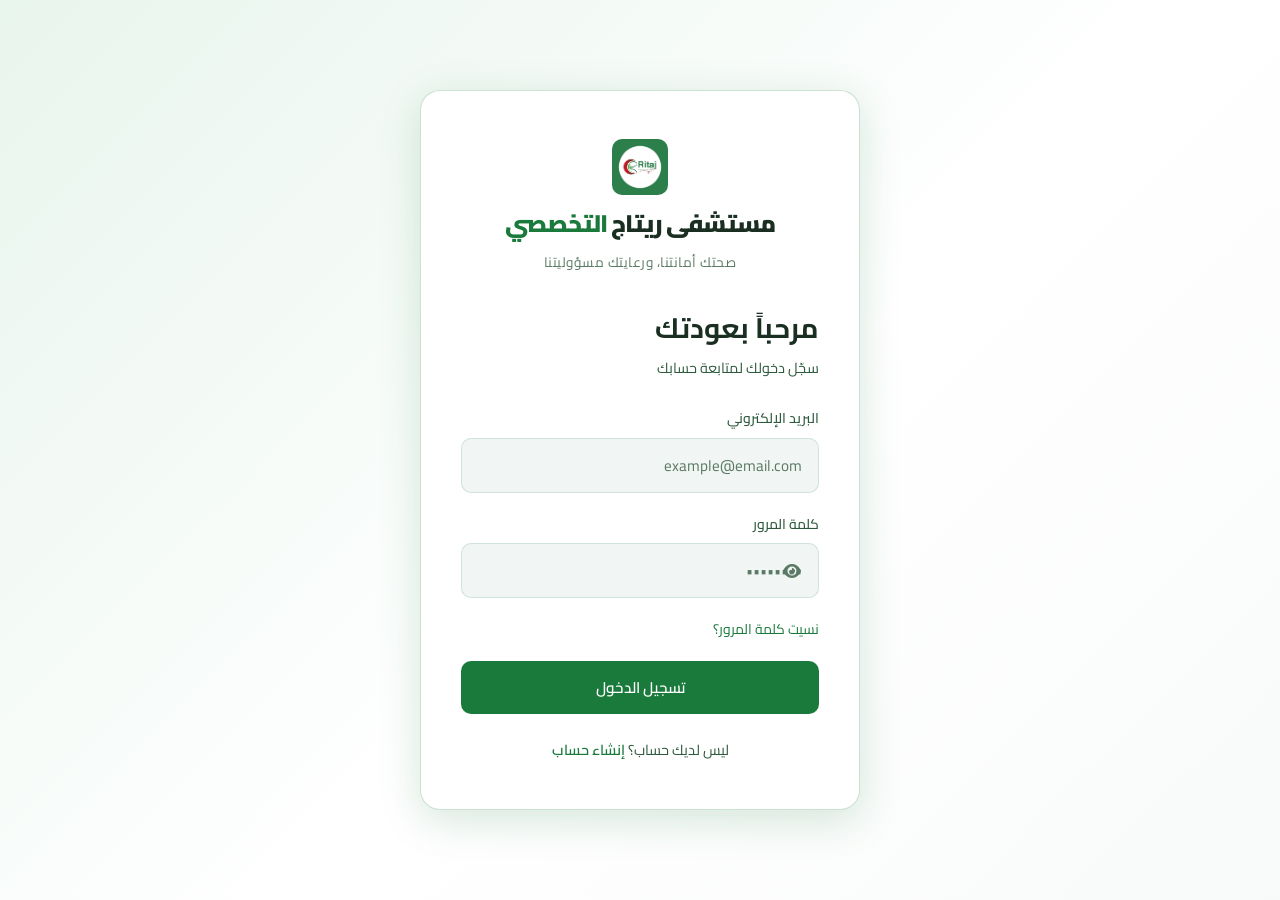
<file: dashboard/index.html>
<html lang="ar" dir="rtl"><head><style>body {transition: opacity ease-in 0.2s; }
body[unresolved] {opacity: 0; display: block; overflow: hidden; position: relative; }
</style>
<meta charset="UTF-8">
<meta name="viewport" content="width=device-width, initial-scale=1.0">
<title>مستشفى ريتاج التخصصي - صحتك أمانتنا، ورعايتك مسؤوليتنا</title>

<link rel="icon" type="image/png" href="../assets/Logo.jpg">
<link rel="stylesheet" href="https://cdnjs.cloudflare.com/ajax/libs/font-awesome/6.5.1/css/all.min.css">
<link href="https://fonts.googleapis.com/css2?family=Cairo:wght@400;600;700;900&amp;display=swap" rel="stylesheet">
<link rel="stylesheet" href="css/dashboard.css">
<style>body{font-family:'Cairo',sans-serif;}</style>
</head>
<body>
<div class="auth-page">
<div class="auth-container">
<div class="auth-card">
<div class="auth-header">
<img src="../assets/Logo.jpg" alt="ريتاج" style="height:56px;object-fit:contain;margin-bottom:10px;border-radius:10px;">
<div class="auth-logo" style="font-size:1.5rem;">مستشفى ريتاج <span class="x">التخصصي</span></div>
<p class="auth-tagline">صحتك أمانتنا، ورعايتك مسؤوليتنا</p>
</div>

<div class="auth-title">
<h1>مرحباً بعودتك</h1>
<p>سجّل دخولك لمتابعة حسابك</p>
</div>

<div class="alert" id="alert"></div>

<form id="loginForm">
<div class="form-group">
<label class="form-label">البريد الإلكتروني</label>
<input type="email" class="form-input" id="email" placeholder="example@email.com" required>
</div>

<div class="form-group">
<label class="form-label">كلمة المرور</label>
<div class="input-wrapper">
<input type="password" class="form-input" id="password" placeholder="••••••••" required>
<span class="input-icon" onclick="togglePassword()">
<i class="fas fa-eye" id="eyeIcon"></i>
</span>
</div>
</div>

<a href="forgot-password.html" class="forgot-link">نسيت كلمة المرور؟</a>

<button type="submit" class="btn btn-primary btn-block" id="submitBtn">تسجيل الدخول</button>
</form>

<div class="auth-footer">
ليس لديك حساب؟ <a href="register.html">إنشاء حساب</a>
</div>
</div>
</div>
</div>

<script src="../config.js"></script>
<script src="js/api.js"></script>
<script>
// 1. Redirect if already logged in
if (API.isLoggedIn()) {
window.location.href = 'dashboard.html';
}

// 2. Password visibility toggle
function togglePassword() {
const input = document.getElementById('password');
const icon = document.getElementById('eyeIcon');
if (input.type === 'password') {
input.type = 'text';
icon.classList.replace('fa-eye', 'fa-eye-slash');
} else {
input.type = 'password';
icon.classList.replace('fa-eye-slash', 'fa-eye');
}
}

// 3. Robust Alert display
function showAlert(message, type = 'error') {
const alert = document.getElementById('alert');
alert.className = `alert alert-${type} show`;
alert.innerHTML = `<i class="fas fa-${type === 'error' ? 'exclamation-circle' : 'check-circle'}"></i> ${message}`;
}

// 4. Form submission handler
document.getElementById('loginForm').addEventListener('submit', async (e) => {
e.preventDefault(); // Stop the page from refreshing

const btn = document.getElementById('submitBtn');
const emailInput = document.getElementById('email');
const passwordInput = document.getElementById('password');

// CRITICAL FIX: Removing spaces and forcing lowercase for the email payload
const cleanEmail = emailInput.value.trim().toLowerCase();
const password = passwordInput.value;

// UI Loading state
btn.disabled = true;
btn.innerHTML = '<span class="spinner"></span> جارِ تسجيل الدخول...';

try {
// Call API using the fixed login method
const result = await API.login(cleanEmail, password);

if (result.success) {
showAlert('تم تسجيل الدخول بنجاح! جارِ التحويل...', 'success');
setTimeout(() => window.location.href = 'dashboard.html', 800);
} else {
// Show ACTUAL error from server (e.g., "Account Locked" or "Invalid credentials")
showAlert(result.message || 'البريد الإلكتروني أو كلمة المرور غير صحيحة');
btn.disabled = false;
btn.innerHTML = 'تسجيل الدخول';
}
} catch (err) {
console.error("Critical Login Error:", err);
showAlert("حدث خطأ في الاتصال. تحقق من الإنترنت.");
btn.disabled = false;
btn.innerHTML = 'تسجيل الدخول';
}
});
</script>

</body></html>
</file>
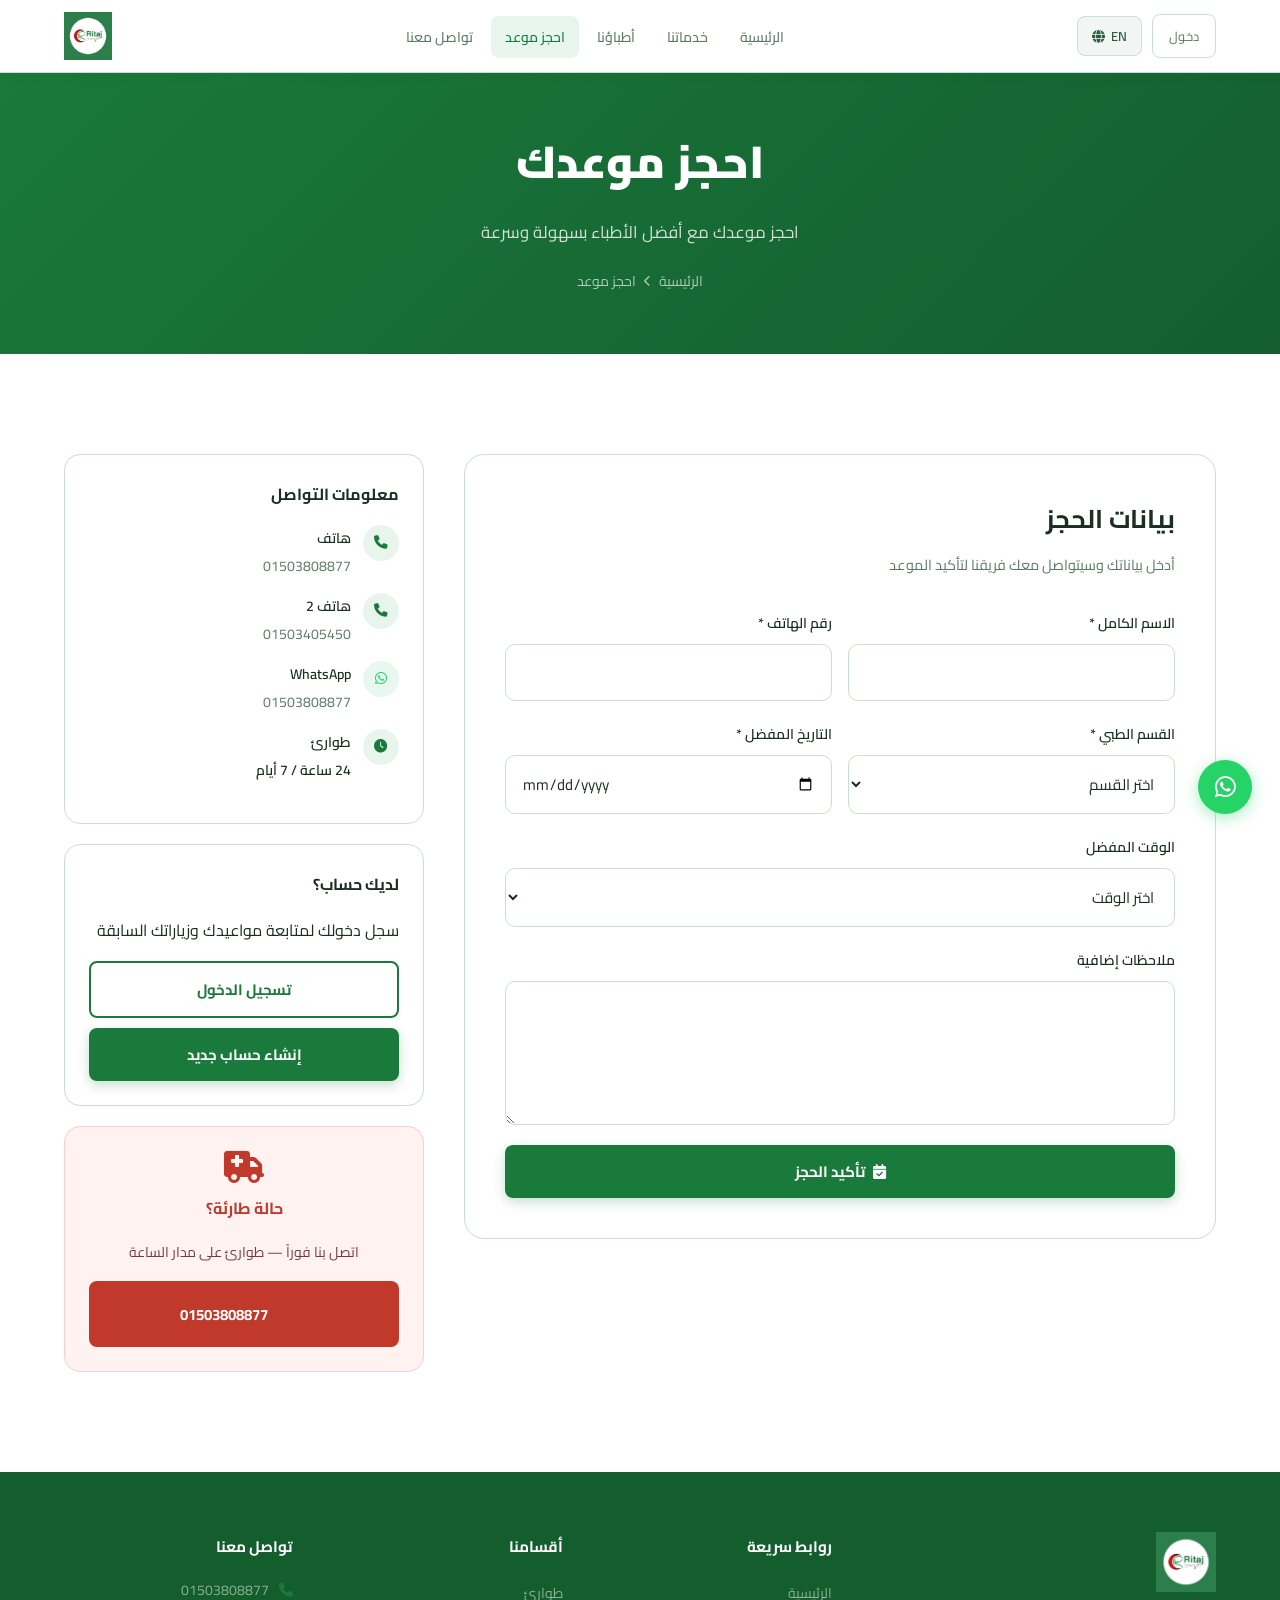
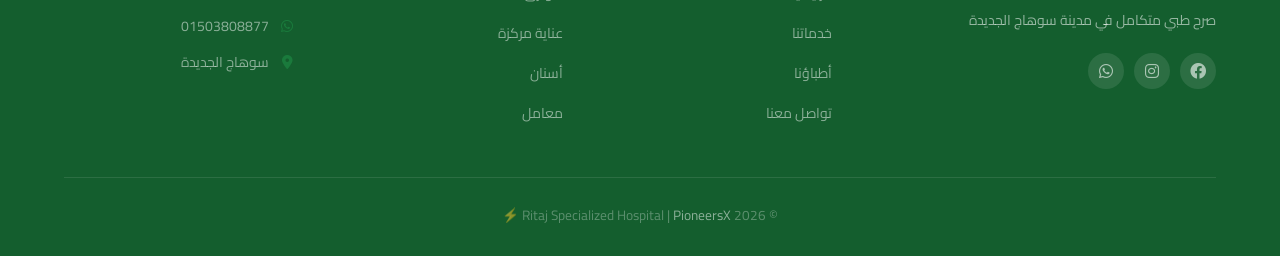
<file: appointment.html>
<html lang="ar" dir="rtl" id="html-root"><head><style>body {transition: opacity ease-in 0.2s; }
body[unresolved] {opacity: 0; display: block; overflow: hidden; position: relative; }
</style>
<meta charset="UTF-8">
<meta name="viewport" content="width=device-width, initial-scale=1.0">
<title>احجز موعد | Ritaj Specialized Hospital</title>
<link rel="icon" type="image/png" href="assets/Logo.jpg">
<link href="https://cdnjs.cloudflare.com/ajax/libs/font-awesome/6.0.0/css/all.min.css" rel="stylesheet">
<link href="https://fonts.googleapis.com/css2?family=Cairo:wght@400;600;700;900&amp;family=Inter:wght@400;500;600;700&amp;display=swap" rel="stylesheet">
<link rel="stylesheet" href="css/style.css">
</head>
<body>

<nav id="navbar">
<div class="nav-inner">
<a href="index.html" class="nav-logo">
<img src="assets/Logo.jpg" alt="Ritaj" onerror="this.outerHTML='<span class=logo-text>e<span>Ritaj</span></span>'">
</a>
<ul class="nav-links" id="navLinks">
<li><a href="index.html" data-ar="الرئيسية" data-en="Home">الرئيسية</a></li>
<li><a href="services.html" data-ar="خدماتنا" data-en="Services">خدماتنا</a></li>
<li><a href="doctors.html" data-ar="أطباؤنا" data-en="Doctors">أطباؤنا</a></li>
<li><a href="appointment.html" data-ar="احجز موعد" data-en="Appointment" class="active">احجز موعد</a></li>
<li><a href="contact.html" data-ar="تواصل معنا" data-en="Contact">تواصل معنا</a></li>
</ul>
<div class="nav-actions">
<button class="lang-toggle" id="langToggle" onclick="toggleLang()"><i class="fas fa-globe"></i><span id="langLabel">EN</span></button>
<a href="dashboard/index.html" class="nav-login" data-ar="دخول" data-en="Login">دخول</a>
<button class="hamburger" id="hamburger"><i class="fas fa-bars"></i></button>
</div>
</div>
</nav>

<section class="page-header">
<div class="container">
<h1 data-ar="احجز موعدك" data-en="Book Your Appointment">احجز موعدك</h1>
<p data-ar="احجز موعدك مع أفضل الأطباء بسهولة وسرعة" data-en="Book your appointment with the best doctors easily and quickly">احجز موعدك مع أفضل الأطباء بسهولة وسرعة</p>
<div class="breadcrumb">
<a href="index.html" data-ar="الرئيسية" data-en="Home">الرئيسية</a>
<i class="fas fa-chevron-left"></i>
<span data-ar="احجز موعد" data-en="Book Appointment">احجز موعد</span>
</div>
</div>
</section>

<section class="section">
<div class="container">
<div class="appointment-layout">

<!-- BOOKING FORM -->
<div class="appt-form-wrap">
<div class="appt-form-header">
<h2 data-ar="بيانات الحجز" data-en="Booking Details">بيانات الحجز</h2>
<p data-ar="أدخل بياناتك وسيتواصل معك فريقنا لتأكيد الموعد" data-en="Enter your details and our team will contact you to confirm the appointment">أدخل بياناتك وسيتواصل معك فريقنا لتأكيد الموعد</p>
</div>

<form id="appointmentForm" class="appt-form">
<div class="form-row">
<div class="fg">
<label data-ar="الاسم الكامل *" data-en="Full Name *">الاسم الكامل *</label>
<input type="text" id="fullName" required placeholder="" data-ar-placeholder="اسمك الكامل" data-en-placeholder="Your full name">
</div>
<div class="fg">
<label data-ar="رقم الهاتف *" data-en="Phone Number *">رقم الهاتف *</label>
<input type="tel" id="phone" required placeholder="" data-ar-placeholder="01xxxxxxxxx" data-en-placeholder="01xxxxxxxxx" dir="ltr">
</div>
</div>

<div class="form-row">
<div class="fg">
<label data-ar="القسم الطبي *" data-en="Department *">القسم الطبي *</label>
<select id="department" required>
<option value="" data-ar="اختر القسم" data-en="Select Department">اختر القسم</option>
<option value="emergency" data-ar="وحدة الطوارئ" data-en="Emergency Unit">وحدة الطوارئ</option>
<option value="icu" data-ar="العناية المركزة" data-en="ICU">العناية المركزة</option>
<option value="surgery" data-ar="قسم العمليات" data-en="Surgery">قسم العمليات</option>
<option value="obstetrics" data-ar="النساء والولادة" data-en="Obstetrics">النساء والولادة</option>
<option value="dental" data-ar="قسم الأسنان" data-en="Dental">قسم الأسنان</option>
<option value="eyes" data-ar="طب العيون" data-en="Ophthalmology">طب العيون</option>
<option value="radiology" data-ar="قسم الأشعة" data-en="Radiology">قسم الأشعة</option>
<option value="labs" data-ar="معامل ريتاج" data-en="Ritaj Labs">معامل ريتاج</option>
<option value="internal" data-ar="أمراض الباطنة" data-en="Internal Medicine">أمراض الباطنة</option>
<option value="endocrine" data-ar="الغدد والسكر" data-en="Endocrinology">الغدد والسكر</option>
<option value="cosmetics" data-ar="قسم التجميل" data-en="Cosmetics">قسم التجميل</option>
<option value="pharmacy" data-ar="صيدلية ريتاج" data-en="Ritaj Pharmacy">صيدلية ريتاج</option>
</select>
</div>
<div class="fg">
<label data-ar="التاريخ المفضل *" data-en="Preferred Date *">التاريخ المفضل *</label>
<input type="date" id="apptDate" required min="2026-07-13">
</div>
</div>

<div class="fg">
<label data-ar="الوقت المفضل" data-en="Preferred Time">الوقت المفضل</label>
<select id="apptTime">
<option value="" data-ar="اختر الوقت" data-en="Select Time">اختر الوقت</option>
<option value="morning" data-ar="الصباح (9ص - 12م)" data-en="Morning (9AM - 12PM)">الصباح (9ص - 12م)</option>
<option value="afternoon" data-ar="الظهيرة (12م - 4م)" data-en="Afternoon (12PM - 4PM)">الظهيرة (12م - 4م)</option>
<option value="evening" data-ar="المساء (4م - 9م)" data-en="Evening (4PM - 9PM)">المساء (4م - 9م)</option>
</select>
</div>

<div class="fg">
<label data-ar="ملاحظات إضافية" data-en="Additional Notes">ملاحظات إضافية</label>
<textarea id="notes" rows="4" placeholder="" data-ar-placeholder="أي معلومات إضافية تساعد الطبيب..." data-en-placeholder="Any additional information to help the doctor..."></textarea>
</div>

<button type="submit" class="btn btn-primary btn-full" id="submitBtn">
<i class="fas fa-calendar-check"></i>
<span data-ar="تأكيد الحجز" data-en="Confirm Booking">تأكيد الحجز</span>
</button>
</form>

<!-- Success message -->
<!-- FIX: this used to be nested INSIDE the <form> above. The submit
     handler sets the form's own display to 'none' after a successful
     booking, which — because a hidden parent hides all its children
     regardless of their own display value — hid this success message
     right along with the form, so users saw the form silently vanish
     with no confirmation at all. Moving it to be a sibling of the form
     (still inside .appt-form-wrap) fixes that: the JS below already
     toggles #apptSuccess's own display independently, so it now shows
     correctly once the form is hidden. -->
<div class="appt-success" id="apptSuccess" style="display:none">
<i class="fas fa-check-circle"></i>
<h3 data-ar="تم استلام طلب حجزك بنجاح!" data-en="Your booking request has been received!">تم استلام طلب حجزك بنجاح!</h3>
<p data-ar="سيتواصل معك فريقنا خلال ساعتين لتأكيد الموعد" data-en="Our team will contact you within 2 hours to confirm the appointment">سيتواصل معك فريقنا خلال ساعتين لتأكيد الموعد</p>
<a href="https://wa.me/201503808877" class="btn btn-primary" target="_blank" data-ar="تواصل عبر واتساب" data-en="Contact via WhatsApp">تواصل عبر واتساب</a>
</div>
</div>

<!-- SIDEBAR INFO -->
<div class="appt-sidebar">
<div class="appt-info-card">
<h3 data-ar="معلومات التواصل" data-en="Contact Information">معلومات التواصل</h3>
<div class="appt-contact-item">
<div class="aci-icon"><i class="fas fa-phone"></i></div>
<div>
<span data-ar="هاتف" data-en="Phone">هاتف</span>
<a href="tel:01503808877" dir="ltr">01503808877</a>
</div>
</div>
<div class="appt-contact-item">
<div class="aci-icon"><i class="fas fa-phone"></i></div>
<div>
<span data-ar="هاتف 2" data-en="Phone 2">هاتف 2</span>
<a href="tel:01503405450" dir="ltr">01503405450</a>
</div>
</div>
<div class="appt-contact-item">
<div class="aci-icon green"><i class="fab fa-whatsapp"></i></div>
<div>
<span>WhatsApp</span>
<a href="https://wa.me/201503808877" target="_blank" dir="ltr">01503808877</a>
</div>
</div>
<div class="appt-contact-item">
<div class="aci-icon"><i class="fas fa-clock"></i></div>
<div>
<span data-ar="طوارئ" data-en="Emergency">طوارئ</span>
<span data-ar="24 ساعة / 7 أيام" data-en="24/7">24 ساعة / 7 أيام</span>
</div>
</div>
</div>

<div class="appt-info-card">
<h3 data-ar="لديك حساب؟" data-en="Have an Account?">لديك حساب؟</h3>
<p data-ar="سجل دخولك لمتابعة مواعيدك وزياراتك السابقة" data-en="Login to track your appointments and past visits">سجل دخولك لمتابعة مواعيدك وزياراتك السابقة</p>
<a href="dashboard/index.html" class="btn btn-outline btn-full" style="margin-top:16px;justify-content:center" data-ar="تسجيل الدخول" data-en="Login">تسجيل الدخول</a>
<a href="dashboard/register.html" class="btn btn-primary btn-full" style="margin-top:10px;justify-content:center" data-ar="إنشاء حساب جديد" data-en="Create New Account">إنشاء حساب جديد</a>
</div>

<div class="appt-info-card emergency-card">
<i class="fas fa-ambulance"></i>
<h3 data-ar="حالة طارئة؟" data-en="Emergency?">حالة طارئة؟</h3>
<p data-ar="اتصل بنا فوراً — طوارئ على مدار الساعة" data-en="Call us immediately — 24/7 emergency">اتصل بنا فوراً — طوارئ على مدار الساعة</p>
<a href="tel:01503808877" class="btn btn-red btn-full" style="margin-top:16px;justify-content:center">
<i class="fas fa-phone"></i> 01503808877
</a>
</div>
</div>

</div>
</div>
</section>

<footer>
<div class="container">
<div class="footer-grid">
<div class="footer-brand">
<img src="assets/Logo.jpg" alt="Ritaj" style="height:60px;margin-bottom:16px" onerror="this.outerHTML='<div style=font-size:24px;font-weight:900;color:#fff>eRitaj</div>'">
<p data-ar="صرح طبي متكامل في مدينة سوهاج الجديدة" data-en="A comprehensive medical facility in New Sohag">صرح طبي متكامل في مدينة سوهاج الجديدة</p>
<div class="footer-social">
<a href="https://www.facebook.com/RitajHospital" target="_blank"><i class="fab fa-facebook"></i></a>
<a href="https://www.instagram.com/ritajhospital/" target="_blank"><i class="fab fa-instagram"></i></a>
<a href="https://wa.me/201503808877" target="_blank"><i class="fab fa-whatsapp"></i></a>
</div>
</div>
<div class="footer-links"><h4 data-ar="روابط سريعة" data-en="Quick Links">روابط سريعة</h4><ul><li><a href="index.html" data-ar="الرئيسية" data-en="Home">الرئيسية</a></li><li><a href="services.html" data-ar="خدماتنا" data-en="Services">خدماتنا</a></li><li><a href="doctors.html" data-ar="أطباؤنا" data-en="Doctors">أطباؤنا</a></li><li><a href="contact.html" data-ar="تواصل معنا" data-en="Contact">تواصل معنا</a></li></ul></div>
<div class="footer-links"><h4 data-ar="أقسامنا" data-en="Departments">أقسامنا</h4><ul><li><a href="services.html" data-ar="طوارئ" data-en="Emergency">طوارئ</a></li><li><a href="services.html" data-ar="عناية مركزة" data-en="ICU">عناية مركزة</a></li><li><a href="services.html" data-ar="أسنان" data-en="Dental">أسنان</a></li><li><a href="services.html" data-ar="معامل" data-en="Labs">معامل</a></li></ul></div>
<div class="footer-contact"><h4 data-ar="تواصل معنا" data-en="Contact">تواصل معنا</h4><p><i class="fas fa-phone"></i><a href="tel:01503808877" dir="ltr">01503808877</a></p><p><i class="fab fa-whatsapp"></i><a href="https://wa.me/201503808877" target="_blank" dir="ltr">01503808877</a></p><p><i class="fas fa-map-marker-alt"></i><span data-ar="سوهاج الجديدة" data-en="New Sohag">سوهاج الجديدة</span></p></div>
</div>
<div class="footer-bottom"><p>© 2026 Ritaj Specialized Hospital | <a href="https://pioneersxai.github.io/PioneersX-agency-Egy-Sa/" target="_blank">PioneersX ⚡</a></p></div>
</div>
</footer>

<a href="https://wa.me/201503808877" class="wa-float" target="_blank"><i class="fab fa-whatsapp"></i></a>
<a href="#" class="scroll-top" id="scrollTop"><i class="fas fa-arrow-up"></i></a>

<script>
let currentLang = 'ar';
function toggleLang() {
currentLang = currentLang === 'ar' ? 'en' : 'ar';
const isAr = currentLang === 'ar';
document.getElementById('html-root').lang = currentLang;
document.getElementById('html-root').dir = isAr ? 'rtl' : 'ltr';
// FIX: was 'عر' (truncated Arabic fragment) — now clean 'AR' to match 'EN'.
document.getElementById('langLabel').textContent = isAr ? 'EN' : 'AR';
document.querySelectorAll('[data-ar]').forEach(el => { el.textContent = isAr ? el.dataset.ar : el.dataset.en; });
document.querySelectorAll('[data-ar-placeholder]').forEach(el => { el.placeholder = isAr ? el.dataset.arPlaceholder : el.dataset.enPlaceholder; });
localStorage.setItem('ritaj-lang', currentLang);
}

window.addEventListener('DOMContentLoaded', () => {
// Set min date to today
document.getElementById('apptDate').min = new Date().toISOString().split('T')[0];
const saved = localStorage.getItem('ritaj-lang');
if (saved && saved !== 'ar') toggleLang();
});

// Form submit
document.getElementById('appointmentForm').addEventListener('submit', async (e) => {
e.preventDefault();
const btn = document.getElementById('submitBtn');
btn.disabled = true;
btn.innerHTML = '<i class="fas fa-spinner fa-spin"></i>';

const data = {
name: document.getElementById('fullName').value,
phone: document.getElementById('phone').value,
department: document.getElementById('department').value,
date: document.getElementById('apptDate').value,
time: document.getElementById('apptTime').value,
notes: document.getElementById('notes').value,
hospital: 'Ritaj Specialized Hospital'
};

// Send to WhatsApp as fallback (backend integration ready)
const msg = `حجز موعد جديد - مستشفى ريتاج\nالاسم: ${data.name}\nالهاتف: ${data.phone}\nالقسم: ${data.department}\nالتاريخ: ${data.date}\nالوقت: ${data.time}\nملاحظات: ${data.notes}`;

document.getElementById('appointmentForm').style.display = 'none';
document.getElementById('apptSuccess').style.display = 'block';

// Also open WhatsApp with pre-filled message
setTimeout(() => {
window.open(`https://wa.me/201503808877?text=${encodeURIComponent(msg)}`, '_blank');
}, 1500);
});

window.addEventListener('scroll', () => {
document.getElementById('navbar').classList.toggle('scrolled', scrollY > 60);
document.getElementById('scrollTop').classList.toggle('show', scrollY > 400);
});
document.getElementById('hamburger').addEventListener('click', () => { document.getElementById('navLinks').classList.toggle('open'); });
document.getElementById('scrollTop').addEventListener('click', e => { e.preventDefault(); window.scrollTo({top:0,behavior:'smooth'}); });
</script>

</body></html>
</file>
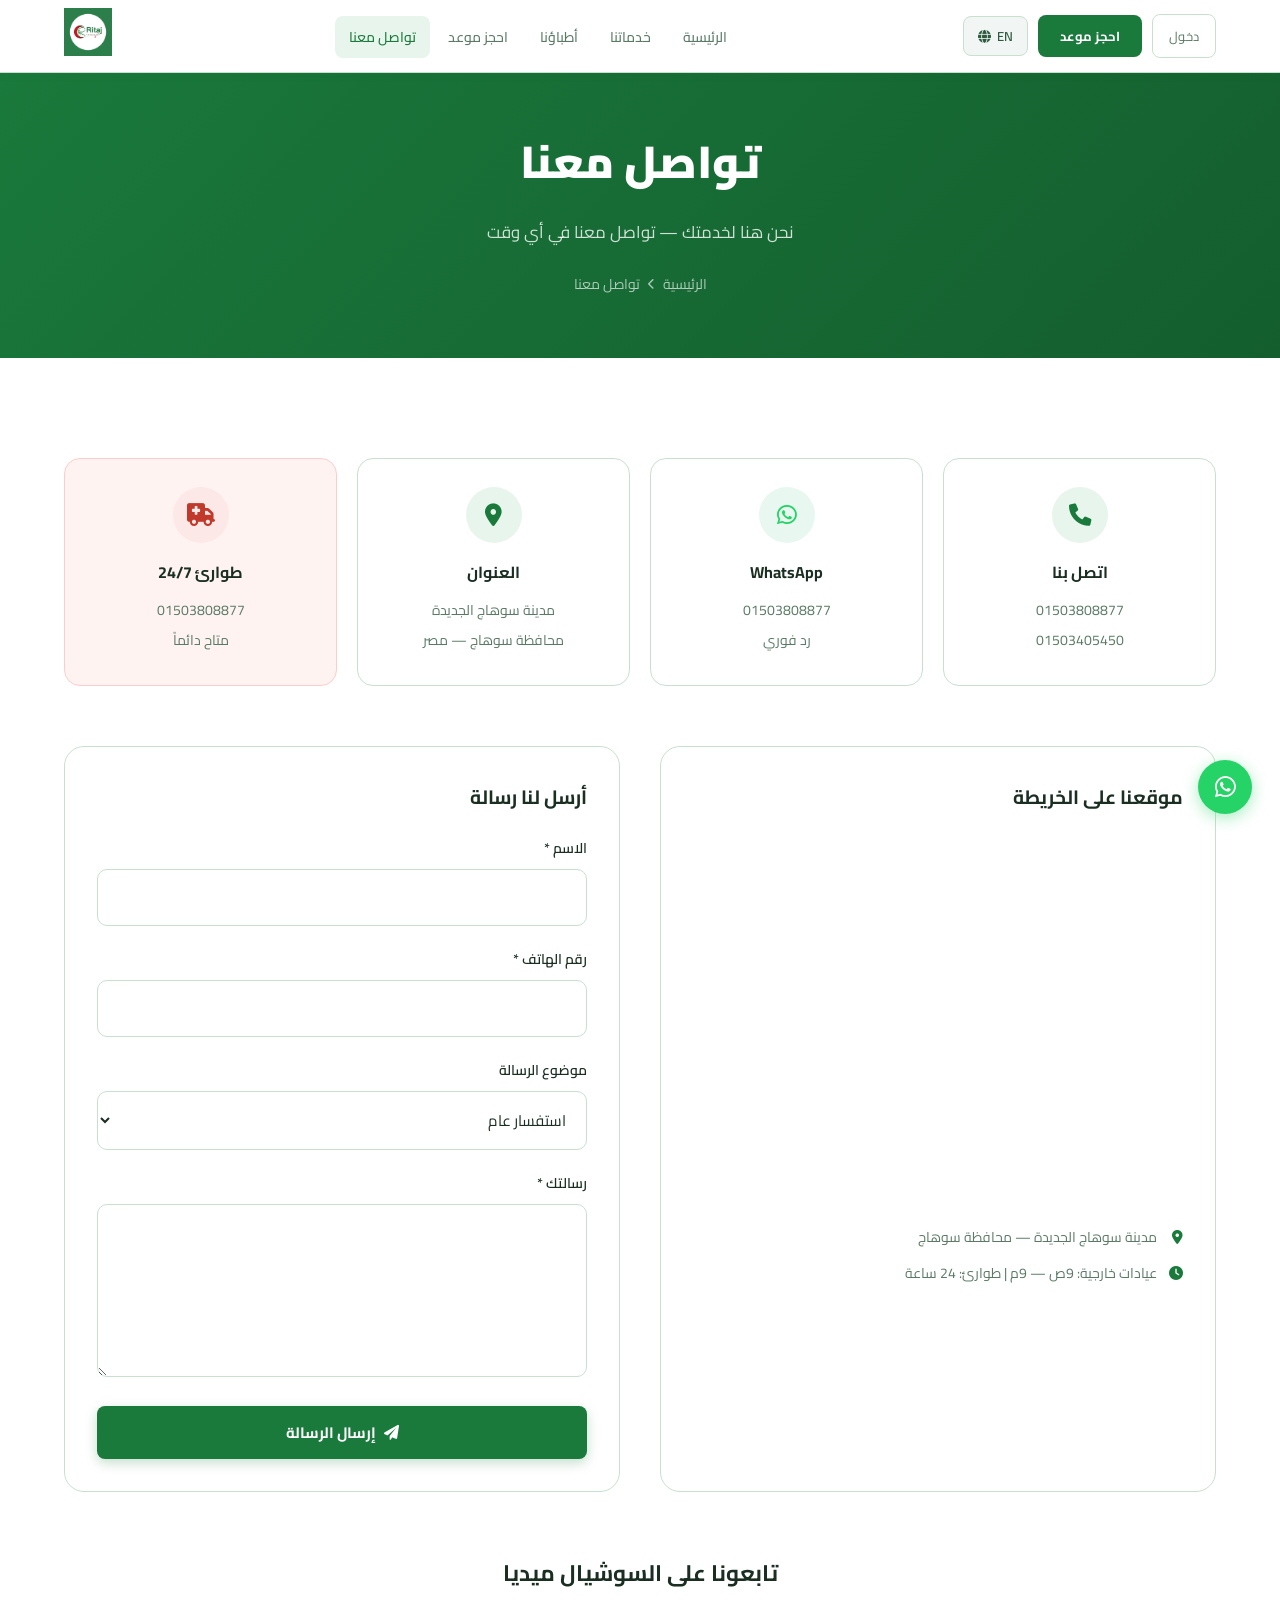
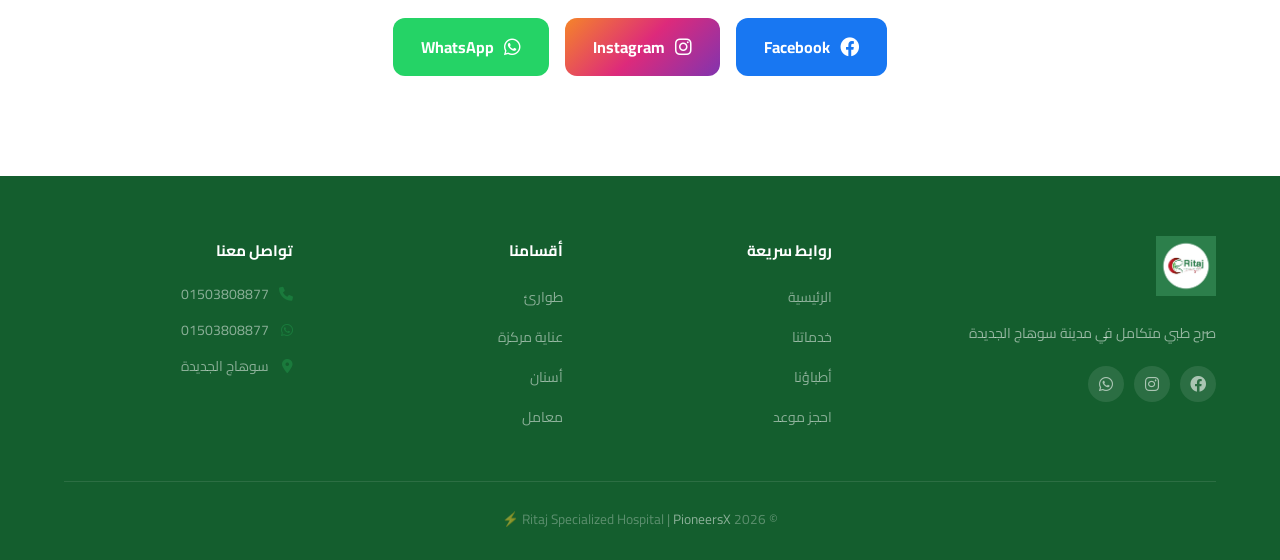
<file: contact.html>
<!DOCTYPE html>
<html lang="ar" dir="rtl" id="html-root">
<head>
  <meta charset="UTF-8">
  <meta name="viewport" content="width=device-width, initial-scale=1.0">
  <title>تواصل معنا | Ritaj Specialized Hospital</title>
  <link rel="icon" type="image/png" href="assets/Logo.jpg">
  <link href="https://cdnjs.cloudflare.com/ajax/libs/font-awesome/6.0.0/css/all.min.css" rel="stylesheet">
  <link href="https://fonts.googleapis.com/css2?family=Cairo:wght@400;600;700;900&family=Inter:wght@400;500;600;700&display=swap" rel="stylesheet">
  <link rel="stylesheet" href="css/style.css">
</head>
<body>

  <nav id="navbar">
    <div class="nav-inner">
      <a href="index.html" class="nav-logo">
        <img src="assets/Logo.jpg" alt="Ritaj" onerror="this.outerHTML='<span class=logo-text>e<span>Ritaj</span></span>'">
      </a>
      <ul class="nav-links" id="navLinks">
        <li><a href="index.html"       data-ar="الرئيسية"   data-en="Home">الرئيسية</a></li>
        <li><a href="services.html"    data-ar="خدماتنا"    data-en="Services">خدماتنا</a></li>
        <li><a href="doctors.html"     data-ar="أطباؤنا"    data-en="Doctors">أطباؤنا</a></li>
        <li><a href="appointment.html" data-ar="احجز موعد"  data-en="Appointment">احجز موعد</a></li>
        <li><a href="contact.html"     data-ar="تواصل معنا" data-en="Contact" class="active">تواصل معنا</a></li>
      </ul>
      <div class="nav-actions">
        <button class="lang-toggle" id="langToggle" onclick="toggleLang()"><i class="fas fa-globe"></i><span id="langLabel">EN</span></button>
        <a href="appointment.html" class="nav-cta" data-ar="احجز موعد" data-en="Book Now">احجز موعد</a>
        <a href="dashboard/index.html" class="nav-login" data-ar="دخول" data-en="Login">دخول</a>
        <button class="hamburger" id="hamburger"><i class="fas fa-bars"></i></button>
      </div>
    </div>
  </nav>

  <section class="page-header">
    <div class="container">
      <h1 data-ar="تواصل معنا" data-en="Contact Us">تواصل معنا</h1>
      <p data-ar="نحن هنا لخدمتك — تواصل معنا في أي وقت" data-en="We are here to serve you — contact us anytime">نحن هنا لخدمتك — تواصل معنا في أي وقت</p>
      <div class="breadcrumb">
        <a href="index.html" data-ar="الرئيسية" data-en="Home">الرئيسية</a>
        <i class="fas fa-chevron-left"></i>
        <span data-ar="تواصل معنا" data-en="Contact">تواصل معنا</span>
      </div>
    </div>
  </section>

  <section class="section">
    <div class="container">

      <!-- CONTACT CARDS -->
      <div class="contact-cards">
        <div class="contact-card fade-in">
          <div class="cc-icon"><i class="fas fa-phone"></i></div>
          <h3 data-ar="اتصل بنا" data-en="Call Us">اتصل بنا</h3>
          <a href="tel:01503808877" dir="ltr">01503808877</a>
          <a href="tel:01503405450" dir="ltr">01503405450</a>
        </div>
        <div class="contact-card fade-in">
          <div class="cc-icon green"><i class="fab fa-whatsapp"></i></div>
          <h3>WhatsApp</h3>
          <a href="https://wa.me/201503808877" target="_blank" dir="ltr">01503808877</a>
          <span data-ar="رد فوري" data-en="Instant reply">رد فوري</span>
        </div>
        <div class="contact-card fade-in">
          <div class="cc-icon"><i class="fas fa-map-marker-alt"></i></div>
          <h3 data-ar="العنوان" data-en="Address">العنوان</h3>
          <span data-ar="مدينة سوهاج الجديدة" data-en="New Sohag City">مدينة سوهاج الجديدة</span>
          <span data-ar="محافظة سوهاج — مصر" data-en="Sohag Governorate — Egypt">محافظة سوهاج — مصر</span>
        </div>
        <div class="contact-card fade-in red">
          <div class="cc-icon"><i class="fas fa-ambulance"></i></div>
          <h3 data-ar="طوارئ 24/7" data-en="Emergency 24/7">طوارئ 24/7</h3>
          <a href="tel:01503808877" dir="ltr">01503808877</a>
          <span data-ar="متاح دائماً" data-en="Always available">متاح دائماً</span>
        </div>
      </div>

      <!-- MAP + FORM -->
      <div class="contact-layout">
        <div class="contact-map-wrap fade-in">
          <h3 data-ar="موقعنا على الخريطة" data-en="Our Location on the Map">موقعنا على الخريطة</h3>
          <div class="map-embed">
            <iframe
              src="https://www.google.com/maps/embed?pb=!1m18!1m12!1m3!1d3475.8!2d31.7!3d26.55!2m3!1f0!2f0!3f0!3m2!1i1024!2i768!4f13.1!3m3!1m2!1s0x0%3A0x0!2zMjbCsDMzJzAwLjAiTiAzMcKwNDInMDAuMCJF!5e0!3m2!1sar!2seg!4v1620000000000"
              width="100%" height="360" style="border:0;border-radius:16px" allowfullscreen="" loading="lazy">
            </iframe>
          </div>
          <div class="map-info">
            <div class="mi-item"><i class="fas fa-map-marker-alt"></i><span data-ar="مدينة سوهاج الجديدة — محافظة سوهاج" data-en="New Sohag City — Sohag Governorate">مدينة سوهاج الجديدة — محافظة سوهاج</span></div>
            <div class="mi-item"><i class="fas fa-clock"></i><span data-ar="عيادات خارجية: 9ص — 9م | طوارئ: 24 ساعة" data-en="Outpatient: 9AM — 9PM | Emergency: 24hrs">عيادات خارجية: 9ص — 9م | طوارئ: 24 ساعة</span></div>
          </div>
        </div>

        <div class="contact-form-wrap fade-in">
          <h3 data-ar="أرسل لنا رسالة" data-en="Send Us a Message">أرسل لنا رسالة</h3>
          <form id="contactForm">
            <div class="fg">
              <label data-ar="الاسم *" data-en="Name *">الاسم *</label>
              <input type="text" required placeholder="" data-ar-placeholder="اسمك الكامل" data-en-placeholder="Your full name">
            </div>
            <div class="fg">
              <label data-ar="رقم الهاتف *" data-en="Phone *">رقم الهاتف *</label>
              <input type="tel" required placeholder="" data-ar-placeholder="01xxxxxxxxx" data-en-placeholder="01xxxxxxxxx" dir="ltr">
            </div>
            <div class="fg">
              <label data-ar="موضوع الرسالة" data-en="Subject">موضوع الرسالة</label>
              <select>
                <option data-ar="استفسار عام" data-en="General Inquiry">استفسار عام</option>
                <option data-ar="حجز موعد" data-en="Book Appointment">حجز موعد</option>
                <option data-ar="استفسار طبي" data-en="Medical Inquiry">استفسار طبي</option>
                <option data-ar="شكوى أو اقتراح" data-en="Complaint or Suggestion">شكوى أو اقتراح</option>
              </select>
            </div>
            <div class="fg">
              <label data-ar="رسالتك *" data-en="Message *">رسالتك *</label>
              <textarea rows="5" required placeholder="" data-ar-placeholder="اكتب رسالتك هنا..." data-en-placeholder="Write your message here..."></textarea>
            </div>
            <button type="submit" class="btn btn-primary btn-full">
              <i class="fas fa-paper-plane"></i>
              <span data-ar="إرسال الرسالة" data-en="Send Message">إرسال الرسالة</span>
            </button>
          </form>
        </div>
      </div>

      <!-- SOCIAL -->
      <div class="social-section fade-in">
        <h3 data-ar="تابعونا على السوشيال ميديا" data-en="Follow Us on Social Media">تابعونا على السوشيال ميديا</h3>
        <div class="social-links-big">
          <a href="https://www.facebook.com/RitajHospital" target="_blank" class="slb facebook">
            <i class="fab fa-facebook"></i>
            <span>Facebook</span>
          </a>
          <a href="https://www.instagram.com/ritajhospital/" target="_blank" class="slb instagram">
            <i class="fab fa-instagram"></i>
            <span>Instagram</span>
          </a>
          <a href="https://wa.me/201503808877" target="_blank" class="slb whatsapp">
            <i class="fab fa-whatsapp"></i>
            <span>WhatsApp</span>
          </a>
        </div>
      </div>

    </div>
  </section>

  <footer>
    <div class="container">
      <div class="footer-grid">
        <div class="footer-brand">
          <img src="assets/Logo.jpg" alt="Ritaj" style="height:60px;margin-bottom:16px" onerror="this.outerHTML='<div style=font-size:24px;font-weight:900;color:#fff>eRitaj</div>'">
          <p data-ar="صرح طبي متكامل في مدينة سوهاج الجديدة" data-en="A comprehensive medical facility in New Sohag">صرح طبي متكامل في مدينة سوهاج الجديدة</p>
          <div class="footer-social">
            <a href="https://www.facebook.com/RitajHospital" target="_blank"><i class="fab fa-facebook"></i></a>
            <a href="https://www.instagram.com/ritajhospital/" target="_blank"><i class="fab fa-instagram"></i></a>
            <a href="https://wa.me/201503808877" target="_blank"><i class="fab fa-whatsapp"></i></a>
          </div>
        </div>
        <div class="footer-links"><h4 data-ar="روابط سريعة" data-en="Quick Links">روابط سريعة</h4><ul><li><a href="index.html" data-ar="الرئيسية" data-en="Home">الرئيسية</a></li><li><a href="services.html" data-ar="خدماتنا" data-en="Services">خدماتنا</a></li><li><a href="doctors.html" data-ar="أطباؤنا" data-en="Doctors">أطباؤنا</a></li><li><a href="appointment.html" data-ar="احجز موعد" data-en="Book">احجز موعد</a></li></ul></div>
        <div class="footer-links"><h4 data-ar="أقسامنا" data-en="Departments">أقسامنا</h4><ul><li><a href="services.html" data-ar="طوارئ" data-en="Emergency">طوارئ</a></li><li><a href="services.html" data-ar="عناية مركزة" data-en="ICU">عناية مركزة</a></li><li><a href="services.html" data-ar="أسنان" data-en="Dental">أسنان</a></li><li><a href="services.html" data-ar="معامل" data-en="Labs">معامل</a></li></ul></div>
        <div class="footer-contact"><h4 data-ar="تواصل معنا" data-en="Contact">تواصل معنا</h4><p><i class="fas fa-phone"></i><a href="tel:01503808877" dir="ltr">01503808877</a></p><p><i class="fab fa-whatsapp"></i><a href="https://wa.me/201503808877" target="_blank" dir="ltr">01503808877</a></p><p><i class="fas fa-map-marker-alt"></i><span data-ar="سوهاج الجديدة" data-en="New Sohag">سوهاج الجديدة</span></p></div>
      </div>
      <div class="footer-bottom"><p>© 2026 Ritaj Specialized Hospital | <a href="https://pioneersxai.github.io/PioneersX-agency-Egy-Sa/" target="_blank">PioneersX ⚡</a></p></div>
    </div>
  </footer>

  <a href="https://wa.me/201503808877" class="wa-float" target="_blank"><i class="fab fa-whatsapp"></i></a>
  <a href="#" class="scroll-top" id="scrollTop"><i class="fas fa-arrow-up"></i></a>

  <script>
  let currentLang = 'ar';
  function toggleLang() {
    currentLang = currentLang === 'ar' ? 'en' : 'ar';
    const isAr = currentLang === 'ar';
    document.getElementById('html-root').lang = currentLang;
    document.getElementById('html-root').dir = isAr ? 'rtl' : 'ltr';
    document.getElementById('langLabel').textContent = isAr ? 'EN' : 'عر';
    document.querySelectorAll('[data-ar]').forEach(el => { el.textContent = isAr ? el.dataset.ar : el.dataset.en; });
    document.querySelectorAll('[data-ar-placeholder]').forEach(el => { el.placeholder = isAr ? el.dataset.arPlaceholder : el.dataset.enPlaceholder; });
    localStorage.setItem('ritaj-lang', currentLang);
  }
  window.addEventListener('DOMContentLoaded', () => {
    const saved = localStorage.getItem('ritaj-lang');
    if (saved && saved !== 'ar') toggleLang();
  });
  document.getElementById('contactForm').addEventListener('submit', e => {
    e.preventDefault();
    alert(currentLang === 'ar' ? 'تم إرسال رسالتك! سنتواصل معك قريباً.' : 'Message sent! We will contact you soon.');
    e.target.reset();
  });
  window.addEventListener('scroll', () => {
    document.getElementById('navbar').classList.toggle('scrolled', scrollY > 60);
    document.getElementById('scrollTop').classList.toggle('show', scrollY > 400);
  });
  document.getElementById('hamburger').addEventListener('click', () => { document.getElementById('navLinks').classList.toggle('open'); });
  document.getElementById('scrollTop').addEventListener('click', e => { e.preventDefault(); window.scrollTo({top:0,behavior:'smooth'}); });
  const obs = new IntersectionObserver(entries => { entries.forEach(e => { if(e.isIntersecting) e.target.classList.add('visible'); }); }, {threshold:0.1});
  document.querySelectorAll('.fade-in').forEach(el => obs.observe(el));
  </script>
</body>
</html>
</file>
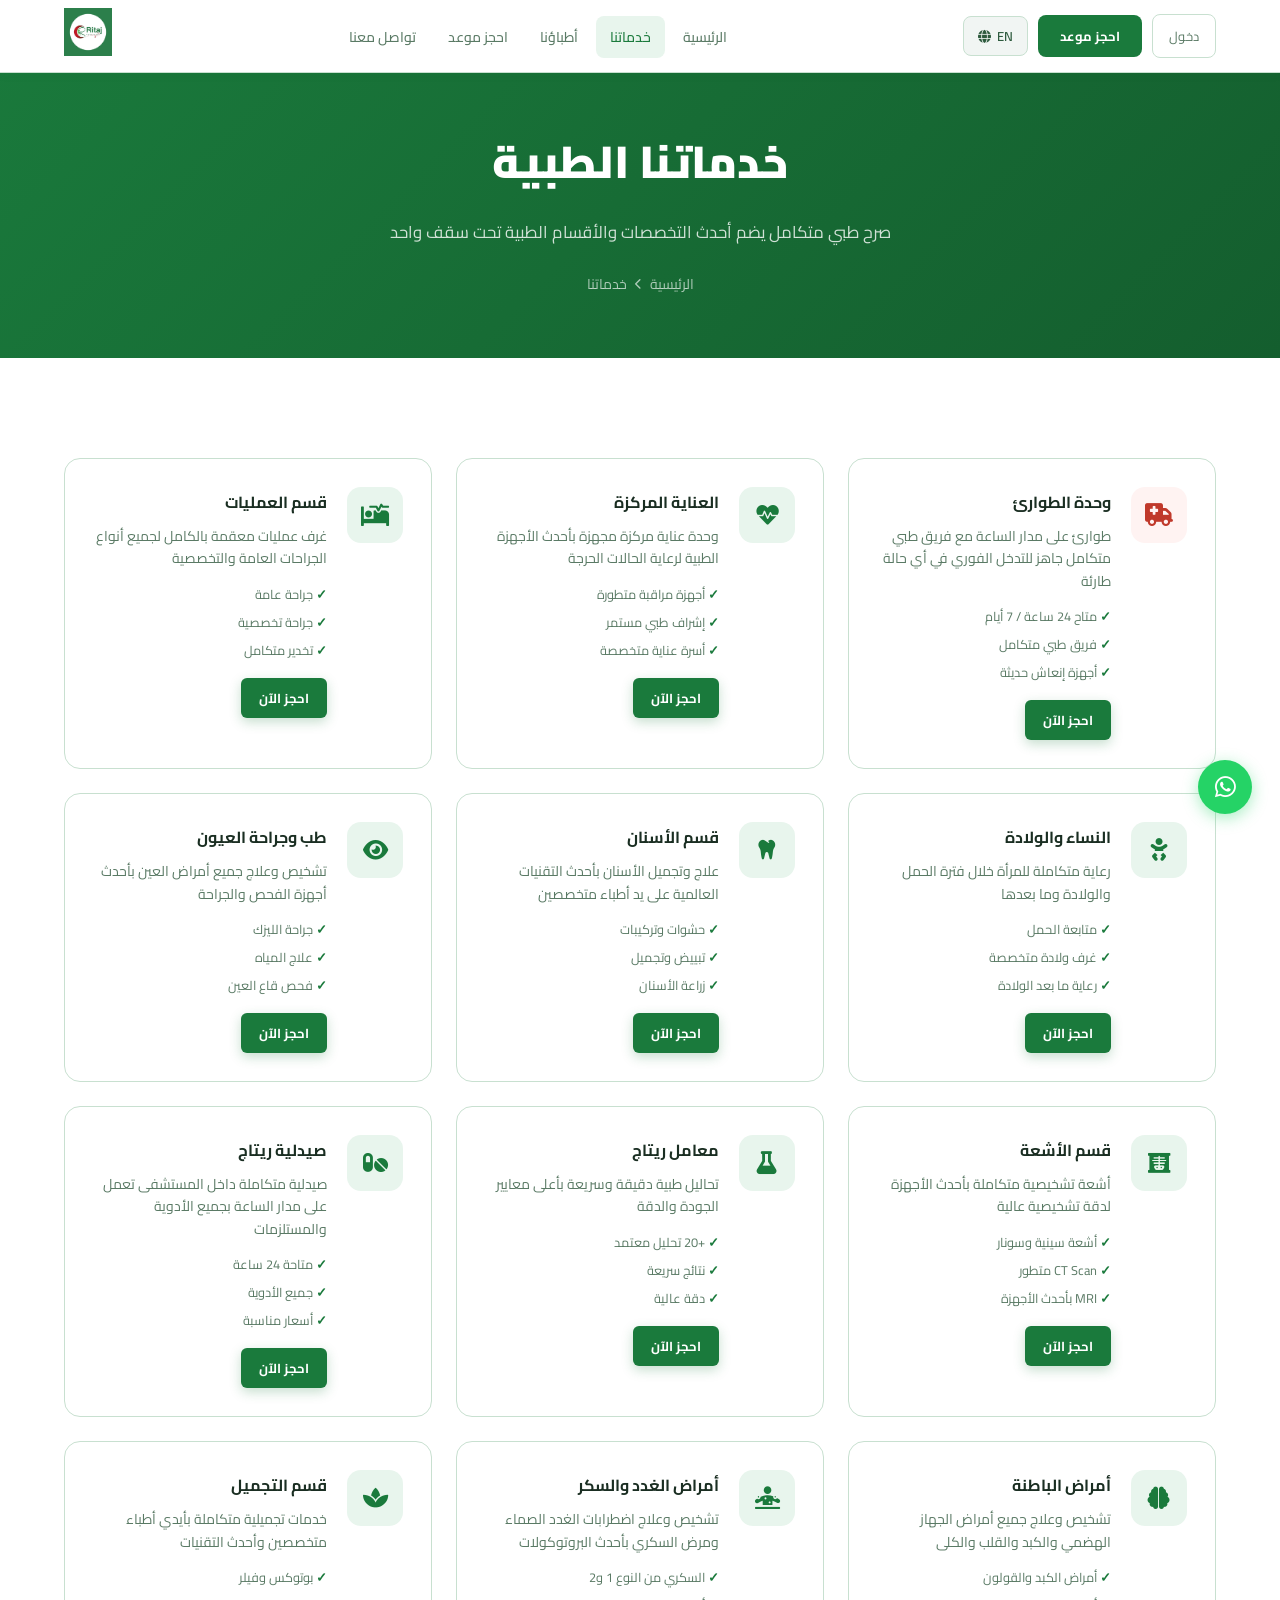
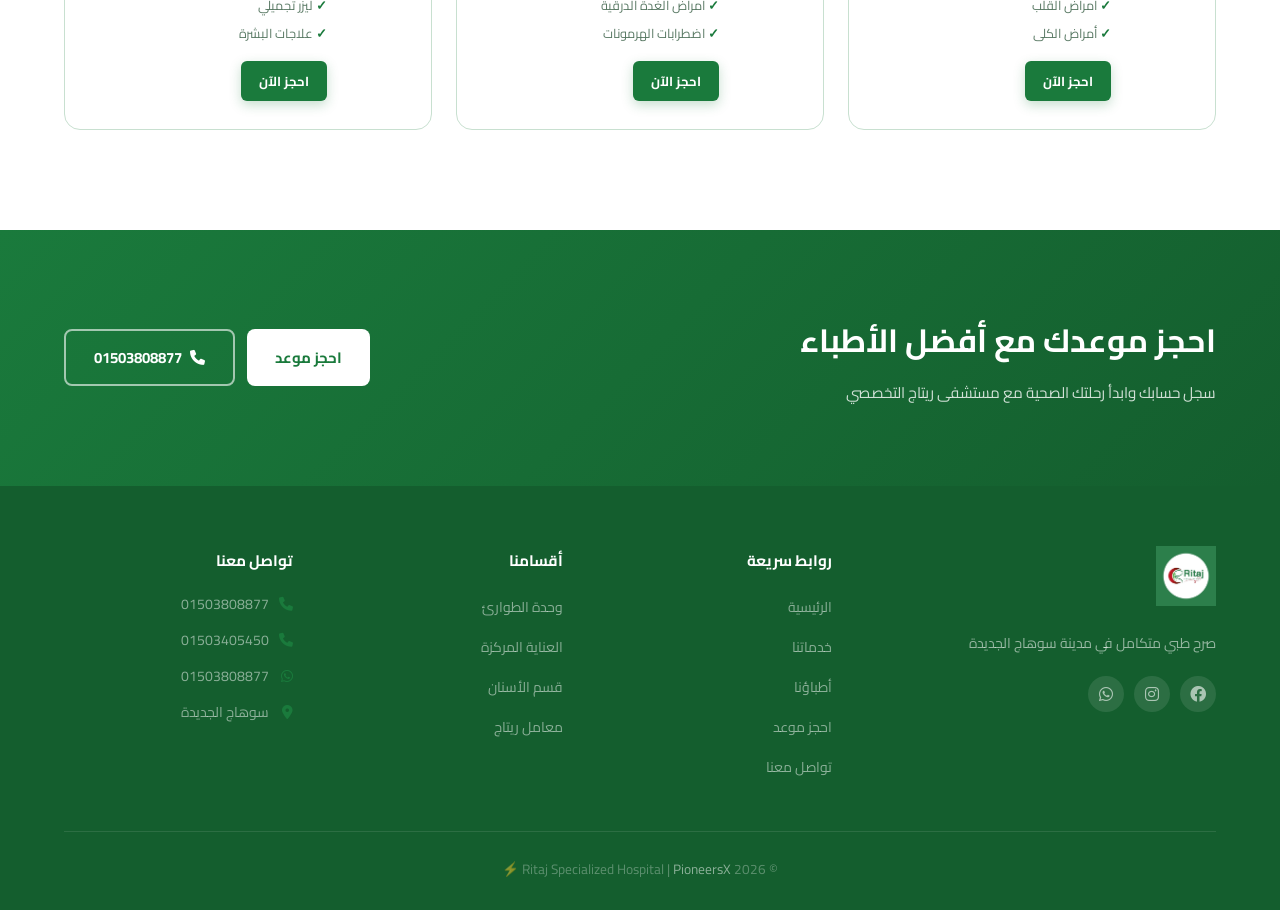
<file: services.html>
<!DOCTYPE html>
<html lang="ar" dir="rtl" id="html-root">
<head>
  <meta charset="UTF-8">
  <meta name="viewport" content="width=device-width, initial-scale=1.0">
  <title>خدماتنا | Ritaj Specialized Hospital</title>
  <link rel="icon" type="image/png" href="assets/Logo.jpg">
  <link href="https://cdnjs.cloudflare.com/ajax/libs/font-awesome/6.0.0/css/all.min.css" rel="stylesheet">
  <link href="https://fonts.googleapis.com/css2?family=Cairo:wght@400;600;700;900&family=Inter:wght@400;500;600;700&display=swap" rel="stylesheet">
  <link rel="stylesheet" href="css/style.css">
</head>
<body>

  <nav id="navbar">
    <div class="nav-inner">
      <a href="index.html" class="nav-logo">
        <img src="assets/Logo.jpg" alt="Ritaj" onerror="this.outerHTML='<span class=logo-text>e<span>Ritaj</span></span>'">
      </a>
      <ul class="nav-links" id="navLinks">
        <li><a href="index.html"       data-ar="الرئيسية"   data-en="Home">الرئيسية</a></li>
        <li><a href="services.html"    data-ar="خدماتنا"    data-en="Services" class="active">خدماتنا</a></li>
        <li><a href="doctors.html"     data-ar="أطباؤنا"    data-en="Doctors">أطباؤنا</a></li>
        <li><a href="appointment.html" data-ar="احجز موعد"  data-en="Appointment">احجز موعد</a></li>
        <li><a href="contact.html"     data-ar="تواصل معنا" data-en="Contact">تواصل معنا</a></li>
      </ul>
      <div class="nav-actions">
        <button class="lang-toggle" id="langToggle" onclick="toggleLang()"><i class="fas fa-globe"></i><span id="langLabel">EN</span></button>
        <a href="appointment.html" class="nav-cta" data-ar="احجز موعد" data-en="Book Now">احجز موعد</a>
        <a href="dashboard/index.html" class="nav-login" data-ar="دخول" data-en="Login">دخول</a>
        <button class="hamburger" id="hamburger"><i class="fas fa-bars"></i></button>
      </div>
    </div>
  </nav>

  <!-- PAGE HEADER -->
  <section class="page-header">
    <div class="container">
      <h1 data-ar="خدماتنا الطبية" data-en="Our Medical Services">خدماتنا الطبية</h1>
      <p data-ar="صرح طبي متكامل يضم أحدث التخصصات والأقسام الطبية تحت سقف واحد" data-en="A comprehensive medical facility with the latest specialties and departments under one roof">صرح طبي متكامل يضم أحدث التخصصات والأقسام الطبية تحت سقف واحد</p>
      <div class="breadcrumb">
        <a href="index.html" data-ar="الرئيسية" data-en="Home">الرئيسية</a>
        <i class="fas fa-chevron-left"></i>
        <span data-ar="خدماتنا" data-en="Services">خدماتنا</span>
      </div>
    </div>
  </section>

  <!-- DEPARTMENTS -->
  <section class="section">
    <div class="container">
      <div class="departments-grid">

        <div class="dept-card fade-in">
          <div class="dept-icon red"><i class="fas fa-ambulance"></i></div>
          <div class="dept-body">
            <h3 data-ar="وحدة الطوارئ" data-en="Emergency Unit">وحدة الطوارئ</h3>
            <p data-ar="طوارئ على مدار الساعة مع فريق طبي متكامل جاهز للتدخل الفوري في أي حالة طارئة" data-en="24/7 emergency with a complete medical team ready for immediate intervention in any emergency">طوارئ على مدار الساعة مع فريق طبي متكامل جاهز للتدخل الفوري في أي حالة طارئة</p>
            <ul class="dept-features">
              <li data-ar="متاح 24 ساعة / 7 أيام" data-en="Available 24/7">متاح 24 ساعة / 7 أيام</li>
              <li data-ar="فريق طبي متكامل" data-en="Complete medical team">فريق طبي متكامل</li>
              <li data-ar="أجهزة إنعاش حديثة" data-en="Modern resuscitation equipment">أجهزة إنعاش حديثة</li>
            </ul>
            <a href="appointment.html" class="btn btn-primary btn-sm" data-ar="احجز الآن" data-en="Book Now">احجز الآن</a>
          </div>
        </div>

        <div class="dept-card fade-in">
          <div class="dept-icon green"><i class="fas fa-heartbeat"></i></div>
          <div class="dept-body">
            <h3 data-ar="العناية المركزة" data-en="Intensive Care Unit">العناية المركزة</h3>
            <p data-ar="وحدة عناية مركزة مجهزة بأحدث الأجهزة الطبية لرعاية الحالات الحرجة" data-en="ICU equipped with the latest medical devices for critical care">وحدة عناية مركزة مجهزة بأحدث الأجهزة الطبية لرعاية الحالات الحرجة</p>
            <ul class="dept-features">
              <li data-ar="أجهزة مراقبة متطورة" data-en="Advanced monitoring devices">أجهزة مراقبة متطورة</li>
              <li data-ar="إشراف طبي مستمر" data-en="Continuous medical supervision">إشراف طبي مستمر</li>
              <li data-ar="أسرة عناية متخصصة" data-en="Specialized care beds">أسرة عناية متخصصة</li>
            </ul>
            <a href="appointment.html" class="btn btn-primary btn-sm" data-ar="احجز الآن" data-en="Book Now">احجز الآن</a>
          </div>
        </div>

        <div class="dept-card fade-in">
          <div class="dept-icon green"><i class="fas fa-procedures"></i></div>
          <div class="dept-body">
            <h3 data-ar="قسم العمليات" data-en="Surgery Department">قسم العمليات</h3>
            <p data-ar="غرف عمليات معقمة بالكامل لجميع أنواع الجراحات العامة والتخصصية" data-en="Fully sterilized operating rooms for all types of general and specialized surgeries">غرف عمليات معقمة بالكامل لجميع أنواع الجراحات العامة والتخصصية</p>
            <ul class="dept-features">
              <li data-ar="جراحة عامة" data-en="General surgery">جراحة عامة</li>
              <li data-ar="جراحة تخصصية" data-en="Specialized surgery">جراحة تخصصية</li>
              <li data-ar="تخدير متكامل" data-en="Complete anesthesia">تخدير متكامل</li>
            </ul>
            <a href="appointment.html" class="btn btn-primary btn-sm" data-ar="احجز الآن" data-en="Book Now">احجز الآن</a>
          </div>
        </div>

        <div class="dept-card fade-in">
          <div class="dept-icon green"><i class="fas fa-baby"></i></div>
          <div class="dept-body">
            <h3 data-ar="النساء والولادة" data-en="Obstetrics & Gynecology">النساء والولادة</h3>
            <p data-ar="رعاية متكاملة للمرأة خلال فترة الحمل والولادة وما بعدها" data-en="Comprehensive care for women during pregnancy, childbirth and postpartum">رعاية متكاملة للمرأة خلال فترة الحمل والولادة وما بعدها</p>
            <ul class="dept-features">
              <li data-ar="متابعة الحمل" data-en="Pregnancy follow-up">متابعة الحمل</li>
              <li data-ar="غرف ولادة متخصصة" data-en="Specialized delivery rooms">غرف ولادة متخصصة</li>
              <li data-ar="رعاية ما بعد الولادة" data-en="Postpartum care">رعاية ما بعد الولادة</li>
            </ul>
            <a href="appointment.html" class="btn btn-primary btn-sm" data-ar="احجز الآن" data-en="Book Now">احجز الآن</a>
          </div>
        </div>

        <div class="dept-card fade-in">
          <div class="dept-icon green"><i class="fas fa-tooth"></i></div>
          <div class="dept-body">
            <h3 data-ar="قسم الأسنان" data-en="Dental Department">قسم الأسنان</h3>
            <p data-ar="علاج وتجميل الأسنان بأحدث التقنيات العالمية على يد أطباء متخصصين" data-en="Dental treatment and cosmetics with the latest global technologies by specialist doctors">علاج وتجميل الأسنان بأحدث التقنيات العالمية على يد أطباء متخصصين</p>
            <ul class="dept-features">
              <li data-ar="حشوات وتركيبات" data-en="Fillings & prosthetics">حشوات وتركيبات</li>
              <li data-ar="تبييض وتجميل" data-en="Whitening & cosmetics">تبييض وتجميل</li>
              <li data-ar="زراعة الأسنان" data-en="Dental implants">زراعة الأسنان</li>
            </ul>
            <a href="appointment.html" class="btn btn-primary btn-sm" data-ar="احجز الآن" data-en="Book Now">احجز الآن</a>
          </div>
        </div>

        <div class="dept-card fade-in">
          <div class="dept-icon green"><i class="fas fa-eye"></i></div>
          <div class="dept-body">
            <h3 data-ar="طب وجراحة العيون" data-en="Ophthalmology & Eye Surgery">طب وجراحة العيون</h3>
            <p data-ar="تشخيص وعلاج جميع أمراض العين بأحدث أجهزة الفحص والجراحة" data-en="Diagnosis and treatment of all eye diseases with the latest examination and surgery devices">تشخيص وعلاج جميع أمراض العين بأحدث أجهزة الفحص والجراحة</p>
            <ul class="dept-features">
              <li data-ar="جراحة الليزك" data-en="LASIK surgery">جراحة الليزك</li>
              <li data-ar="علاج المياه" data-en="Cataract treatment">علاج المياه</li>
              <li data-ar="فحص قاع العين" data-en="Fundus examination">فحص قاع العين</li>
            </ul>
            <a href="appointment.html" class="btn btn-primary btn-sm" data-ar="احجز الآن" data-en="Book Now">احجز الآن</a>
          </div>
        </div>

        <div class="dept-card fade-in">
          <div class="dept-icon green"><i class="fas fa-x-ray"></i></div>
          <div class="dept-body">
            <h3 data-ar="قسم الأشعة" data-en="Radiology Department">قسم الأشعة</h3>
            <p data-ar="أشعة تشخيصية متكاملة بأحدث الأجهزة لدقة تشخيصية عالية" data-en="Comprehensive diagnostic radiology with the latest devices for high diagnostic accuracy">أشعة تشخيصية متكاملة بأحدث الأجهزة لدقة تشخيصية عالية</p>
            <ul class="dept-features">
              <li data-ar="أشعة سينية وسونار" data-en="X-ray & ultrasound">أشعة سينية وسونار</li>
              <li data-ar="CT Scan متطور" data-en="Advanced CT Scan">CT Scan متطور</li>
              <li data-ar="MRI بأحدث الأجهزة" data-en="Latest MRI devices">MRI بأحدث الأجهزة</li>
            </ul>
            <a href="appointment.html" class="btn btn-primary btn-sm" data-ar="احجز الآن" data-en="Book Now">احجز الآن</a>
          </div>
        </div>

        <div class="dept-card fade-in">
          <div class="dept-icon green"><i class="fas fa-flask"></i></div>
          <div class="dept-body">
            <h3 data-ar="معامل ريتاج" data-en="Ritaj Labs">معامل ريتاج</h3>
            <p data-ar="تحاليل طبية دقيقة وسريعة بأعلى معايير الجودة والدقة" data-en="Accurate and fast medical tests with the highest quality and precision standards">تحاليل طبية دقيقة وسريعة بأعلى معايير الجودة والدقة</p>
            <ul class="dept-features">
              <li data-ar="+20 تحليل معتمد" data-en="+20 certified tests">+20 تحليل معتمد</li>
              <li data-ar="نتائج سريعة" data-en="Fast results">نتائج سريعة</li>
              <li data-ar="دقة عالية" data-en="High accuracy">دقة عالية</li>
            </ul>
            <a href="appointment.html" class="btn btn-primary btn-sm" data-ar="احجز الآن" data-en="Book Now">احجز الآن</a>
          </div>
        </div>

        <div class="dept-card fade-in">
          <div class="dept-icon green"><i class="fas fa-pills"></i></div>
          <div class="dept-body">
            <h3 data-ar="صيدلية ريتاج" data-en="Ritaj Pharmacy">صيدلية ريتاج</h3>
            <p data-ar="صيدلية متكاملة داخل المستشفى تعمل على مدار الساعة بجميع الأدوية والمستلزمات" data-en="Full pharmacy inside the hospital operating around the clock with all medicines and supplies">صيدلية متكاملة داخل المستشفى تعمل على مدار الساعة بجميع الأدوية والمستلزمات</p>
            <ul class="dept-features">
              <li data-ar="متاحة 24 ساعة" data-en="Available 24/7">متاحة 24 ساعة</li>
              <li data-ar="جميع الأدوية" data-en="All medicines">جميع الأدوية</li>
              <li data-ar="أسعار مناسبة" data-en="Reasonable prices">أسعار مناسبة</li>
            </ul>
            <a href="appointment.html" class="btn btn-primary btn-sm" data-ar="احجز الآن" data-en="Book Now">احجز الآن</a>
          </div>
        </div>

        <div class="dept-card fade-in">
          <div class="dept-icon green"><i class="fas fa-brain"></i></div>
          <div class="dept-body">
            <h3 data-ar="أمراض الباطنة" data-en="Internal Medicine">أمراض الباطنة</h3>
            <p data-ar="تشخيص وعلاج جميع أمراض الجهاز الهضمي والكبد والقلب والكلى" data-en="Diagnosis and treatment of all digestive, liver, heart and kidney diseases">تشخيص وعلاج جميع أمراض الجهاز الهضمي والكبد والقلب والكلى</p>
            <ul class="dept-features">
              <li data-ar="أمراض الكبد والقولون" data-en="Liver & colon diseases">أمراض الكبد والقولون</li>
              <li data-ar="أمراض القلب" data-en="Heart diseases">أمراض القلب</li>
              <li data-ar="أمراض الكلى" data-en="Kidney diseases">أمراض الكلى</li>
            </ul>
            <a href="appointment.html" class="btn btn-primary btn-sm" data-ar="احجز الآن" data-en="Book Now">احجز الآن</a>
          </div>
        </div>

        <div class="dept-card fade-in">
          <div class="dept-icon green"><i class="fas fa-diagnoses"></i></div>
          <div class="dept-body">
            <h3 data-ar="أمراض الغدد والسكر" data-en="Endocrinology & Diabetes">أمراض الغدد والسكر</h3>
            <p data-ar="تشخيص وعلاج اضطرابات الغدد الصماء ومرض السكري بأحدث البروتوكولات" data-en="Diagnosis and treatment of endocrine disorders and diabetes with the latest protocols">تشخيص وعلاج اضطرابات الغدد الصماء ومرض السكري بأحدث البروتوكولات</p>
            <ul class="dept-features">
              <li data-ar="السكري من النوع 1 و2" data-en="Type 1 & 2 Diabetes">السكري من النوع 1 و2</li>
              <li data-ar="أمراض الغدة الدرقية" data-en="Thyroid diseases">أمراض الغدة الدرقية</li>
              <li data-ar="اضطرابات الهرمونات" data-en="Hormonal disorders">اضطرابات الهرمونات</li>
            </ul>
            <a href="appointment.html" class="btn btn-primary btn-sm" data-ar="احجز الآن" data-en="Book Now">احجز الآن</a>
          </div>
        </div>

        <div class="dept-card fade-in">
          <div class="dept-icon green"><i class="fas fa-spa"></i></div>
          <div class="dept-body">
            <h3 data-ar="قسم التجميل" data-en="Cosmetics Department">قسم التجميل</h3>
            <p data-ar="خدمات تجميلية متكاملة بأيدي أطباء متخصصين وأحدث التقنيات" data-en="Comprehensive cosmetic services by specialist doctors with the latest technologies">خدمات تجميلية متكاملة بأيدي أطباء متخصصين وأحدث التقنيات</p>
            <ul class="dept-features">
              <li data-ar="بوتوكس وفيلر" data-en="Botox & Fillers">بوتوكس وفيلر</li>
              <li data-ar="ليزر تجميلي" data-en="Cosmetic laser">ليزر تجميلي</li>
              <li data-ar="علاجات البشرة" data-en="Skin treatments">علاجات البشرة</li>
            </ul>
            <a href="appointment.html" class="btn btn-primary btn-sm" data-ar="احجز الآن" data-en="Book Now">احجز الآن</a>
          </div>
        </div>

      </div>
    </div>
  </section>

  <!-- CTA -->
  <section class="book-cta">
    <div class="container">
      <div class="book-cta-inner">
        <div>
          <h2 data-ar="احجز موعدك مع أفضل الأطباء" data-en="Book Your Appointment with the Best Doctors">احجز موعدك مع أفضل الأطباء</h2>
          <p data-ar="سجل حسابك وابدأ رحلتك الصحية مع مستشفى ريتاج التخصصي" data-en="Register and start your health journey with Ritaj Specialized Hospital">سجل حسابك وابدأ رحلتك الصحية مع مستشفى ريتاج التخصصي</p>
        </div>
        <div class="book-cta-btns">
          <a href="appointment.html" class="btn btn-white" data-ar="احجز موعد" data-en="Book Now">احجز موعد</a>
          <a href="tel:01503808877" class="btn btn-outline-white"><i class="fas fa-phone"></i> 01503808877</a>
        </div>
      </div>
    </div>
  </section>

  <footer>
    <div class="container">
      <div class="footer-grid">
        <div class="footer-brand">
          <img src="assets/Logo.jpg" alt="Ritaj" style="height:60px;margin-bottom:16px" onerror="this.outerHTML='<div style=font-size:24px;font-weight:900;color:#fff>eRitaj</div>'">
          <p data-ar="صرح طبي متكامل في مدينة سوهاج الجديدة" data-en="A comprehensive medical facility in New Sohag">صرح طبي متكامل في مدينة سوهاج الجديدة</p>
          <div class="footer-social">
            <a href="https://www.facebook.com/RitajHospital" target="_blank"><i class="fab fa-facebook"></i></a>
            <a href="https://www.instagram.com/ritajhospital/" target="_blank"><i class="fab fa-instagram"></i></a>
            <a href="https://wa.me/201503808877" target="_blank"><i class="fab fa-whatsapp"></i></a>
          </div>
        </div>
        <div class="footer-links">
          <h4 data-ar="روابط سريعة" data-en="Quick Links">روابط سريعة</h4>
          <ul>
            <li><a href="index.html" data-ar="الرئيسية" data-en="Home">الرئيسية</a></li>
            <li><a href="services.html" data-ar="خدماتنا" data-en="Services">خدماتنا</a></li>
            <li><a href="doctors.html" data-ar="أطباؤنا" data-en="Doctors">أطباؤنا</a></li>
            <li><a href="appointment.html" data-ar="احجز موعد" data-en="Book">احجز موعد</a></li>
            <li><a href="contact.html" data-ar="تواصل معنا" data-en="Contact">تواصل معنا</a></li>
          </ul>
        </div>
        <div class="footer-links">
          <h4 data-ar="أقسامنا" data-en="Departments">أقسامنا</h4>
          <ul>
            <li><a href="services.html" data-ar="وحدة الطوارئ" data-en="Emergency">وحدة الطوارئ</a></li>
            <li><a href="services.html" data-ar="العناية المركزة" data-en="ICU">العناية المركزة</a></li>
            <li><a href="services.html" data-ar="قسم الأسنان" data-en="Dental">قسم الأسنان</a></li>
            <li><a href="services.html" data-ar="معامل ريتاج" data-en="Labs">معامل ريتاج</a></li>
          </ul>
        </div>
        <div class="footer-contact">
          <h4 data-ar="تواصل معنا" data-en="Contact Us">تواصل معنا</h4>
          <p><i class="fas fa-phone"></i><a href="tel:01503808877" dir="ltr">01503808877</a></p>
          <p><i class="fas fa-phone"></i><a href="tel:01503405450" dir="ltr">01503405450</a></p>
          <p><i class="fab fa-whatsapp"></i><a href="https://wa.me/201503808877" target="_blank" dir="ltr">01503808877</a></p>
          <p><i class="fas fa-map-marker-alt"></i><span data-ar="سوهاج الجديدة" data-en="New Sohag">سوهاج الجديدة</span></p>
        </div>
      </div>
      <div class="footer-bottom">
        <p>© 2026 Ritaj Specialized Hospital | <a href="https://pioneersxai.github.io/PioneersX-agency-Egy-Sa/" target="_blank">PioneersX ⚡</a></p>
      </div>
    </div>
  </footer>

  <a href="https://wa.me/201503808877" class="wa-float" target="_blank"><i class="fab fa-whatsapp"></i></a>
  <a href="#" class="scroll-top" id="scrollTop"><i class="fas fa-arrow-up"></i></a>

  <script>
  let currentLang = 'ar';
  function toggleLang() {
    currentLang = currentLang === 'ar' ? 'en' : 'ar';
    const isAr = currentLang === 'ar';
    document.getElementById('html-root').lang = currentLang;
    document.getElementById('html-root').dir = isAr ? 'rtl' : 'ltr';
    document.getElementById('langLabel').textContent = isAr ? 'EN' : 'عر';
    document.querySelectorAll('[data-ar]').forEach(el => { el.textContent = isAr ? el.dataset.ar : el.dataset.en; });
    localStorage.setItem('ritaj-lang', currentLang);
  }
  window.addEventListener('DOMContentLoaded', () => {
    const saved = localStorage.getItem('ritaj-lang');
    if (saved && saved !== 'ar') toggleLang();
  });
  window.addEventListener('scroll', () => {
    document.getElementById('navbar').classList.toggle('scrolled', scrollY > 60);
    document.getElementById('scrollTop').classList.toggle('show', scrollY > 400);
  });
  document.getElementById('hamburger').addEventListener('click', () => {
    document.getElementById('navLinks').classList.toggle('open');
  });
  document.getElementById('scrollTop').addEventListener('click', e => { e.preventDefault(); window.scrollTo({top:0,behavior:'smooth'}); });
  const obs = new IntersectionObserver(entries => { entries.forEach(e => { if(e.isIntersecting) e.target.classList.add('visible'); }); }, {threshold:0.1});
  document.querySelectorAll('.fade-in').forEach(el => obs.observe(el));
  </script>
</body>
</html>
</file>
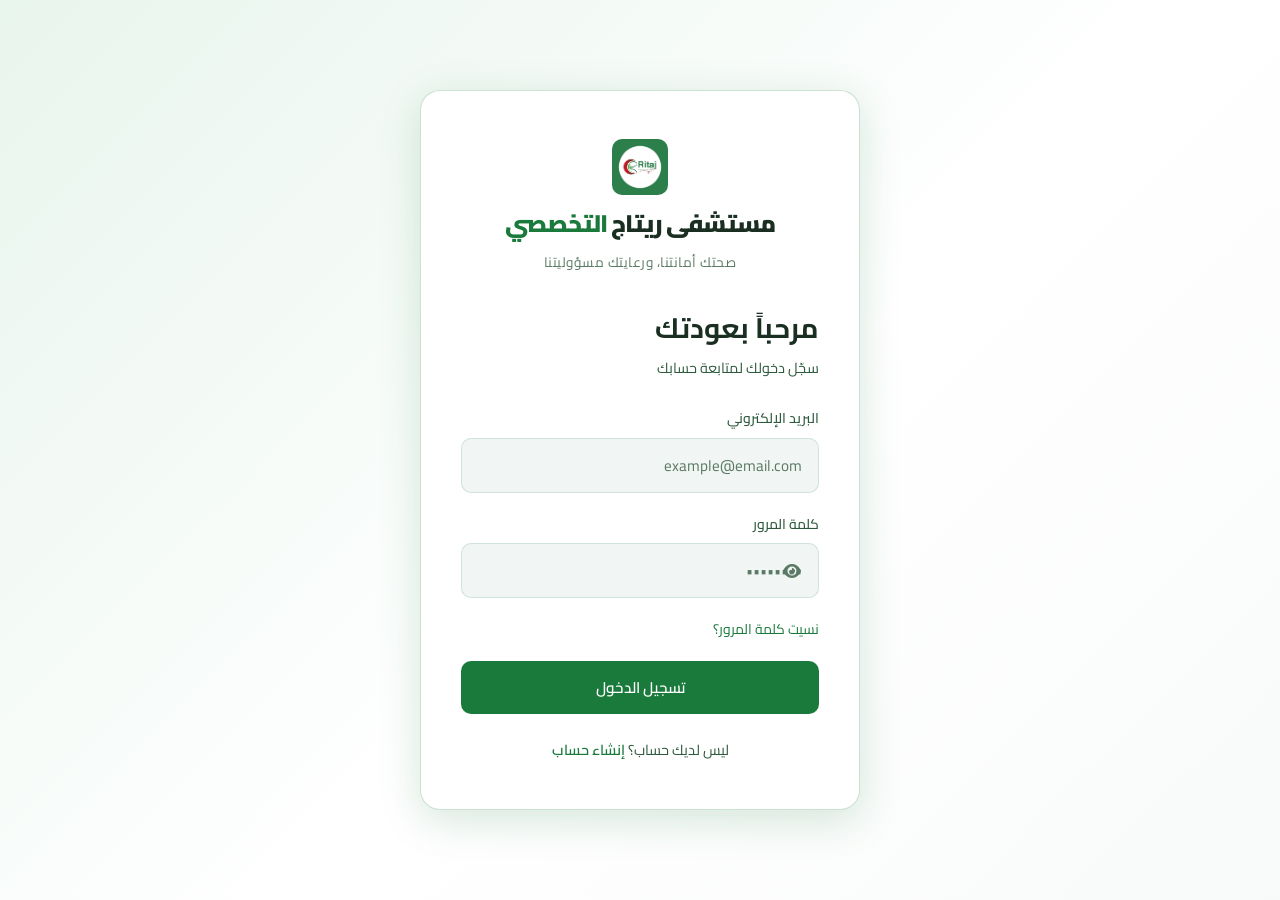
<file: dashboard/dashboard.html>
<!DOCTYPE html>
<html lang="ar" dir="rtl" id="html-root">
<head>
<meta charset="UTF-8">
<meta name="viewport" content="width=device-width, initial-scale=1.0">
<title data-ar="لوحة المريض | مستشفى ريتاج التخصصي" data-en="Patient Portal | Ritaj Specialized Hospital">لوحة المريض | مستشفى ريتاج التخصصي</title>
<link rel="icon" type="image/png" href="../assets/Logo.jpg">
<link rel="stylesheet" href="https://cdnjs.cloudflare.com/ajax/libs/font-awesome/6.5.1/css/all.min.css">
<link href="https://fonts.googleapis.com/css2?family=Cairo:wght@400;600;700;800;900&display=swap" rel="stylesheet">
<style>
  :root {
    --green: #1a7a3c;
    --green-dark: #145e2e;
    --green-light: #e8f5ed;
    --red: #c0392b;
    --red-dark: #962d22;
    --text-dark: #1a2e22;
    --text-mid: #2d5a3d;
    --text-muted: #5a7a65;
    --border: #c8e0d0;
    --off-white: #f8faf9;
    --light-gray: #f1f5f3;
    --shadow-sm: 0 2px 8px rgba(26,122,60,.08);
    --shadow-md: 0 8px 24px rgba(26,122,60,.12);
    --shadow-lg: 0 16px 48px rgba(26,122,60,.16);
  }
  * { margin:0; padding:0; box-sizing:border-box; }
  html { scroll-behavior:smooth; }
  body { font-family:'Cairo',sans-serif; background:var(--off-white); color:var(--text-dark); min-height:100vh; }
  .container { max-width:1180px; margin:0 auto; padding:0 24px; }

  /* ── Top nav ── */
  .dash-nav {
    position:sticky; top:0; z-index:100; background:#fff;
    border-bottom:1px solid var(--border); box-shadow:var(--shadow-sm);
  }
  .dash-nav-inner {
    max-width:1180px; margin:0 auto; padding:0 24px; height:72px;
    display:flex; align-items:center; justify-content:space-between; gap:16px;
    direction:ltr;
  }
  .dash-logo { display:flex; align-items:center; gap:10px; text-decoration:none; }
  .dash-logo img { height:42px; border-radius:9px; object-fit:cover; }
  .dash-logo span { font-weight:900; font-size:1.05rem; color:var(--green); font-family:'Cairo',sans-serif; direction:rtl; }
  .dash-nav-right { display:flex; align-items:center; gap:12px; direction:rtl; }
  .lang-btn {
    display:flex; align-items:center; gap:6px; background:var(--off-white); border:1px solid var(--border);
    color:var(--green); padding:9px 14px; border-radius:9px; cursor:pointer; font-weight:700;
    font-size:.8rem; font-family:'Cairo',sans-serif;
  }
  .nav-book-btn {
    display:flex; align-items:center; gap:8px; background:var(--green); color:#fff;
    padding:10px 18px; border-radius:9px; text-decoration:none; font-size:.85rem;
    font-weight:700; transition:.25s; box-shadow:0 4px 12px rgba(26,122,60,.22);
  }
  .nav-book-btn:hover { background:var(--green-dark); transform:translateY(-1px); }
  .user-chip { display:flex; align-items:center; gap:10px; padding:6px 6px 6px 6px; }
  .avatar {
    width:38px; height:38px; border-radius:50%; background:var(--green-light); color:var(--green);
    display:flex; align-items:center; justify-content:center; font-weight:800; font-size:.95rem; flex-shrink:0;
  }
  .user-chip .who { display:flex; flex-direction:column; line-height:1.25; }
  .user-chip .who small { color:var(--text-muted); font-size:.72rem; font-weight:600; }
  .user-chip .who strong { color:var(--text-dark); font-size:.88rem; }
  .logout-btn {
    background:var(--off-white); border:1px solid var(--border); color:var(--red);
    width:40px; height:40px; border-radius:9px; cursor:pointer; display:flex;
    align-items:center; justify-content:center; transition:.25s; font-size:.95rem;
  }
  .logout-btn:hover { background:#fff3f2; border-color:#fcc; }

  /* ── Hero banner ── */
  .dash-hero {
    background:linear-gradient(135deg, var(--green) 0%, var(--green-dark) 100%);
    padding:44px 0 76px; color:#fff;
  }
  .dash-hero h1 { font-size:1.9rem; font-weight:900; margin-bottom:8px; }
  .dash-hero h1 span.emoji { display:inline-block; }
  .dash-hero p { color:rgba(255,255,255,.82); font-size:.95rem; max-width:520px; line-height:1.7; }

  /* ── Stat cards (float over hero bottom edge) ── */
  .stats-row {
    display:grid; grid-template-columns:repeat(6,1fr); gap:14px;
    margin-top:-46px; margin-bottom:32px;
  }
  .stat-card {
    background:#fff; border-radius:14px; padding:16px 14px;
    box-shadow:var(--shadow-md); text-align:center; cursor:pointer;
    border:2px solid transparent; transition:.2s;
  }
  .stat-card:hover { transform:translateY(-3px); border-color:var(--green); }
  .stat-card.active { border-color:var(--green); background:var(--green-light); }
  .stat-card i { font-size:1.3rem; color:var(--green); margin-bottom:8px; display:block; }
  .stat-card .num { font-size:1.4rem; font-weight:900; color:var(--text-dark); display:block; }
  .stat-card .lbl { font-size:.72rem; color:var(--text-muted); font-weight:700; display:block; margin-top:2px; }

  /* ── Panels ── */
  .panel { display:none; padding-bottom:70px; }
  .panel.active { display:block; }
  .panel-title { font-size:1.15rem; font-weight:800; color:var(--text-dark); margin-bottom:18px; display:flex; align-items:center; gap:10px; }
  .panel-title i { color:var(--green); }

  /* ── Record cards ── */
  .rec-card {
    background:#fff; border:1px solid var(--border); border-radius:16px;
    padding:20px; margin-bottom:14px; display:flex; gap:16px; align-items:flex-start;
    transition:.2s;
  }
  .rec-card:hover { box-shadow:var(--shadow-md); border-color:var(--green); }
  .rec-icon {
    width:52px; height:52px; border-radius:13px; background:var(--green-light);
    color:var(--green); display:flex; align-items:center; justify-content:center;
    font-size:1.25rem; flex-shrink:0;
  }
  .rec-icon.red { background:#fff3f2; color:var(--red); }
  .rec-main { flex:1; min-width:0; }
  .rec-card-head { display:flex; align-items:flex-start; justify-content:space-between; gap:12px; flex-wrap:wrap; margin-bottom:6px; }
  .rec-title { font-size:1rem; font-weight:800; color:var(--text-dark); }
  .rec-sub { font-size:.82rem; color:var(--text-muted); margin-top:3px; }
  .rec-date { font-size:.78rem; color:var(--text-muted); white-space:nowrap; font-weight:600; }
  .badge { display:inline-block; font-size:.72rem; font-weight:800; padding:4px 12px; border-radius:20px; white-space:nowrap; }
  .badge-green { background:var(--green-light); color:var(--green); }
  .badge-yellow { background:#fff8e1; color:#a16800; }
  .badge-red { background:#fff3f2; color:var(--red); }
  .badge-gray { background:var(--light-gray); color:var(--text-muted); }
  .rec-body { font-size:.875rem; color:var(--text-mid); line-height:1.7; margin-top:10px; background:var(--off-white); border-radius:10px; padding:12px 14px; }
  .rec-meds { list-style:none; margin-top:10px; display:flex; flex-direction:column; gap:6px; }
  .rec-meds li { font-size:.85rem; color:var(--text-dark); background:var(--off-white); border-radius:8px; padding:8px 12px; }
  .rec-file-link {
    display:inline-flex; align-items:center; gap:6px; margin-top:12px;
    font-size:.8rem; font-weight:700; color:var(--green); text-decoration:none;
    border:1.5px solid var(--green); padding:7px 16px; border-radius:8px; transition:.2s;
  }
  .rec-file-link:hover { background:var(--green); color:#fff; }

  /* ── Empty / loading states ── */
  .empty-state, .loading-state {
    text-align:center; padding:64px 20px; color:var(--text-muted);
    background:#fff; border:1px dashed var(--border); border-radius:18px;
  }
  .empty-state .ic, .loading-state .ic {
    width:74px; height:74px; border-radius:50%; background:var(--green-light);
    color:var(--green); display:flex; align-items:center; justify-content:center;
    font-size:1.8rem; margin:0 auto 18px;
  }
  .empty-state p { font-size:.95rem; font-weight:700; color:var(--text-dark); margin-bottom:6px; }
  .empty-state span { font-size:.82rem; color:var(--text-muted); }
  .empty-state .btn-cta {
    display:inline-flex; align-items:center; gap:8px; margin-top:18px;
    background:var(--green); color:#fff; padding:11px 24px; border-radius:9px;
    text-decoration:none; font-size:.85rem; font-weight:700; transition:.2s;
  }
  .empty-state .btn-cta:hover { background:var(--green-dark); }
  .loading-state .ic i { animation: spin 1s linear infinite; }
  @keyframes spin { to { transform: rotate(360deg); } }

  @media(max-width:900px) {
    .stats-row { grid-template-columns:repeat(3,1fr); }
  }
  @media(max-width:640px) {
    .dash-nav-inner { padding:0 16px; }
    .nav-book-btn span { display:none; }
    .user-chip .who { display:none; }
    .dash-hero { padding:32px 0 64px; }
    .dash-hero h1 { font-size:1.5rem; }
    .stats-row { grid-template-columns:repeat(2,1fr); margin-top:-38px; }
    .rec-card { flex-direction:column; }
    .rec-date { white-space:normal; }
  }
</style>
</head>
<body>

<nav class="dash-nav">
  <div class="dash-nav-inner">
    <a href="../index.html" class="dash-logo">
      <img src="../assets/Logo.jpg" alt="ريتاج">
      <span data-ar="مستشفى ريتاج التخصصي" data-en="Ritaj Specialized Hospital">مستشفى ريتاج التخصصي</span>
    </a>
    <div class="dash-nav-right">
      <button class="lang-btn" id="langToggle"><i class="fas fa-globe"></i> <span id="langLabel">EN</span></button>
      <a href="../appointment.html" class="nav-book-btn"><i class="fas fa-calendar-plus"></i> <span data-ar="حجز موعد جديد" data-en="Book New Appointment">حجز موعد جديد</span></a>
      <div class="user-chip">
        <div class="avatar" id="avatarInitial">؟</div>
        <div class="who"><small data-ar="مرحباً بعودتك" data-en="Welcome back">مرحباً بعودتك</small><strong id="patientName">...</strong></div>
      </div>
      <button class="logout-btn" id="logoutBtn" data-ar-title="تسجيل الخروج" data-en-title="Log out" title="تسجيل الخروج"><i class="fas fa-sign-out-alt"></i></button>
    </div>
  </div>
</nav>

<div class="dash-hero">
  <div class="container">
    <h1><span data-ar="أهلاً بك،" data-en="Welcome,">أهلاً بك،</span> <span id="patientNameHero">...</span> <span class="emoji">👋</span></h1>
    <p data-ar="هذه لوحتك الطبية الخاصة — تابع مواعيدك، نتائج تحاليلك، الأشعة، التقارير والروشتات من مكان واحد." data-en="This is your personal medical portal — track your appointments, lab results, imaging, reports, and prescriptions in one place.">هذه لوحتك الطبية الخاصة — تابع مواعيدك، نتائج تحاليلك، الأشعة، التقارير والروشتات من مكان واحد.</p>
  </div>
</div>

<div class="container">
  <div class="stats-row" id="tabs">
    <div class="stat-card active" data-tab="upcoming"><i class="fas fa-calendar-check"></i><span class="num" id="count-upcoming">0</span><span class="lbl" data-ar="مواعيد قادمة" data-en="Upcoming">مواعيد قادمة</span></div>
    <div class="stat-card" data-tab="past"><i class="fas fa-history"></i><span class="num" id="count-past">0</span><span class="lbl" data-ar="مواعيد سابقة" data-en="Past">مواعيد سابقة</span></div>
    <div class="stat-card" data-tab="labs"><i class="fas fa-flask"></i><span class="num" id="count-labs">0</span><span class="lbl" data-ar="نتائج تحاليل" data-en="Lab Results">نتائج تحاليل</span></div>
    <div class="stat-card" data-tab="imaging"><i class="fas fa-x-ray"></i><span class="num" id="count-imaging">0</span><span class="lbl" data-ar="الأشعة" data-en="Imaging">الأشعة</span></div>
    <div class="stat-card" data-tab="reports"><i class="fas fa-file-medical"></i><span class="num" id="count-reports">0</span><span class="lbl" data-ar="تقارير طبية" data-en="Reports">تقارير طبية</span></div>
    <div class="stat-card" data-tab="prescriptions"><i class="fas fa-prescription"></i><span class="num" id="count-prescriptions">0</span><span class="lbl" data-ar="الروشتات" data-en="Prescriptions">الروشتات</span></div>
  </div>

  <div class="panel active" id="panel-upcoming">
    <div class="panel-title"><i class="fas fa-calendar-check"></i> <span data-ar="المواعيد القادمة" data-en="Upcoming Appointments">المواعيد القادمة</span></div>
    <div class="loading-state"><div class="ic"><i class="fas fa-spinner"></i></div><span data-ar="جارِ التحميل..." data-en="Loading...">جارِ التحميل...</span></div>
  </div>
  <div class="panel" id="panel-past">
    <div class="panel-title"><i class="fas fa-history"></i> <span data-ar="المواعيد السابقة" data-en="Past Appointments">المواعيد السابقة</span></div>
    <div class="loading-state"><div class="ic"><i class="fas fa-spinner"></i></div><span data-ar="جارِ التحميل..." data-en="Loading...">جارِ التحميل...</span></div>
  </div>
  <div class="panel" id="panel-labs">
    <div class="panel-title"><i class="fas fa-flask"></i> <span data-ar="نتائج التحاليل" data-en="Lab Results">نتائج التحاليل</span></div>
    <div class="loading-state"><div class="ic"><i class="fas fa-spinner"></i></div><span data-ar="جارِ التحميل..." data-en="Loading...">جارِ التحميل...</span></div>
  </div>
  <div class="panel" id="panel-imaging">
    <div class="panel-title"><i class="fas fa-x-ray"></i> <span data-ar="الأشعة" data-en="Imaging">الأشعة</span></div>
    <div class="loading-state"><div class="ic"><i class="fas fa-spinner"></i></div><span data-ar="جارِ التحميل..." data-en="Loading...">جارِ التحميل...</span></div>
  </div>
  <div class="panel" id="panel-reports">
    <div class="panel-title"><i class="fas fa-file-medical"></i> <span data-ar="التقارير الطبية" data-en="Medical Reports">التقارير الطبية</span></div>
    <div class="loading-state"><div class="ic"><i class="fas fa-spinner"></i></div><span data-ar="جارِ التحميل..." data-en="Loading...">جارِ التحميل...</span></div>
  </div>
  <div class="panel" id="panel-prescriptions">
    <div class="panel-title"><i class="fas fa-prescription"></i> <span data-ar="الروشتات" data-en="Prescriptions">الروشتات</span></div>
    <div class="loading-state"><div class="ic"><i class="fas fa-spinner"></i></div><span data-ar="جارِ التحميل..." data-en="Loading...">جارِ التحميل...</span></div>
  </div>
</div>

<script src="../config.js"></script>
<script src="js/api.js"></script>
<script>
// ── Auth guard: bounce straight back to login if there's no token ──
if (!API.isLoggedIn()) {
  window.location.href = 'index.html';
}

// ── Language: same 'ritaj-lang' key as the rest of the site, so once a
// patient picks English anywhere, it stays English everywhere — including
// after login, with zero extra clicks. ──
let currentLang = localStorage.getItem('ritaj-lang') || 'ar';

const DEPT_LABELS = {
  emergency:{ar:'وحدة الطوارئ',en:'Emergency Unit'}, icu:{ar:'العناية المركزة',en:'ICU'}, surgery:{ar:'قسم العمليات',en:'Surgery'},
  obstetrics:{ar:'النساء والولادة',en:'Obstetrics & Gynecology'}, dental:{ar:'قسم الأسنان',en:'Dental'}, eyes:{ar:'طب العيون',en:'Ophthalmology'},
  radiology:{ar:'قسم الأشعة',en:'Radiology'}, labs:{ar:'معامل ريتاج',en:'Ritaj Labs'}, internal:{ar:'أمراض الباطنة',en:'Internal Medicine'},
  endocrine:{ar:'الغدد والسكر',en:'Endocrinology'}, cosmetics:{ar:'قسم التجميل',en:'Cosmetics'}, pharmacy:{ar:'صيدلية ريتاج',en:'Ritaj Pharmacy'}
};
const TIME_LABELS = {
  morning:{ar:'الصباح (9ص - 12م)',en:'Morning (9am - 12pm)'},
  afternoon:{ar:'الظهيرة (12م - 4م)',en:'Afternoon (12pm - 4pm)'},
  evening:{ar:'المساء (4م - 9م)',en:'Evening (4pm - 9pm)'}
};
const APPT_STATUS = {
  pending: {label:{ar:'قيد المراجعة',en:'Under Review'}, cls:'badge-yellow'},
  confirmed: {label:{ar:'مؤكد',en:'Confirmed'}, cls:'badge-green'},
  completed: {label:{ar:'مكتمل',en:'Completed'}, cls:'badge-gray'},
  cancelled: {label:{ar:'ملغي',en:'Cancelled'}, cls:'badge-red'}
};
const LAB_STATUS = {
  pending:{label:{ar:'قيد التحليل',en:'In Progress'}, cls:'badge-yellow'},
  ready:{label:{ar:'جاهزة',en:'Ready'}, cls:'badge-green'}
};
const RX_STATUS = {
  pending:{label:{ar:'لم تُصرف بعد',en:'Not Filled Yet'}, cls:'badge-yellow'},
  filled:{label:{ar:'تم الصرف',en:'Filled'}, cls:'badge-green'}
};

const UI_STRINGS = {
  noDoctorAssigned: {ar:'سيتم تحديد الطبيب من قبل الفريق الطبي', en:'A doctor will be assigned by the medical team'},
  doctorPrefix: {ar:'الطبيب: ', en:'Doctor: '},
  viewDownloadFile: {ar:'عرض / تحميل الملف', en:'View / Download File'},
  noUpcoming: {ar:'لا توجد مواعيد قادمة حالياً', en:'No upcoming appointments'},
  noUpcomingSub: {ar:'يمكنك حجز موعد جديد في أي وقت', en:'You can book a new appointment anytime'},
  bookNow: {ar:'احجز موعدك الآن', en:'Book an appointment now'},
  noPast: {ar:'لا توجد مواعيد سابقة', en:'No past appointments'},
  noPastSub: {ar:'ستظهر هنا مواعيدك بعد اكتمالها', en:'Your completed appointments will appear here'},
  noLabs: {ar:'لا توجد نتائج تحاليل بعد', en:'No lab results yet'},
  noLabsSub: {ar:'ستظهر نتائج تحاليلك هنا فور اعتمادها من المعمل', en:'Your results will appear here once approved by the lab'},
  noImaging: {ar:'لا توجد أشعة مسجلة بعد', en:'No imaging records yet'},
  noImagingSub: {ar:'ستظهر تقارير الأشعة الخاصة بك هنا', en:'Your imaging reports will appear here'},
  noReports: {ar:'لا توجد تقارير طبية بعد', en:'No medical reports yet'},
  noReportsSub: {ar:'ستظهر التقارير التي يرفعها الفريق الطبي هنا', en:'Reports uploaded by the medical team will appear here'},
  noPrescriptions: {ar:'لا توجد روشتات بعد', en:'No prescriptions yet'},
  noPrescriptionsSub: {ar:'ستظهر الروشتات الطبية الخاصة بك هنا', en:'Your prescriptions will appear here'},
  rxByDoctor: {ar:'روشتة د. ', en:'Prescription by Dr. '},
  rxGeneric: {ar:'روشتة طبية', en:'Prescription'},
  loadFailed: {ar:'تعذر تحميل البيانات', en:'Failed to load data'},
  tryAgainLater: {ar:'حاول مرة أخرى لاحقاً', en:'Please try again later'},
  loadError: {ar:'حدث خطأ أثناء تحميل البيانات', en:'An error occurred while loading data'},
  checkConnection: {ar:'تحقق من الاتصال وحاول مرة أخرى', en:'Check your connection and try again'},
  patientFallback: {ar:'المريض', en:'Patient'}
};
function ui(key) { return UI_STRINGS[key][currentLang]; }

function fmtDate(iso) {
  if (!iso) return '';
  try {
    return currentLang === 'ar'
      ? new Date(iso).toLocaleDateString('ar-EG', { year:'numeric', month:'long', day:'numeric' })
      : new Date(iso).toLocaleDateString('en-GB', { year:'numeric', month:'long', day:'numeric' });
  } catch (e) { return iso; }
}

function emptyState(icon, title, sub, cta) {
  return `<div class="empty-state">
    <div class="ic"><i class="fas ${icon}"></i></div>
    <p>${title}</p>
    ${sub ? `<span>${sub}</span>` : ''}
    ${cta ? `<a href="${cta.href}" class="btn-cta"><i class="fas fa-plus"></i> ${cta.label}</a>` : ''}
  </div>`;
}

function fileLink(url) {
  if (!url) return '';
  return `<a class="rec-file-link" href="${url}" target="_blank" rel="noopener"><i class="fas fa-file-arrow-down"></i> ${ui('viewDownloadFile')}</a>`;
}

// ── Renderers per record type ──
function renderAppointments(list, pastMode) {
  if (!list.length) {
    return pastMode
      ? emptyState('fa-calendar-xmark', ui('noPast'), ui('noPastSub'))
      : emptyState('fa-calendar-xmark', ui('noUpcoming'), ui('noUpcomingSub'), {href:'../appointment.html', label:ui('bookNow')});
  }
  return list.map(a => {
    const st = APPT_STATUS[a.status] || APPT_STATUS.pending;
    const dept = (DEPT_LABELS[a.department] && DEPT_LABELS[a.department][currentLang]) || a.department;
    const timeLbl = a.time ? ((TIME_LABELS[a.time] && TIME_LABELS[a.time][currentLang]) || a.time) : '';
    return `
    <div class="rec-card">
      <div class="rec-icon"><i class="fas fa-calendar-check"></i></div>
      <div class="rec-main">
        <div class="rec-card-head">
          <div>
            <div class="rec-title">${dept}</div>
            <div class="rec-sub">${a.doctorName ? ui('doctorPrefix') + a.doctorName : ui('noDoctorAssigned')}</div>
          </div>
          <div style="text-align:left">
            <span class="badge ${st.cls}">${st.label[currentLang]}</span>
            <div class="rec-date">${fmtDate(a.date)}${timeLbl ? ' — ' + timeLbl : ''}</div>
          </div>
        </div>
        ${a.notes ? `<div class="rec-body">${a.notes}</div>` : ''}
      </div>
    </div>`;
  }).join('');
}

function renderLabs(list) {
  if (!list.length) return emptyState('fa-flask', ui('noLabs'), ui('noLabsSub'));
  return list.map(l => {
    const st = LAB_STATUS[l.status] || LAB_STATUS.pending;
    return `
    <div class="rec-card">
      <div class="rec-icon"><i class="fas fa-flask"></i></div>
      <div class="rec-main">
        <div class="rec-card-head">
          <div class="rec-title">${l.testName}</div>
          <div style="text-align:left"><span class="badge ${st.cls}">${st.label[currentLang]}</span><div class="rec-date">${fmtDate(l.date)}</div></div>
        </div>
        ${l.resultSummary ? `<div class="rec-body">${l.resultSummary}</div>` : ''}
        ${fileLink(l.fileUrl)}
      </div>
    </div>`;
  }).join('');
}

function renderImaging(list) {
  if (!list.length) return emptyState('fa-x-ray', ui('noImaging'), ui('noImagingSub'));
  return list.map(i => `
    <div class="rec-card">
      <div class="rec-icon"><i class="fas fa-x-ray"></i></div>
      <div class="rec-main">
        <div class="rec-card-head">
          <div class="rec-title">${i.type}${i.bodyPart ? ' — ' + i.bodyPart : ''}</div>
          <div class="rec-date">${fmtDate(i.date)}</div>
        </div>
        ${i.findings ? `<div class="rec-body">${i.findings}</div>` : ''}
        ${fileLink(i.fileUrl)}
      </div>
    </div>`).join('');
}

function renderReports(list) {
  if (!list.length) return emptyState('fa-file-medical', ui('noReports'), ui('noReportsSub'));
  return list.map(r => `
    <div class="rec-card">
      <div class="rec-icon"><i class="fas fa-file-medical"></i></div>
      <div class="rec-main">
        <div class="rec-card-head">
          <div>
            <div class="rec-title">${r.title}</div>
            <div class="rec-sub">${[r.doctorName, r.department].filter(Boolean).join(' — ')}</div>
          </div>
          <div class="rec-date">${fmtDate(r.date)}</div>
        </div>
        ${r.content ? `<div class="rec-body">${r.content}</div>` : ''}
        ${fileLink(r.fileUrl)}
      </div>
    </div>`).join('');
}

function renderPrescriptions(list) {
  if (!list.length) return emptyState('fa-prescription', ui('noPrescriptions'), ui('noPrescriptionsSub'));
  return list.map(p => {
    const st = RX_STATUS[p.status] || RX_STATUS.pending;
    const meds = (p.medications || []).map(m =>
      `<li><strong>${m.name}</strong>${m.dosage ? ' — ' + m.dosage : ''}${m.frequency ? ' — ' + m.frequency : ''}${m.duration ? ' — ' + m.duration : ''}</li>`
    ).join('');
    return `
    <div class="rec-card">
      <div class="rec-icon red"><i class="fas fa-prescription"></i></div>
      <div class="rec-main">
        <div class="rec-card-head">
          <div class="rec-title">${p.doctorName ? ui('rxByDoctor') + p.doctorName : ui('rxGeneric')}</div>
          <div style="text-align:left"><span class="badge ${st.cls}">${st.label[currentLang]}</span><div class="rec-date">${fmtDate(p.date)}</div></div>
        </div>
        ${meds ? `<ul class="rec-meds">${meds}</ul>` : ''}
        ${p.notes ? `<div class="rec-body">${p.notes}</div>` : ''}
        ${fileLink(p.fileUrl)}
      </div>
    </div>`;
  }).join('');
}

// ── Data loading per tab (raw data cached so language toggle re-renders without refetching) ──
const TAB_CONFIG = {
  upcoming:      { fetch: () => API.getMyAppointments(), render: (d) => renderAppointments(d, false), countId:'count-upcoming' },
  past:          { fetch: () => API.getMyPastAppointments(), render: (d) => renderAppointments(d, true), countId:'count-past' },
  labs:          { fetch: () => API.getMyLabs(), render: renderLabs, countId:'count-labs' },
  imaging:       { fetch: () => API.getMyImaging(), render: renderImaging, countId:'count-imaging' },
  reports:       { fetch: () => API.getMyReports(), render: renderReports, countId:'count-reports' },
  prescriptions: { fetch: () => API.getMyPrescriptions(), render: renderPrescriptions, countId:'count-prescriptions' },
};
const loadedTabs = new Set();
const tabDataCache = {};
const tabErrorCache = {};

function paintTab(tabKey) {
  const panel = document.getElementById('panel-' + tabKey);
  const titleEl = panel.querySelector('.panel-title');
  const cfg = TAB_CONFIG[tabKey];
  if (tabErrorCache[tabKey]) {
    panel.innerHTML = titleEl.outerHTML + tabErrorCache[tabKey]();
    return;
  }
  if (tabDataCache[tabKey]) {
    panel.innerHTML = titleEl.outerHTML + cfg.render(tabDataCache[tabKey]);
    document.getElementById(cfg.countId).textContent = tabDataCache[tabKey].length;
  }
}

async function loadTab(tabKey) {
  const panel = document.getElementById('panel-' + tabKey);
  const titleEl = panel.querySelector('.panel-title');
  const cfg = TAB_CONFIG[tabKey];
  try {
    const result = await cfg.fetch();
    if (!result.success) {
      tabErrorCache[tabKey] = () => emptyState('fa-triangle-exclamation', ui('loadFailed'), result.message || ui('tryAgainLater'));
      panel.innerHTML = titleEl.outerHTML + tabErrorCache[tabKey]();
      return;
    }
    const list = Array.isArray(result.data) ? result.data : [];
    tabDataCache[tabKey] = list;
    panel.innerHTML = titleEl.outerHTML + cfg.render(list);
    document.getElementById(cfg.countId).textContent = list.length;
    loadedTabs.add(tabKey);
  } catch (err) {
    console.error(tabKey, err);
    tabErrorCache[tabKey] = () => emptyState('fa-triangle-exclamation', ui('loadError'), ui('checkConnection'));
    panel.innerHTML = titleEl.outerHTML + tabErrorCache[tabKey]();
  }
}

// ── Tabs wiring (stat cards double as tab switchers) ──
document.querySelectorAll('.stat-card').forEach(btn => {
  btn.addEventListener('click', () => {
    const tabKey = btn.dataset.tab;
    document.querySelectorAll('.stat-card').forEach(b => b.classList.remove('active'));
    document.querySelectorAll('.panel').forEach(p => p.classList.remove('active'));
    btn.classList.add('active');
    document.getElementById('panel-' + tabKey).classList.add('active');
    if (!loadedTabs.has(tabKey) && !tabErrorCache[tabKey]) loadTab(tabKey);
  });
});

// ── Logout ──
document.getElementById('logoutBtn').addEventListener('click', async () => {
  await API.logout();
  window.location.href = 'index.html';
});

// ── Language toggle ──
function applyLang() {
  const isAr = currentLang === 'ar';
  document.getElementById('html-root').lang = currentLang;
  document.getElementById('html-root').dir = isAr ? 'rtl' : 'ltr';
  document.getElementById('langLabel').textContent = isAr ? 'EN' : 'AR';

  document.querySelectorAll('[data-ar]').forEach(el => {
    el.textContent = isAr ? el.dataset.ar : el.dataset.en;
  });
  document.querySelectorAll('[data-ar-title]').forEach(el => {
    el.title = isAr ? el.dataset.arTitle : el.dataset.enTitle;
  });

  // Re-render any tab that already has cached data or an error state, in the new language
  Object.keys(tabDataCache).forEach(paintTab);
  Object.keys(tabErrorCache).forEach(paintTab);
}
document.getElementById('langToggle').addEventListener('click', () => {
  currentLang = currentLang === 'ar' ? 'en' : 'ar';
  localStorage.setItem('ritaj-lang', currentLang);
  applyLang();
});
applyLang();

// ── Init: greet patient, load first tab ──
(async function init() {
  function applyName(u) {
    const full = `${u.firstName || ''} ${u.lastName || ''}`.trim() || ui('patientFallback');
    document.getElementById('patientName').textContent = full;
    document.getElementById('patientNameHero').textContent = u.firstName || full;
    document.getElementById('avatarInitial').textContent = (u.firstName || ui('patientFallback')).charAt(0);
  }
  const cached = API.getUser();
  if (cached && cached.firstName) applyName(cached);

  const me = await API.getMe();
  if (me.success && me.data) {
    applyName(me.data);
    API.setUser(me.data);
  } else if (me.status === 401) {
    API.removeToken();
    window.location.href = 'index.html';
    return;
  }
  loadTab('upcoming');
})();
</script>

</body>
</html>
</file>
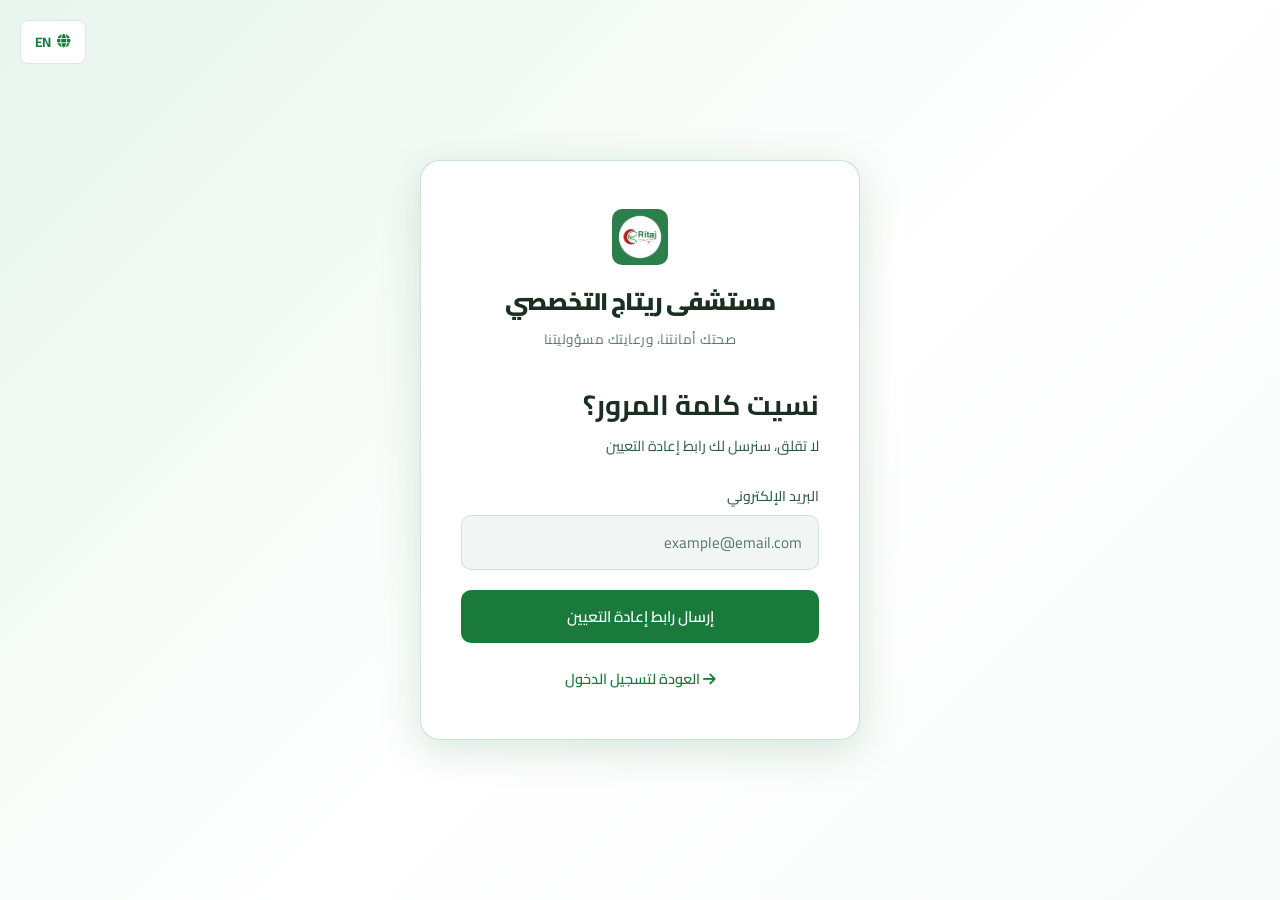
<file: dashboard/forgot-password.html>
<!DOCTYPE html>
<html lang="ar" dir="rtl" id="html-root">
<head>
<meta charset="UTF-8">
<meta name="viewport" content="width=device-width, initial-scale=1.0">
<title data-ar="نسيت كلمة المرور | مستشفى ريتاج التخصصي" data-en="Forgot Password | Ritaj Specialized Hospital">نسيت كلمة المرور | مستشفى ريتاج التخصصي</title>
<link rel="icon" type="image/png" href="../assets/Logo.jpg">
<link rel="stylesheet" href="https://cdnjs.cloudflare.com/ajax/libs/font-awesome/6.5.1/css/all.min.css">
<link href="https://fonts.googleapis.com/css2?family=Cairo:wght@400;600;700;900&display=swap" rel="stylesheet">
<link rel="stylesheet" href="css/dashboard.css">
<style>
  body{font-family:'Cairo',sans-serif;}
  .lang-toggle-auth {
    position:absolute; top:20px; inset-inline-end:20px;
    display:flex; align-items:center; gap:6px; background:#fff; border:1px solid #dce8e0;
    color:#1a7a3c; padding:8px 14px; border-radius:8px; cursor:pointer; font-weight:700;
    font-size:.85rem; font-family:'Cairo',sans-serif;
  }
</style>
</head>
<body>
<div class="auth-page" style="position:relative;">
<button class="lang-toggle-auth" id="langToggle" onclick="toggleLang()"><i class="fas fa-globe"></i> <span id="langLabel">EN</span></button>
<div class="auth-container">
  <div class="auth-card">
    <div class="auth-header">
      <img src="../assets/Logo.jpg" alt="ريتاج" style="height:56px;object-fit:contain;margin-bottom:10px;border-radius:10px;">
      <div class="auth-logo" style="font-size:1.5rem;" data-ar="مستشفى ريتاج التخصصي" data-en="Ritaj Specialized Hospital">مستشفى ريتاج <span class="x">التخصصي</span></div>
      <p class="auth-tagline" data-ar="صحتك أمانتنا، ورعايتك مسؤوليتنا" data-en="Your Health, Our Trust — Your Care, Our Responsibility">صحتك أمانتنا، ورعايتك مسؤوليتنا</p>
    </div>

    <div class="auth-title">
      <h1 data-ar="نسيت كلمة المرور؟" data-en="Forgot Password?">نسيت كلمة المرور؟</h1>
      <p data-ar="لا تقلق، سنرسل لك رابط إعادة التعيين" data-en="No worries, we'll send you a reset link">لا تقلق، سنرسل لك رابط إعادة التعيين</p>
    </div>

    <div class="alert" id="alert"></div>

    <form id="forgotForm">
      <div class="form-group">
        <label class="form-label" data-ar="البريد الإلكتروني" data-en="Email">البريد الإلكتروني</label>
        <input type="email" class="form-input" id="email" placeholder="example@email.com" required>
      </div>
      <button type="submit" class="btn btn-primary btn-block" id="submitBtn" data-ar="إرسال رابط إعادة التعيين" data-en="Send Reset Link">إرسال رابط إعادة التعيين</button>
    </form>

    <div class="auth-footer">
      <a href="index.html"><i class="fas fa-arrow-right"></i> <span data-ar="العودة لتسجيل الدخول" data-en="Back to Login">العودة لتسجيل الدخول</span></a>
    </div>
  </div>
</div>
</div>

<script src="../config.js"></script>
<script src="js/api.js"></script>
<script>
let currentLang = localStorage.getItem('ritaj-lang') || 'ar';

const AUTH_STRINGS = {
  sending: { ar: 'جارِ الإرسال...', en: 'Sending...' },
  sendBtn: { ar: 'إرسال رابط إعادة التعيين', en: 'Send Reset Link' },
  sendSuccess: { ar: 'تم إرسال رابط إعادة التعيين! تحقق من بريدك الإلكتروني.', en: 'Reset link sent! Check your email.' },
  sendFail: { ar: 'فشل إرسال رابط إعادة التعيين', en: 'Failed to send reset link' }
};
function t(key) { return AUTH_STRINGS[key][currentLang]; }

function applyLang() {
  const isAr = currentLang === 'ar';
  document.getElementById('html-root').lang = currentLang;
  document.getElementById('html-root').dir = isAr ? 'rtl' : 'ltr';
  document.getElementById('langLabel').textContent = isAr ? 'EN' : 'AR';
  document.querySelectorAll('[data-ar]').forEach(el => {
    el.textContent = isAr ? el.dataset.ar : el.dataset.en;
  });
}
function toggleLang() {
  currentLang = currentLang === 'ar' ? 'en' : 'ar';
  localStorage.setItem('ritaj-lang', currentLang);
  applyLang();
}
applyLang();

function showAlert(message, type = 'error') {
  const alert = document.getElementById('alert');
  alert.className = `alert alert-${type} show`;
  alert.innerHTML = `<i class="fas fa-${type === 'error' ? 'exclamation-circle' : 'check-circle'}"></i> ${message}`;
}

document.getElementById('forgotForm').addEventListener('submit', async (e) => {
  e.preventDefault();
  const btn = document.getElementById('submitBtn');
  btn.disabled = true;
  btn.innerHTML = `<span class="spinner"></span> ${t('sending')}`;

  const result = await API.forgotPassword(document.getElementById('email').value);

  if (result.success) {
    showAlert(t('sendSuccess'), 'success');
  } else {
    showAlert(result.message || t('sendFail'));
  }

  btn.disabled = false;
  btn.innerHTML = t('sendBtn');
});
</script>
</body>
</html>
</file>
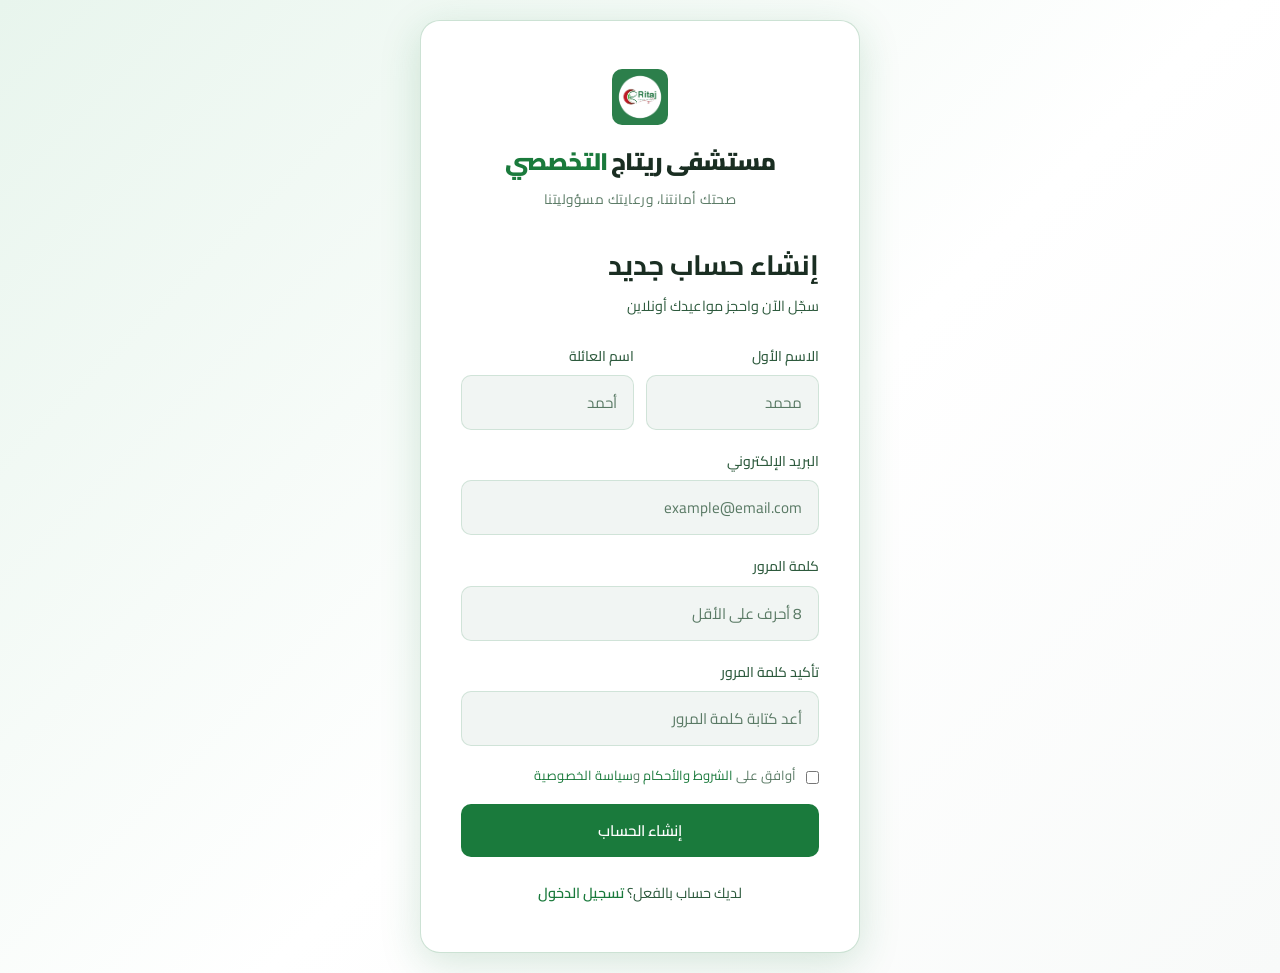
<file: dashboard/register.html>
<!DOCTYPE html>
<html lang="ar" dir="rtl">
<head>
    <meta charset="UTF-8">
    <meta name="viewport" content="width=device-width, initial-scale=1.0">
    <title>إنشاء حساب | مستشفى ريتاج التخصصي</title>

    <link rel="icon" type="image/png" href="../assets/Logo.jpg">
    <link rel="stylesheet" href="https://cdnjs.cloudflare.com/ajax/libs/font-awesome/6.5.1/css/all.min.css">
    <link href="https://fonts.googleapis.com/css2?family=Cairo:wght@400;600;700;900&display=swap" rel="stylesheet">
    <link rel="stylesheet" href="css/dashboard.css">
    <style>body{font-family:'Cairo',sans-serif;}</style>
</head>
<body>
    <div class="auth-page">
        <div class="auth-container">
            <div class="auth-card">
                <div class="auth-header">
                    <img src="../assets/Logo.jpg" alt="ريتاج" style="height:56px;object-fit:contain;margin-bottom:10px;border-radius:10px;">
                    <div class="auth-logo" style="font-size:1.5rem;">مستشفى ريتاج <span class="x">التخصصي</span></div>
                    <p class="auth-tagline">صحتك أمانتنا، ورعايتك مسؤوليتنا</p>
                </div>

                <div class="auth-title">
                    <h1>إنشاء حساب جديد</h1>
                    <p>سجّل الآن واحجز مواعيدك أونلاين</p>
                </div>

                <div class="alert" id="alert"></div>

                <form id="registerForm">
                    <div class="form-row">
                        <div class="form-group">
                            <label class="form-label">الاسم الأول</label>
                            <input type="text" class="form-input" id="firstName" placeholder="محمد" required>
                        </div>
                        <div class="form-group">
                            <label class="form-label">اسم العائلة</label>
                            <input type="text" class="form-input" id="lastName" placeholder="أحمد" required>
                        </div>
                    </div>

                    <div class="form-group">
                        <label class="form-label">البريد الإلكتروني</label>
                        <input type="email" class="form-input" id="email" placeholder="example@email.com" required>
                    </div>

                    <div class="form-group">
                        <label class="form-label">كلمة المرور</label>
                        <input type="password" class="form-input" id="password" placeholder="8 أحرف على الأقل" required minlength="8" autocomplete="new-password">
                    </div>

                    <div class="form-group">
                        <label class="form-label">تأكيد كلمة المرور</label>
                        <input type="password" class="form-input" id="confirmPassword" placeholder="أعد كتابة كلمة المرور" required autocomplete="new-password">
                    </div>

                    <div class="form-group" style="display: flex; align-items: flex-start; gap: 10px; margin-top: 10px;">
                        <input type="checkbox" id="terms" required style="margin-top: 5px; accent-color: var(--primary);">
                        <label for="terms" style="font-size: 13px; color: var(--text-muted); line-height: 1.4;">
                            أوافق على <a href="../terms.html" style="color: var(--primary); text-decoration: none;">الشروط والأحكام</a> و<a href="../privacy.html" style="color: var(--primary); text-decoration: none;">سياسة الخصوصية</a>
                        </label>
                    </div>

                    <button type="submit" class="btn btn-primary btn-block" id="submitBtn">إنشاء الحساب</button>
                </form>

                <div class="auth-footer">
                    لديك حساب بالفعل؟ <a href="index.html">تسجيل الدخول</a>
                </div>
            </div>
        </div>
    </div>

    <script src="../config.js"></script>
    <script src="js/api.js"></script>

    <script>
        if (API.isLoggedIn()) {
            window.location.href = 'dashboard.html';
        }

        function showAlert(message, type = 'error') {
            const alert = document.getElementById('alert');
            alert.className = `alert alert-${type} show`;
            alert.innerHTML = `<i class="fas fa-${type === 'error' ? 'exclamation-circle' : 'check-circle'}"></i> ${message}`;
        }

        document.getElementById('registerForm').addEventListener('submit', async (e) => {
            e.preventDefault();

            const btn = document.getElementById('submitBtn');
            const password = document.getElementById('password').value;
            const confirmPassword = document.getElementById('confirmPassword').value;

            if (password !== confirmPassword) {
                showAlert('كلمتا المرور غير متطابقتين');
                return;
            }
            if (password.length < 8) {
                showAlert('يجب أن تكون كلمة المرور 8 أحرف على الأقل');
                return;
            }

            btn.disabled = true;
            btn.innerHTML = '<span class="spinner"></span> جارِ إنشاء الحساب...';

            try {
                const result = await API.register({
                    firstName: document.getElementById('firstName').value,
                    lastName: document.getElementById('lastName').value,
                    email: document.getElementById('email').value,
                    password: password,
                    confirmPassword: confirmPassword
                });

                if (result.success) {
                    showAlert('تم إنشاء الحساب بنجاح! جارِ التحويل...', 'success');
                    setTimeout(() => window.location.href = 'dashboard.html', 1000);
                } else {
                    showAlert(result.message || 'فشل إنشاء الحساب');
                    btn.disabled = false;
                    btn.innerHTML = 'إنشاء الحساب';
                }
            } catch (err) {
                console.error("Critical Register Error:", err);
                showAlert("حدث خطأ في الاتصال. تحقق من الإنترنت.");
                btn.disabled = false;
                btn.innerHTML = 'إنشاء الحساب';
            }
        });
    </script>
</body>
</html>
</file>
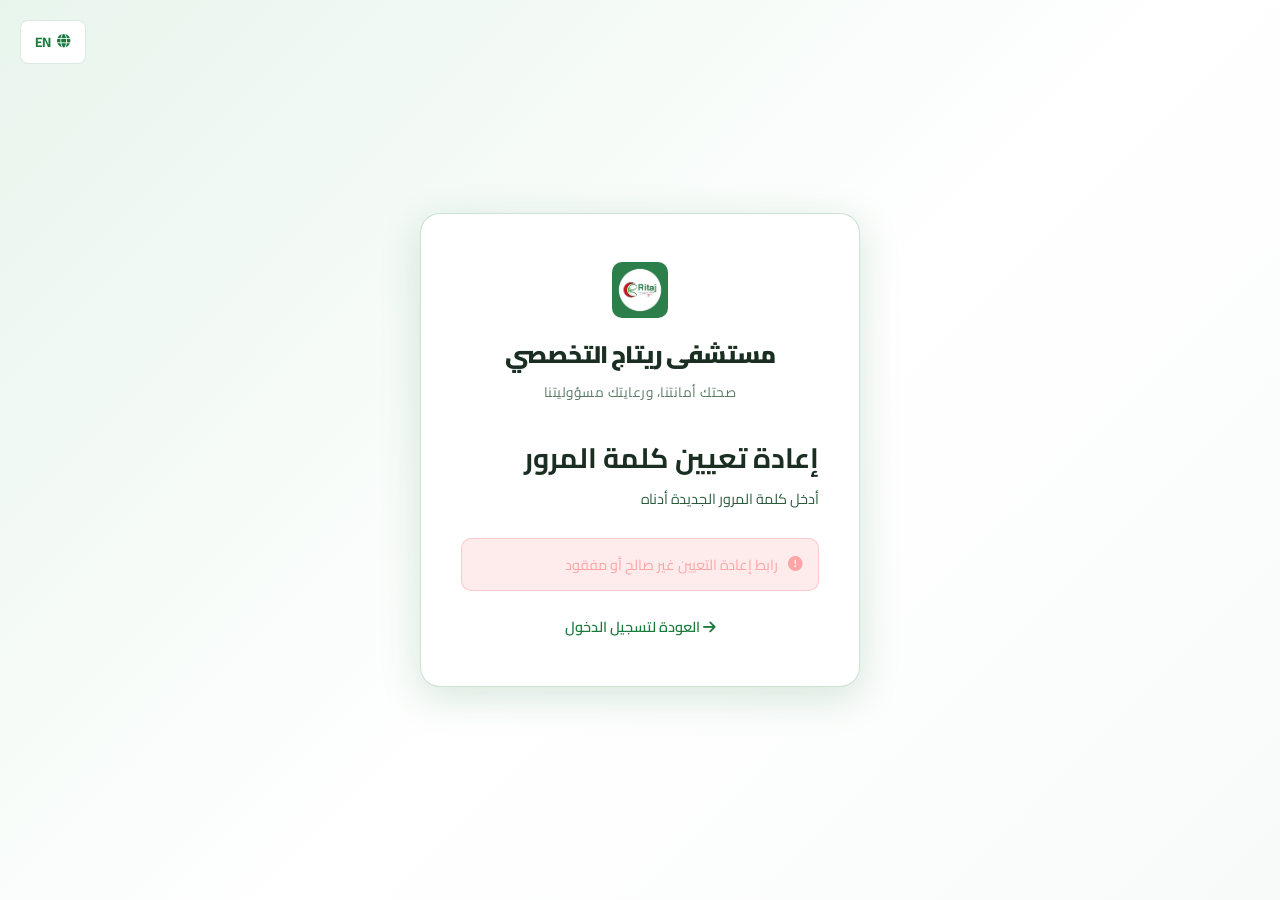
<file: dashboard/reset-password.html>
<!DOCTYPE html>
<html lang="ar" dir="rtl" id="html-root">
<head>
<meta charset="UTF-8">
<meta name="viewport" content="width=device-width, initial-scale=1.0">
<title data-ar="إعادة تعيين كلمة المرور | مستشفى ريتاج التخصصي" data-en="Reset Password | Ritaj Specialized Hospital">إعادة تعيين كلمة المرور | مستشفى ريتاج التخصصي</title>
<link rel="icon" type="image/png" href="../assets/Logo.jpg">
<link rel="stylesheet" href="https://cdnjs.cloudflare.com/ajax/libs/font-awesome/6.5.1/css/all.min.css">
<link href="https://fonts.googleapis.com/css2?family=Cairo:wght@400;600;700;900&display=swap" rel="stylesheet">
<link rel="stylesheet" href="css/dashboard.css">
<style>
  body{font-family:'Cairo',sans-serif;}
  .lang-toggle-auth {
    position:absolute; top:20px; inset-inline-end:20px;
    display:flex; align-items:center; gap:6px; background:#fff; border:1px solid #dce8e0;
    color:#1a7a3c; padding:8px 14px; border-radius:8px; cursor:pointer; font-weight:700;
    font-size:.85rem; font-family:'Cairo',sans-serif;
  }
</style>
</head>
<body>
<div class="auth-page" style="position:relative;">
<button class="lang-toggle-auth" id="langToggle" onclick="toggleLang()"><i class="fas fa-globe"></i> <span id="langLabel">EN</span></button>
<div class="auth-container">
  <div class="auth-card">
    <div class="auth-header">
      <img src="../assets/Logo.jpg" alt="ريتاج" style="height:56px;object-fit:contain;margin-bottom:10px;border-radius:10px;">
      <div class="auth-logo" style="font-size:1.5rem;" data-ar="مستشفى ريتاج التخصصي" data-en="Ritaj Specialized Hospital">مستشفى ريتاج <span class="x">التخصصي</span></div>
      <p class="auth-tagline" data-ar="صحتك أمانتنا، ورعايتك مسؤوليتنا" data-en="Your Health, Our Trust — Your Care, Our Responsibility">صحتك أمانتنا، ورعايتك مسؤوليتنا</p>
    </div>

    <div class="auth-title">
      <h1 data-ar="إعادة تعيين كلمة المرور" data-en="Reset Password">إعادة تعيين كلمة المرور</h1>
      <p data-ar="أدخل كلمة المرور الجديدة أدناه" data-en="Enter your new password below">أدخل كلمة المرور الجديدة أدناه</p>
    </div>

    <div class="alert" id="alert"></div>

    <form id="resetForm">
      <div class="form-group">
        <label class="form-label" data-ar="كلمة المرور الجديدة" data-en="New Password">كلمة المرور الجديدة</label>
        <div class="input-wrapper">
          <input type="password" class="form-input" id="password" placeholder="••••••••" required minlength="8">
          <span class="input-icon" onclick="togglePassword('password')">
            <i class="fas fa-eye" id="eyeIcon1"></i>
          </span>
        </div>
      </div>

      <div class="form-group">
        <label class="form-label" data-ar="تأكيد كلمة المرور" data-en="Confirm Password">تأكيد كلمة المرور</label>
        <div class="input-wrapper">
          <input type="password" class="form-input" id="confirmPassword" placeholder="••••••••" required minlength="8">
          <span class="input-icon" onclick="togglePassword('confirmPassword')">
            <i class="fas fa-eye" id="eyeIcon2"></i>
          </span>
        </div>
      </div>

      <button type="submit" class="btn btn-primary btn-block" id="submitBtn" data-ar="إعادة تعيين كلمة المرور" data-en="Reset Password">إعادة تعيين كلمة المرور</button>
    </form>

    <div class="auth-footer">
      <a href="index.html"><i class="fas fa-arrow-right"></i> <span data-ar="العودة لتسجيل الدخول" data-en="Back to Login">العودة لتسجيل الدخول</span></a>
    </div>
  </div>
</div>
</div>

<script src="../config.js"></script>
<script src="js/api.js"></script>
<script>
let currentLang = localStorage.getItem('ritaj-lang') || 'ar';

const AUTH_STRINGS = {
  resetting: { ar: 'جارِ إعادة التعيين...', en: 'Resetting...' },
  resetBtn: { ar: 'إعادة تعيين كلمة المرور', en: 'Reset Password' },
  resetSuccess: { ar: 'تم تغيير كلمة المرور بنجاح! جارِ التحويل لتسجيل الدخول...', en: 'Password changed successfully! Redirecting to login...' },
  resetFail: { ar: 'فشل تغيير كلمة المرور. ربما انتهت صلاحية الرابط.', en: 'Failed to reset password. The link may have expired.' },
  pwMismatch: { ar: 'كلمتا المرور غير متطابقتين', en: 'Passwords do not match' },
  pwTooShort: { ar: 'يجب أن تكون كلمة المرور 8 أحرف على الأقل', en: 'Password must be at least 8 characters' },
  badLink: { ar: 'رابط إعادة التعيين غير صالح أو مفقود', en: 'Reset link is invalid or missing' },
  netError: { ar: 'خطأ في الشبكة. حاول مرة أخرى.', en: 'Network error. Please try again.' }
};
function t(key) { return AUTH_STRINGS[key][currentLang]; }

function applyLang() {
  const isAr = currentLang === 'ar';
  document.getElementById('html-root').lang = currentLang;
  document.getElementById('html-root').dir = isAr ? 'rtl' : 'ltr';
  document.getElementById('langLabel').textContent = isAr ? 'EN' : 'AR';
  document.querySelectorAll('[data-ar]').forEach(el => {
    el.textContent = isAr ? el.dataset.ar : el.dataset.en;
  });
}
function toggleLang() {
  currentLang = currentLang === 'ar' ? 'en' : 'ar';
  localStorage.setItem('ritaj-lang', currentLang);
  applyLang();
}
applyLang();

const urlParams = new URLSearchParams(window.location.search);
const token = urlParams.get('token');

function showAlert(message, type = 'error') {
  const alert = document.getElementById('alert');
  alert.className = `alert alert-${type} show`;
  alert.innerHTML = `<i class="fas fa-${type === 'error' ? 'exclamation-circle' : 'check-circle'}"></i> ${message}`;
}

if (!token) {
  showAlert(t('badLink'), 'error');
  document.getElementById('resetForm').style.display = 'none';
}

function togglePassword(fieldId) {
  const input = document.getElementById(fieldId);
  const icon = fieldId === 'password' ? document.getElementById('eyeIcon1') : document.getElementById('eyeIcon2');

  if (input.type === 'password') {
    input.type = 'text';
    icon.classList.replace('fa-eye', 'fa-eye-slash');
  } else {
    input.type = 'password';
    icon.classList.replace('fa-eye-slash', 'fa-eye');
  }
}

document.getElementById('resetForm').addEventListener('submit', async (e) => {
  e.preventDefault();

  const password = document.getElementById('password').value;
  const confirmPassword = document.getElementById('confirmPassword').value;

  if (password !== confirmPassword) {
    showAlert(t('pwMismatch'), 'error');
    return;
  }

  if (password.length < 8) {
    showAlert(t('pwTooShort'), 'error');
    return;
  }

  const btn = document.getElementById('submitBtn');
  btn.disabled = true;
  btn.innerHTML = `<span class="spinner"></span> ${t('resetting')}`;

  try {
    const result = await API.resetPassword(token, password);

    if (result.success) {
      showAlert(t('resetSuccess'), 'success');
      setTimeout(() => window.location.href = 'index.html', 2000);
    } else {
      showAlert(result.message || t('resetFail'), 'error');
      btn.disabled = false;
      btn.innerHTML = t('resetBtn');
    }
  } catch (error) {
    showAlert(t('netError'), 'error');
    btn.disabled = false;
    btn.innerHTML = t('resetBtn');
  }
});
</script>
</body>
</html>
</file>
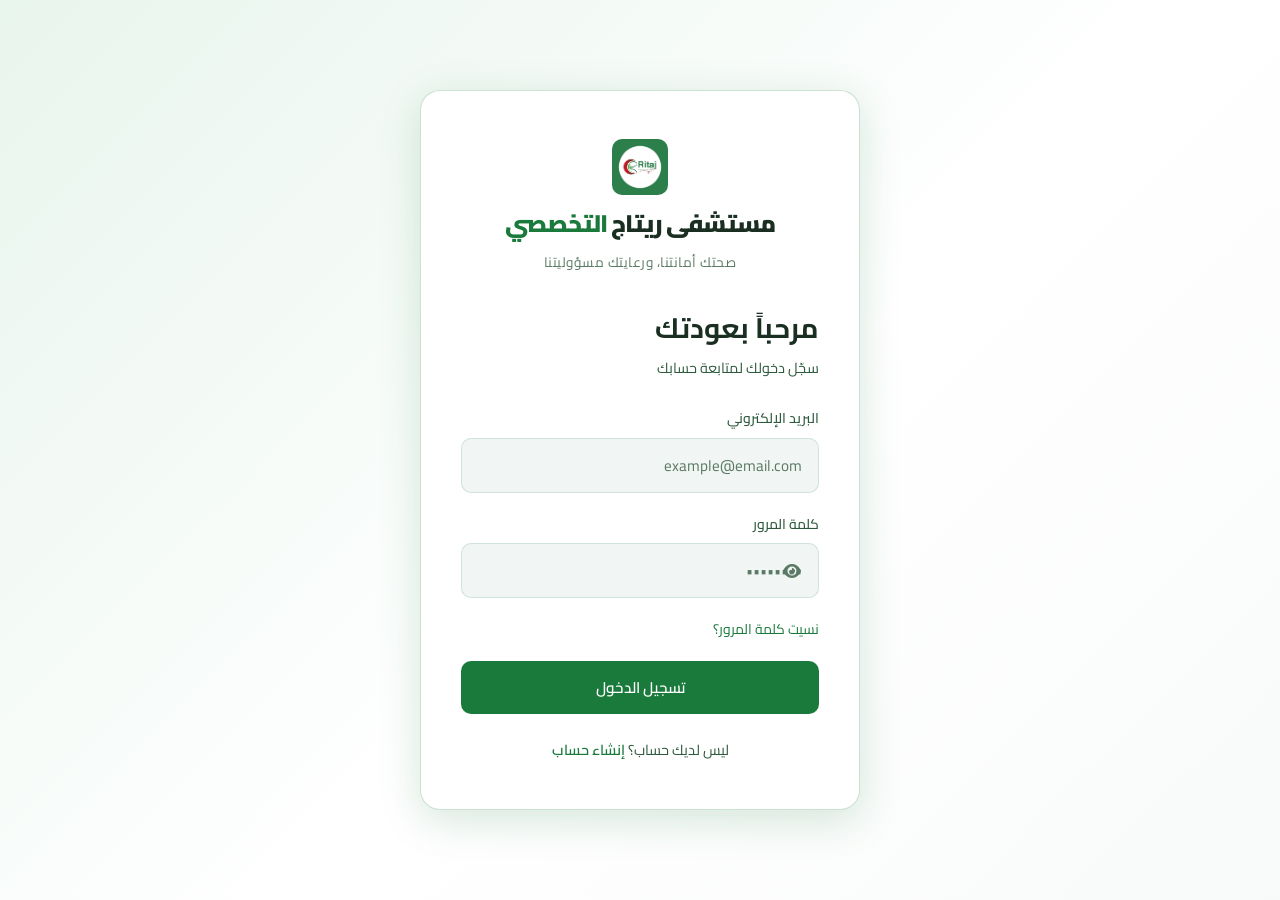
<file: dashboard/subscription.html>
<!DOCTYPE html>
<html lang="en">
<head>
    <meta charset="UTF-8">
    <meta name="viewport" content="width=device-width, initial-scale=1.0">
    <title>Subscription - PioneersX</title>
    <link rel="icon" type="image/svg+xml" href="data:image/svg+xml,%3Csvg xmlns='http://www.w3.org/2000/svg' viewBox='0 0 100 100'%3E%3Ctext x='50' y='80' font-family='Arial Black,sans-serif' font-size='90' font-weight='900' text-anchor='middle' fill='%23ff1e1e'%3EX%3C/text%3E%3C/svg%3E">
    <link rel="stylesheet" href="https://cdnjs.cloudflare.com/ajax/libs/font-awesome/6.5.1/css/all.min.css">
    <link rel="stylesheet" href="css/dashboard.css">
    <style>
        .pricing-header { text-align: center; margin-bottom: 40px; }
        .pricing-title { font-size: 2rem; font-weight: 700; margin-bottom: 12px; }
        .pricing-subtitle { color: var(--text-secondary); font-size: 1rem; margin-bottom: 32px; }
        .product-selector { display: inline-flex; background: var(--bg-tertiary); border: 1px solid var(--border); border-radius: var(--radius-lg); padding: 6px; margin-bottom: 24px; }
        .product-btn { padding: 12px 32px; border: none; background: transparent; color: var(--text-secondary); font-family: inherit; font-size: 0.95rem; font-weight: 600; border-radius: var(--radius-md); cursor: pointer; transition: all var(--transition-fast); display: flex; align-items: center; gap: 8px; }
        .product-btn.active { background: var(--primary); color: white; }
        .billing-toggle { display: inline-flex; background: var(--bg-tertiary); border: 1px solid var(--border); border-radius: var(--radius-lg); padding: 6px; }
        .billing-btn { padding: 10px 28px; border: none; background: transparent; color: var(--text-secondary); font-family: inherit; font-size: 0.9rem; font-weight: 500; border-radius: var(--radius-md); cursor: pointer; transition: all var(--transition-fast); }
        .billing-btn.active { background: var(--primary); color: white; }
        .save-badge { background: var(--success); color: white; font-size: 0.65rem; padding: 3px 8px; border-radius: var(--radius-sm); margin-left: 6px; font-weight: 600; }
        .pricing-grid { display: grid; grid-template-columns: repeat(3, 1fr); gap: 24px; margin-top: 32px; }
        .pricing-card { background: var(--bg-secondary); border: 2px solid var(--border); border-radius: var(--radius-xl); padding: 32px; text-align: center; position: relative; transition: all var(--transition-normal); }
        .pricing-card:hover { transform: translateY(-8px); box-shadow: var(--shadow-lg); border-color: var(--border-light); }
        .pricing-card.popular { border-color: var(--primary); box-shadow: 0 0 40px rgba(255, 30, 30, 0.3); }
        .pricing-card.popular::before { content: 'MOST POPULAR'; position: absolute; top: -14px; left: 50%; transform: translateX(-50%); background: linear-gradient(135deg, var(--primary), #ff6b6b); color: white; font-size: 0.65rem; font-weight: 700; padding: 6px 20px; border-radius: var(--radius-full); letter-spacing: 0.5px; }
        .pricing-name { font-size: 1.3rem; font-weight: 700; margin-bottom: 8px; }
        .pricing-desc { font-size: 0.85rem; color: var(--text-muted); margin-bottom: 24px; min-height: 40px; }
        .pricing-price-wrapper { margin-bottom: 28px; }
        .pricing-price { display: flex; align-items: baseline; justify-content: center; gap: 2px; margin-bottom: 4px; }
        .pricing-features { list-style: none; margin-bottom: 32px; text-align: left; }
        .pricing-features li { padding: 12px 0; font-size: 0.9rem; color: var(--text-secondary); display: flex; align-items: center; gap: 12px; border-bottom: 1px solid var(--border); }
        .pricing-features li:last-child { border-bottom: none; }
        .pricing-features li i { color: var(--success); width: 18px; flex-shrink: 0; }
        @media (max-width: 1024px) { .pricing-grid { grid-template-columns: 1fr; } }
    </style>
</head>
<body>
    <div class="overlay" id="overlay" onclick="closeSidebar()"></div>
    
    <div class="modal-overlay" id="logoutModal">
        <div class="modal-content">
            <div class="modal-icon"><i class="fas fa-sign-out-alt"></i></div>
            <h2 class="modal-title">Logout</h2>
            <p class="modal-text">Are you sure you want to logout from your account?</p>
            <div class="modal-actions">
                <button class="btn btn-secondary btn-block" onclick="closeModal()">Cancel</button>
                <button class="btn btn-primary btn-block" onclick="confirmLogout()">Logout</button>
            </div>
        </div>
    </div>
    
    <div class="notification-dropdown" id="notificationDropdown">
        <div class="notification-header">Notifications</div>
        <div class="notification-body">
            <div class="notification-empty">
                <i class="fas fa-bell-slash"></i>
                <p>No new notifications</p>
            </div>
        </div>
    </div>
    
    <div class="app">
        <aside class="sidebar" id="sidebar">
            <div class="sidebar-header">
                <div class="sidebar-brand">
                    <span class="brand-text">Pioneers<span class="x">X</span></span>
                </div>
                <button class="sidebar-close" onclick="closeSidebar()"><i class="fas fa-times"></i></button>
            </div>
            <nav class="sidebar-nav">
                <div class="nav-group">
                    <div class="nav-group-title">Menu</div>
                    <a href="dashboard.html" class="nav-item"><i class="fas fa-home"></i><span>Dashboard</span></a>
                    <a href="subscription.html" class="nav-item active"><i class="fas fa-crown"></i><span>Subscription</span><span class="nav-badge">PRO</span></a>
                </div>
                <div class="nav-group">
                    <div class="nav-group-title">Products</div>
                    <a href="../assistx/index.html" class="nav-item" target="_blank"><i class="fas fa-robot"></i><span>AssistX</span></a>
                    <a href="../analyticsx/index.html" class="nav-item" target="_blank"><i class="fas fa-chart-line"></i><span>AnalyticsX</span></a>
                </div>
                <div class="nav-group">
                    <div class="nav-group-title">Account</div>
                    <a href="profile.html" class="nav-item"><i class="fas fa-user"></i><span>Profile</span></a>
                    <a href="settings.html" class="nav-item"><i class="fas fa-cog"></i><span>Settings</span></a>
                    <a href="../index.html" class="nav-item" target="_blank"><i class="fas fa-external-link-alt"></i><span>Main Website</span></a>
                </div>
            </nav>
            <div class="sidebar-footer">
                <div class="user-menu" onclick="showLogoutModal()">
                    <div class="user-avatar" id="userAvatar">U</div>
                    <div class="user-details">
                        <div class="user-name" id="userName">User</div>
                        <div class="user-email" id="userEmail">user@email.com</div>
                    </div>
                    <i class="fas fa-sign-out-alt user-menu-icon"></i>
                </div>
            </div>
        </aside>
        
        <main class="main">
            <header class="header">
                <div class="header-left">
                    <button class="menu-toggle" onclick="openSidebar()"><i class="fas fa-bars"></i></button>
                    <h1 class="page-title">Subscription</h1>
                </div>
                <div class="header-right">
                    <button class="header-btn" onclick="toggleNotifications()" title="Notifications"><i class="fas fa-bell"></i></button>
                    <a id="support-email-link" href="mailto:support@pioneersx.store" class="header-btn" title="Help & Support">
                        <i class="fas fa-question-circle"></i>
                    </a>
                </div>
            </header>
            
            <div class="content">
                <div class="pricing-header">
                    <h1 class="pricing-title">Choose Your Plan</h1>
                    <p class="pricing-subtitle">Select the product and plan that fits your needs</p>
                    <div class="product-selector">
                        <button class="product-btn active" onclick="selectProduct('assistx')"><i class="fas fa-robot"></i> AssistX</button>
                        <button class="product-btn" onclick="selectProduct('analyticsx')"><i class="fas fa-chart-line"></i> AnalyticsX</button>
                    </div>
                    <br>
                    <div class="billing-toggle">
                        <button class="billing-btn active" onclick="selectBilling('monthly')">Monthly</button>
                        <button class="billing-btn" onclick="selectBilling('yearly')">Yearly <span class="save-badge">-20%</span></button>
                    </div>
                </div>
                
                <div class="pricing-grid" id="assistxPlans">
                    <div class="pricing-card">
                        <h3 class="pricing-name">Vort<span class="x">X</span></h3>
                        <p class="pricing-desc">Perfect for individuals</p>
                        <div class="pricing-price-wrapper">
                            <div class="pricing-price"><span class="price-small">$</span><span class="price-big" id="vortx-price">25</span><span class="price-small">/mo</span></div>
                        </div>
                        <ul class="pricing-features">
                            <li><i class="fas fa-check"></i> 5 AI Models</li>
                            <li><i class="fas fa-check"></i> 1,000 messages/month</li>
                            <li><i class="fas fa-check"></i> Basic Support</li>
                            <li><i class="fas fa-check"></i> Web Access</li>
                        </ul>
                        <button class="btn btn-primary btn-block" onclick="subscribe('assistx', 'vortx')">Subscribe Now</button>
                    </div>
                    <div class="pricing-card popular">
                        <h3 class="pricing-name">Quant<span class="x">X</span></h3>
                        <p class="pricing-desc">Best for professionals</p>
                        <div class="pricing-price-wrapper">
                            <div class="pricing-price"><span class="price-small">$</span><span class="price-big" id="quantx-price">50</span><span class="price-small">/mo</span></div>
                        </div>
                        <ul class="pricing-features">
                            <li><i class="fas fa-check"></i> 10 AI Models</li>
                            <li><i class="fas fa-check"></i> 5,000 messages/month</li>
                            <li><i class="fas fa-check"></i> Priority Support</li>
                            <li><i class="fas fa-check"></i> API Access</li>
                            <li><i class="fas fa-check"></i> Custom Prompts</li>
                        </ul>
                        <button class="btn btn-primary btn-block" onclick="subscribe('assistx', 'quantx')">Subscribe Now</button>
                    </div>
                    <div class="pricing-card">
                        <h3 class="pricing-name">Infin<span class="x">X</span></h3>
                        <p class="pricing-desc">For power users</p>
                        <div class="pricing-price-wrapper">
                            <div class="pricing-price"><span class="price-small">$</span><span class="price-big" id="infinx-price">99</span><span class="price-small">/mo</span></div>
                        </div>
                        <ul class="pricing-features">
                            <li><i class="fas fa-check"></i> All 15+ AI Models</li>
                            <li><i class="fas fa-check"></i> Unlimited Messages</li>
                            <li><i class="fas fa-check"></i> 24/7 VIP Support</li>
                            <li><i class="fas fa-check"></i> Full API Access</li>
                            <li><i class="fas fa-check"></i> Team Collaboration</li>
                        </ul>
                        <button class="btn btn-primary btn-block" onclick="subscribe('assistx', 'infinx')">Subscribe Now</button>
                    </div>
                </div>
                
                <div class="pricing-grid" id="analyticsxPlans" style="display: none;">
                    <div class="pricing-card">
                        <h3 class="pricing-name">Starter</h3>
                        <p class="pricing-desc">For small businesses</p>
                        <div class="pricing-price-wrapper">
                            <div class="pricing-price"><span class="price-small">$</span><span class="price-big" id="starter-price">149</span><span class="price-small">/mo</span></div>
                        </div>
                        <ul class="pricing-features">
                            <li><i class="fas fa-check"></i> 5 Dashboards</li>
                            <li><i class="fas fa-check"></i> 10,000 data points/month</li>
                            <li><i class="fas fa-check"></i> Basic Analytics</li>
                            <li><i class="fas fa-check"></i> Email Reports</li>
                        </ul>
                        <button class="btn btn-primary btn-block" onclick="subscribe('analyticsx', 'starter')">Subscribe Now</button>
                    </div>
                    <div class="pricing-card popular">
                        <h3 class="pricing-name">Professional</h3>
                        <p class="pricing-desc">For growing teams</p>
                        <div class="pricing-price-wrapper">
                            <div class="pricing-price"><span class="price-small">$</span><span class="price-big" id="pro-price">299</span><span class="price-small">/mo</span></div>
                        </div>
                        <ul class="pricing-features">
                            <li><i class="fas fa-check"></i> Unlimited Dashboards</li>
                            <li><i class="fas fa-check"></i> 100,000 data points/month</li>
                            <li><i class="fas fa-check"></i> AI-Powered Insights</li>
                            <li><i class="fas fa-check"></i> API Access</li>
                            <li><i class="fas fa-check"></i> Custom Reports</li>
                        </ul>
                        <button class="btn btn-primary btn-block" onclick="subscribe('analyticsx', 'professional')">Subscribe Now</button>
                    </div>
                    <div class="pricing-card">
                        <h3 class="pricing-name">Enterprise</h3>
                        <p class="pricing-desc">For large organizations</p>
                        <div class="pricing-price-wrapper">
                            <div class="pricing-price"><span class="price-small">$</span><span class="price-big" id="enterprise-price">599</span><span class="price-small">/mo</span></div>
                        </div>
                        <ul class="pricing-features">
                            <li><i class="fas fa-check"></i> Unlimited Everything</li>
                            <li><i class="fas fa-check"></i> Unlimited Data Points</li>
                            <li><i class="fas fa-check"></i> Advanced Predictions</li>
                            <li><i class="fas fa-check"></i> Dedicated Support</li>
                            <li><i class="fas fa-check"></i> Custom Integrations</li>
                        </ul>
                        <button class="btn btn-primary btn-block" onclick="subscribe('analyticsx', 'enterprise')">Subscribe Now</button>
                    </div>
                </div>
            </div>
        </main>
    </div>
    
    <script src="../config.js"></script>
    <script src="js/api.js"></script>
    <script>
        // Wire support email from config
        if (typeof BRAND !== 'undefined') {
            document.getElementById('support-email-link').href = 'mailto:' + BRAND.email;
        }

        if (!API.isLoggedIn()) {
            window.location.href = 'index.html';
        }
        
        function loadUserData() {
            const userStr = localStorage.getItem('user');
            if (!userStr) return;
            const user = JSON.parse(userStr);
            const firstName = user.firstName || 'User';
            const lastName = user.lastName || '';
            const capitalizedFirst = firstName.charAt(0).toUpperCase() + firstName.slice(1);
            const capitalizedLast = lastName ? lastName.charAt(0).toUpperCase() + lastName.slice(1) : '';
            const fullName = `${capitalizedFirst} ${capitalizedLast}`.trim();
            document.getElementById('userName').textContent = fullName;
            document.getElementById('userEmail').textContent = user.email || '';
            document.getElementById('userAvatar').textContent = capitalizedFirst.charAt(0);
        }
        
        async function subscribe(product, plan) {
            const btn = event.target;
            const originalText = btn.innerHTML;
            btn.disabled = true;
            btn.innerHTML = '<span class="spinner"></span> Processing...';
            try {
                const result = await API.createPaymentOrder(product, plan, currentBilling);
                if (result.success && result.data.approvalUrl) {
                    window.location.href = result.data.approvalUrl;
                } else {
                    alert(result.message || 'Failed to create payment order. Please try again.');
                    btn.disabled = false;
                    btn.innerHTML = originalText;
                }
            } catch (error) {
                console.error('Subscription error:', error);
                alert('An error occurred. Please try again.');
                btn.disabled = false;
                btn.innerHTML = originalText;
            }
        }
        
        function selectProduct(product) {
            const buttons = document.querySelectorAll('.product-btn');
            buttons.forEach(btn => btn.classList.remove('active'));
            event.target.closest('.product-btn').classList.add('active');
            if (product === 'assistx') {
                document.getElementById('assistxPlans').style.display = 'grid';
                document.getElementById('analyticsxPlans').style.display = 'none';
            } else {
                document.getElementById('assistxPlans').style.display = 'none';
                document.getElementById('analyticsxPlans').style.display = 'grid';
            }
        }
        
        let currentBilling = 'monthly';
        const prices = {
            assistx: {
                monthly: { vortx: 25, quantx: 50, infinx: 99 },
                yearly:  { vortx: 20, quantx: 40, infinx: 79 }
            },
            analyticsx: {
                monthly: { starter: 149, pro: 299, enterprise: 599 },
                yearly:  { starter: 119, pro: 239, enterprise: 479 }
            }
        };
        
        function selectBilling(billing) {
            currentBilling = billing;
            const buttons = document.querySelectorAll('.billing-btn');
            buttons.forEach(btn => btn.classList.remove('active'));
            event.target.closest('.billing-btn').classList.add('active');
            document.getElementById('vortx-price').textContent    = prices.assistx[billing].vortx;
            document.getElementById('quantx-price').textContent   = prices.assistx[billing].quantx;
            document.getElementById('infinx-price').textContent   = prices.assistx[billing].infinx;
            document.getElementById('starter-price').textContent  = prices.analyticsx[billing].starter;
            document.getElementById('pro-price').textContent      = prices.analyticsx[billing].pro;
            document.getElementById('enterprise-price').textContent = prices.analyticsx[billing].enterprise;
        }
        
        function openSidebar() {
            document.getElementById('sidebar').classList.add('open');
            document.getElementById('overlay').classList.add('show');
        }
        function closeSidebar() {
            document.getElementById('sidebar').classList.remove('open');
            document.getElementById('overlay').classList.remove('show');
        }
        function showLogoutModal() { document.getElementById('logoutModal').classList.add('show'); }
        function closeModal() { document.getElementById('logoutModal').classList.remove('show'); }
        function confirmLogout() { API.logout(); window.location.href = 'index.html'; }
        
        function toggleNotifications() {
            const dropdown = document.getElementById('notificationDropdown');
            dropdown.classList.toggle('show');
            if (dropdown.classList.contains('show')) {
                setTimeout(() => { document.addEventListener('click', closeNotificationsOutside); }, 100);
            }
        }
        function closeNotificationsOutside(e) {
            const dropdown = document.getElementById('notificationDropdown');
            if (!dropdown.contains(e.target) && !e.target.closest('.header-btn')) {
                dropdown.classList.remove('show');
                document.removeEventListener('click', closeNotificationsOutside);
            }
        }
        
        loadUserData();
    </script>
</body>
</html>
</file>
<file: dashboard/css/dashboard.css>
/* ===================================
   PIONEERSX DASHBOARD V2
   ChatGPT/Claude Inspired Design
   =================================== */

@import url('https://fonts.googleapis.com/css2?family=Inter:wght@300;400;500;600;700;800;900&display=swap');

:root {
    /* Brand Colors — Ritaj Hospital (green/red medical theme) */
    --primary: #1a7a3c;
    --primary-dark: #145e2e;
    --primary-light: #2fa860;
    --primary-glow: rgba(26, 122, 60, 0.35);
    
    /* Background Layers */
    --bg-primary: #f8faf9;
    --bg-secondary: #ffffff;
    --bg-tertiary: #f1f5f3;
    --bg-elevated: #ffffff;
    --bg-hover: #e8f5ed;
    --bg-active: #dcefe3;
    
    /* Text Colors */
    --text-primary: #1a2e22;
    --text-secondary: #2d5a3d;
    --text-muted: #5a7a65;
    --text-disabled: #a9c2b0;
    
    /* Borders */
    --border: rgba(26, 122, 60, 0.15);
    --border-light: rgba(26, 122, 60, 0.22);
    --border-focus: var(--primary);
    
    /* Status Colors */
    --success: #22c55e;
    --warning: #eab308;
    --error: #c0392b;
    --info: #3b82f6;
    
    /* Layout */
    --sidebar-width: 260px;
    --header-height: 56px;
    
    /* Radius */
    --radius-xs: 4px;
    --radius-sm: 6px;
    --radius-md: 10px;
    --radius-lg: 14px;
    --radius-xl: 20px;
    --radius-full: 9999px;
    
    /* Shadows */
    --shadow-sm: 0 2px 8px rgba(26, 122, 60, 0.08);
    --shadow-md: 0 4px 20px rgba(26, 122, 60, 0.12);
    --shadow-lg: 0 10px 40px rgba(26, 122, 60, 0.18);
    --shadow-glow: 0 0 40px var(--primary-glow);
    
    /* Transitions */
    --transition-fast: 0.15s ease;
    --transition-normal: 0.25s ease;
    --transition-slow: 0.4s ease;
}

/* Reset & Base */
*, *::before, *::after {
    margin: 0;
    padding: 0;
    box-sizing: border-box;
}

html {
    scroll-behavior: smooth;
    -webkit-font-smoothing: antialiased;
    -moz-osx-font-smoothing: grayscale;
}

body {
    font-family: 'Inter', -apple-system, BlinkMacSystemFont, 'Segoe UI', sans-serif;
    background: var(--bg-primary);
    color: var(--text-primary);
    line-height: 1.6;
    min-height: 100vh;
    overflow-x: hidden;
}

/* Custom Scrollbar */
::-webkit-scrollbar { width: 6px; height: 6px; }
::-webkit-scrollbar-track { background: transparent; }
::-webkit-scrollbar-thumb { background: var(--bg-active); border-radius: 3px; }
::-webkit-scrollbar-thumb:hover { background: var(--text-muted); }

/* Links */
a { color: inherit; text-decoration: none; transition: color var(--transition-fast); }

/* Selection */
::selection { background: var(--primary); color: white; }

/* ===================================
   DASHBOARD LAYOUT
   =================================== */
.app {
    display: flex;
    min-height: 100vh;
}

/* Sidebar */
.sidebar {
    width: var(--sidebar-width);
    background: var(--bg-secondary);
    border-right: 1px solid var(--border);
    display: flex;
    flex-direction: column;
    position: fixed;
    left: 0;
    top: 0;
    height: 100vh;
    z-index: 100;
    transition: transform var(--transition-normal);
}

.sidebar.collapsed {
    transform: translateX(-100%);
}

/* Sidebar Header */
.sidebar-header {
    padding: 16px 20px;
    border-bottom: 1px solid var(--border);
    display: flex;
    align-items: center;
    justify-content: space-between;
    min-height: var(--header-height);
}

.sidebar-brand {
    display: flex;
    align-items: center;
    gap: 0;
}

.brand-logo {
    display: none !important;
}

.brand-text {
    font-size: 1.5rem;
    font-weight: 700;
    letter-spacing: -0.3px;
}

.brand-text .x {
    color: var(--primary);
}

.sidebar-close {
    width: 32px;
    height: 32px;
    display: none;
    align-items: center;
    justify-content: center;
    background: var(--bg-elevated);
    border: none;
    border-radius: var(--radius-sm);
    color: var(--text-secondary);
    cursor: pointer;
}

.sidebar-close:hover {
    background: var(--bg-hover);
    color: var(--text-primary);
}

/* Sidebar Navigation */
.sidebar-nav {
    flex: 1;
    padding: 16px 12px;
    overflow-y: auto;
}

.nav-group {
    margin-bottom: 24px;
}

.nav-group-title {
    font-size: 0.7rem;
    font-weight: 600;
    text-transform: uppercase;
    letter-spacing: 0.8px;
    color: var(--text-muted);
    padding: 0 12px;
    margin-bottom: 8px;
}

.nav-item {
    display: flex;
    align-items: center;
    gap: 12px;
    padding: 10px 12px;
    border-radius: var(--radius-md);
    color: var(--text-secondary);
    font-size: 0.9rem;
    font-weight: 500;
    transition: all var(--transition-fast);
    margin-bottom: 2px;
}

.nav-item:hover {
    background: var(--bg-elevated);
    color: var(--text-primary);
}

.nav-item.active {
    background: var(--bg-elevated);
    color: var(--primary);
}

.nav-item i {
    width: 20px;
    font-size: 1rem;
    text-align: center;
    opacity: 0.8;
}

.nav-item.active i {
    opacity: 1;
}

.nav-badge {
    margin-left: auto;
    background: var(--primary);
    color: white;
    font-size: 0.65rem;
    font-weight: 600;
    padding: 2px 8px;
    border-radius: var(--radius-full);
}

/* Sidebar Footer */
.sidebar-footer {
    padding: 16px;
    border-top: 1px solid var(--border);
}

.user-menu {
    display: flex;
    align-items: center;
    gap: 12px;
    padding: 10px 12px;
    background: var(--bg-elevated);
    border-radius: var(--radius-md);
    cursor: pointer;
    transition: background var(--transition-fast);
}

.user-menu:hover {
    background: var(--bg-hover);
}

.user-avatar {
    width: 36px;
    height: 36px;
    background: linear-gradient(135deg, var(--primary), #2fa860);
    border-radius: var(--radius-full);
    display: flex;
    align-items: center;
    justify-content: center;
    font-weight: 700;
    font-size: 0.9rem;
    color: white;
    flex-shrink: 0;
}

.user-details {
    flex: 1;
    min-width: 0;
}

.user-name {
    font-size: 0.875rem;
    font-weight: 600;
    white-space: nowrap;
    overflow: hidden;
    text-overflow: ellipsis;
}

.user-email {
    font-size: 0.75rem;
    color: var(--text-muted);
    whitespace: nowrap;
    overflow: hidden;
    text-overflow: ellipsis;
}

.user-menu-icon {
    color: var(--text-muted);
    font-size: 0.8rem;
}

/* Main Content Area */
.main {
    flex: 1;
    margin-left: var(--sidebar-width);
    display: flex;
    flex-direction: column;
    min-height: 100vh;
    transition: margin-left var(--transition-normal);
}

.sidebar.collapsed + .main {
    margin-left: 0;
}

/* Header */
.header {
    height: var(--header-height);
    background: var(--bg-secondary);
    border-bottom: 1px solid var(--border);
    display: flex;
    align-items: center;
    justify-content: space-between;
    padding: 0 24px;
    position: sticky;
    top: 0;
    z-index: 50;
}

.header-left {
    display: flex;
    align-items: center;
    gap: 16px;
}

.menu-toggle {
    display: none;
    width: 36px;
    height: 36px;
    align-items: center;
    justify-content: center;
    background: transparent;
    border: none;
    border-radius: var(--radius-sm);
    color: var(--text-primary);
    cursor: pointer;
    transition: background var(--transition-fast);
}

.menu-toggle:hover {
    background: var(--bg-elevated);
}

.page-title {
    font-size: 1rem;
    font-weight: 600;
}

.header-right {
    display: flex;
    align-items: center;
    gap: 8px;
}

.header-btn {
    width: 36px;
    height: 36px;
    display: flex;
    align-items: center;
    justify-content: center;
    background: transparent;
    border: none;
    border-radius: var(--radius-sm);
    color: var(--text-secondary);
    cursor: pointer;
    transition: all var(--transition-fast);
    position: relative;
}

.header-btn:hover {
    background: var(--bg-elevated);
    color: var(--text-primary);
}

.header-btn .badge {
    position: absolute;
    top: 4px;
    right: 4px;
    width: 8px;
    height: 8px;
    background: var(--primary);
    border-radius: var(--radius-full);
}

/* Content */
.content {
    flex: 1;
    padding: 28px;
    max-width: 1200px;
    width: 100%;
    margin: 0 auto;
}

/* Welcome Section */
.welcome {
    margin-bottom: 32px;
}

.welcome-title {
    font-size: 1.75rem;
    font-weight: 700;
    margin-bottom: 8px;
    display: flex;
    align-items: center;
    gap: 12px;
}

.welcome-subtitle {
    color: var(--text-secondary);
    font-size: 0.95rem;
}

/* Stats Grid */
.stats-grid {
    display: grid;
    grid-template-columns: repeat(3, 1fr);
    gap: 20px;
    margin-bottom: 28px;
}

.stat-card {
    background: var(--bg-secondary);
    border: 1px solid var(--border);
    border-radius: var(--radius-lg);
    padding: 22px;
    transition: all var(--transition-fast);
}

.stat-card:hover {
    border-color: var(--border-light);
    transform: translateY(-2px);
}

.stat-header {
    display: flex;
    align-items: center;
    justify-content: space-between;
    margin-bottom: 14px;
}

.stat-icon {
    width: 42px;
    height: 42px;
    background: rgba(26, 122, 60, 0.1);
    border-radius: var(--radius-md);
    display: flex;
    align-items: center;
    justify-content: center;
    color: var(--primary);
    font-size: 1.1rem;
}

.stat-icon.green { background: rgba(34, 197, 94, 0.1); color: var(--success); }
.stat-icon.yellow { background: rgba(234, 179, 8, 0.1); color: var(--warning); }
.stat-icon.blue { background: rgba(59, 130, 246, 0.1); color: var(--info); }

.stat-value {
    font-size: 1.75rem;
    font-weight: 700;
    margin-bottom: 4px;
}

.stat-label {
    font-size: 0.85rem;
    color: var(--text-secondary);
}

/* Cards */
.card {
    background: var(--bg-secondary);
    border: 1px solid var(--border);
    border-radius: var(--radius-lg);
    margin-bottom: 24px;
    overflow: hidden;
}

.card-header {
    padding: 18px 22px;
    border-bottom: 1px solid var(--border);
    display: flex;
    align-items: center;
    justify-content: space-between;
}

.card-title {
    font-size: 0.95rem;
    font-weight: 600;
    display: flex;
    align-items: center;
    gap: 10px;
}

.card-title i {
    color: var(--primary);
    font-size: 1rem;
}

.card-body {
    padding: 22px;
}

/* Quick Actions Grid */
.actions-grid {
    display: grid;
    grid-template-columns: repeat(4, 1fr);
    gap: 16px;
}

.action-card {
    background: var(--bg-tertiary);
    border: 1px solid var(--border);
    border-radius: var(--radius-md);
    padding: 20px 16px;
    text-align: center;
    cursor: pointer;
    transition: all var(--transition-fast);
}

.action-card:hover {
    background: var(--bg-hover);
    border-color: var(--primary);
    transform: translateY(-3px);
    box-shadow: 0 10px 30px rgba(0, 0, 0, 0.3);
}

.action-icon {
    width: 48px;
    height: 48px;
    background: rgba(26, 122, 60, 0.1);
    border-radius: var(--radius-md);
    display: flex;
    align-items: center;
    justify-content: center;
    margin: 0 auto 14px;
    color: var(--primary);
    font-size: 1.25rem;
    transition: all var(--transition-fast);
}

.action-card:hover .action-icon {
    background: var(--primary);
    color: white;
}

.action-title {
    font-size: 0.9rem;
    font-weight: 600;
    margin-bottom: 4px;
}

.action-desc {
    font-size: 0.75rem;
    color: var(--text-muted);
}

/* Product Cards */
.products-grid {
    display: grid;
    grid-template-columns: repeat(2, 1fr);
    gap: 20px;
}

.product-card {
    background: linear-gradient(135deg, var(--bg-tertiary) 0%, var(--bg-secondary) 100%);
    border: 1px solid var(--border);
    border-radius: var(--radius-lg);
    padding: 26px;
    position: relative;
    overflow: hidden;
    transition: all var(--transition-normal);
}

.product-card::before {
    content: '';
    position: absolute;
    top: 0;
    left: 0;
    right: 0;
    height: 3px;
    background: linear-gradient(90deg, var(--primary), #ff6b6b);
    opacity: 0;
    transition: opacity var(--transition-fast);
}

.product-card:hover {
    border-color: var(--primary);
    transform: translateY(-5px);
    box-shadow: var(--shadow-lg);
}

.product-card:hover::before {
    opacity: 1;
}

.product-header {
    display: flex;
    align-items: center;
    justify-content: space-between;
    margin-bottom: 14px;
}

.product-icon {
    width: 48px;
    height: 48px;
    background: var(--bg-primary);
    border-radius: var(--radius-md);
    display: flex;
    align-items: center;
    justify-content: center;
    font-size: 1.3rem;
    color: var(--primary);
}

.product-badge {
    background: var(--primary);
    color: white;
    font-size: 0.65rem;
    font-weight: 600;
    padding: 4px 10px;
    border-radius: var(--radius-full);
    text-transform: uppercase;
    letter-spacing: 0.3px;
}

.product-name {
    font-size: 1.25rem;
    font-weight: 700;
    margin-bottom: 8px;
}

.product-name .x {
    color: var(--primary);
}

.product-desc {
    font-size: 0.875rem;
    color: var(--text-secondary);
    margin-bottom: 18px;
    line-height: 1.6;
}

.product-features {
    display: flex;
    flex-wrap: wrap;
    gap: 8px;
    margin-bottom: 20px;
}

.product-feature {
    background: var(--bg-primary);
    padding: 5px 12px;
    border-radius: var(--radius-sm);
    font-size: 0.75rem;
    color: var(--text-secondary);
}

.product-footer {
    display: flex;
    align-items: center;
    justify-content: space-between;
}

.product-price {
    display: flex;
    align-items: baseline;
    gap: 2px;
    line-height: 1;
}

.price-small {
    font-size: 1rem;
    color: var(--text-muted);
    font-weight: 500;
}

.price-big {
    font-size: 2.8rem;
    color: var(--primary);
    font-weight: 800;
    margin: 0 2px;
    line-height: 1;
}

/* Form Elements */
.form-group {
    margin-bottom: 20px;
}

.form-label {
    display: block;
    font-size: 0.875rem;
    font-weight: 500;
    color: var(--text-secondary);
    margin-bottom: 8px;
}

.form-input {
    width: 100%;
    padding: 12px 16px;
    background: var(--bg-tertiary);
    border: 1px solid var(--border);
    border-radius: var(--radius-md);
    color: var(--text-primary);
    font-size: 0.95rem;
    font-family: inherit;
    transition: all var(--transition-fast);
}

.form-input:hover {
    border-color: var(--border-light);
}

.form-input:focus {
    outline: none;
    border-color: var(--primary);
    box-shadow: 0 0 0 3px rgba(26, 122, 60, 0.15);
}

.form-input::placeholder {
    color: var(--text-muted);
}

.form-input:disabled {
    opacity: 0.5;
    cursor: not-allowed;
}

.form-row {
    display: grid;
    grid-template-columns: 1fr 1fr;
    gap: 12px;
}

.input-wrapper {
    position: relative;
}

.input-icon {
    position: absolute;
    right: 14px;
    top: 50%;
    transform: translateY(-50%);
    color: var(--text-muted);
    cursor: pointer;
    padding: 4px;
    transition: color var(--transition-fast);
}

.input-icon:hover {
    color: var(--text-primary);
}

/* Buttons */
.btn {
    display: inline-flex;
    align-items: center;
    justify-content: center;
    gap: 8px;
    padding: 12px 24px;
    border-radius: var(--radius-md);
    font-size: 0.95rem;
    font-weight: 600;
    font-family: inherit;
    cursor: pointer;
    transition: all var(--transition-fast);
    border: none;
    text-decoration: none;
    white-space: nowrap;
}

.btn-primary {
    background: var(--primary);
    color: white;
}

.btn-primary:hover:not(:disabled) {
    background: var(--primary-dark);
    box-shadow: var(--shadow-glow);
    transform: translateY(-1px);
}

.btn-primary:active {
    transform: translateY(0);
}

.btn-primary:disabled {
    opacity: 0.5;
    cursor: not-allowed;
    transform: none;
    box-shadow: none;
}

.btn-secondary {
    background: var(--bg-elevated);
    color: var(--text-primary);
    border: 1px solid var(--border);
}

.btn-secondary:hover:not(:disabled) {
    background: var(--bg-hover);
    border-color: var(--border-light);
}

.btn-ghost {
    background: transparent;
    color: var(--text-secondary);
}

.btn-ghost:hover {
    background: var(--bg-elevated);
    color: var(--text-primary);
}

.btn-block { width: 100%; }
.btn-sm { padding: 8px 16px; font-size: 0.875rem; }

/* Alert Messages */
.alert {
    padding: 14px 16px;
    border-radius: var(--radius-md);
    font-size: 0.9rem;
    display: none;
    align-items: center;
    gap: 10px;
    margin-bottom: 20px;
}

.alert.show { display: flex; }

.alert-error {
    background: rgba(239, 68, 68, 0.1);
    border: 1px solid rgba(239, 68, 68, 0.2);
    color: #fca5a5;
}

.alert-success {
    background: rgba(34, 197, 94, 0.1);
    border: 1px solid rgba(34, 197, 94, 0.2);
    color: #86efac;
}

/* Profile */
.profile-header {
    display: flex;
    align-items: center;
    gap: 24px;
    margin-bottom: 32px;
}

.profile-avatar {
    width: 90px;
    height: 90px;
    background: linear-gradient(135deg, var(--primary), #ff6b6b);
    border-radius: var(--radius-full);
    display: flex;
    align-items: center;
    justify-content: center;
    font-size: 2rem;
    font-weight: 700;
    color: white;
}

.profile-info h1 {
    font-size: 1.5rem;
    font-weight: 700;
    margin-bottom: 4px;
}

.profile-info p {
    color: var(--text-secondary);
    font-size: 0.95rem;
}

.profile-badges {
    display: flex;
    gap: 8px;
    margin-top: 10px;
}

.profile-badge {
    background: var(--bg-elevated);
    padding: 4px 12px;
    border-radius: var(--radius-full);
    font-size: 0.75rem;
    color: var(--text-secondary);
}

.profile-badge.verified {
    background: rgba(34, 197, 94, 0.1);
    color: var(--success);
}

.profile-grid {
    display: grid;
    grid-template-columns: repeat(2, 1fr);
    gap: 24px;
}

/* Empty State */
.empty-state {
    text-align: center;
    padding: 48px 24px;
}

.empty-state-icon {
    width: 64px;
    height: 64px;
    background: var(--bg-elevated);
    border-radius: var(--radius-full);
    display: flex;
    align-items: center;
    justify-content: center;
    margin: 0 auto 20px;
    color: var(--text-muted);
    font-size: 1.5rem;
}

.empty-state-title {
    font-size: 1.1rem;
    font-weight: 600;
    margin-bottom: 8px;
}

.empty-state-desc {
    color: var(--text-muted);
    font-size: 0.9rem;
    margin-bottom: 20px;
}

/* Spinner */
.spinner {
    width: 20px;
    height: 20px;
    border: 2px solid var(--border);
    border-top-color: var(--primary);
    border-radius: var(--radius-full);
    animation: spin 0.8s linear infinite;
}

@keyframes spin {
    to { transform: rotate(360deg); }
}

/* Overlay */
.overlay {
    display: none;
    position: fixed;
    inset: 0;
    background: rgba(0, 0, 0, 0.7);
    backdrop-filter: blur(4px);
    z-index: 99;
}

.overlay.show {
    display: block;
}

/* Logout Modal Popup */
.modal-overlay {
    position: fixed;
    inset: 0;
    background: rgba(0, 0, 0, 0.8);
    backdrop-filter: blur(8px);
    display: none;
    align-items: center;
    justify-content: center;
    z-index: 9999;
    animation: fadeIn 0.2s ease;
}

.modal-overlay.show {
    display: flex;
}

.modal-content {
    background: var(--bg-secondary);
    border: 1px solid var(--border-light);
    border-radius: var(--radius-xl);
    padding: 32px;
    max-width: 400px;
    width: 90%;
    box-shadow: var(--shadow-lg);
    animation: slideUp 0.3s ease;
}

.modal-icon {
    width: 56px;
    height: 56px;
    background: rgba(26, 122, 60, 0.1);
    border-radius: var(--radius-full);
    display: flex;
    align-items: center;
    justify-content: center;
    margin: 0 auto 20px;
    font-size: 1.5rem;
    color: var(--primary);
}

.modal-title {
    font-size: 1.3rem;
    font-weight: 700;
    text-align: center;
    margin-bottom: 12px;
}

.modal-text {
    color: var(--text-secondary);
    text-align: center;
    margin-bottom: 28px;
    font-size: 0.95rem;
    line-height: 1.6;
}

.modal-actions {
    display: flex;
    gap: 12px;
}

@keyframes fadeIn {
    from { opacity: 0; }
    to { opacity: 1; }
}

@keyframes slideUp {
    from { transform: translateY(20px); opacity: 0; }
    to { transform: translateY(0); opacity: 1; }
}

/* Notification Dropdown */
.notification-dropdown {
    position: absolute;
    top: 60px;
    right: 20px;
    width: 320px;
    background: var(--bg-secondary);
    border: 1px solid var(--border);
    border-radius: 12px;
    box-shadow: 0 8px 24px rgba(0,0,0,0.4);
    display: none;
    z-index: 1000;
}

.notification-dropdown.show {
    display: block;
}

.notification-header {
    padding: 16px;
    border-bottom: 1px solid var(--border);
    font-weight: 600;
    font-size: 1rem;
}

.notification-body {
    padding: 16px;
    text-align: center;
    color: var(--text-muted);
}

.notification-empty {
    padding: 32px 16px;
}

.notification-empty i {
    font-size: 3rem;
    color: var(--text-muted);
    margin-bottom: 12px;
    opacity: 0.5;
}

/* ===================================
   RESPONSIVE
   =================================== */
@media (max-width: 1024px) {
    .sidebar {
        transform: translateX(-100%);
    }
    
    .sidebar.open {
        transform: translateX(0);
    }
    
    .sidebar-close {
        display: flex;
    }
    
    .main {
        margin-left: 0;
    }
    
    .menu-toggle {
        display: flex;
    }
    
    .stats-grid {
        grid-template-columns: repeat(2, 1fr);
    }
    
    .actions-grid {
        grid-template-columns: repeat(2, 1fr);
    }
    
    .profile-grid {
        grid-template-columns: 1fr;
    }
}

@media (max-width: 768px) {
    .content {
        padding: 20px;
    }
    
    .stats-grid {
        grid-template-columns: 1fr;
    }
    
    .products-grid {
        grid-template-columns: 1fr;
    }
    
    .actions-grid {
        grid-template-columns: repeat(2, 1fr);
    }
    
    .form-row {
        grid-template-columns: 1fr;
    }
    
    .welcome-title {
        font-size: 1.4rem;
    }
    
    .profile-header {
        flex-direction: column;
        text-align: center;
    }
}

@media (max-width: 480px) {
    .actions-grid {
        grid-template-columns: 1fr;
    }
    
    .header {
        padding: 0 16px;
    }
    
    .content {
        padding: 16px;
    }
}


/* ===================================
   AUTH PAGES (Login, Register, etc.)
   =================================== */
.auth-page {
    min-height: 100vh;
    display: flex;
    align-items: center;
    justify-content: center;
    background: linear-gradient(135deg, #e8f5ed 0%, #ffffff 55%, #f8faf9 100%);
    padding: 20px;
}

.auth-container {
    width: 100%;
    max-width: 440px;
}

.auth-card {
    background: var(--bg-secondary);
    border: 1px solid var(--border-light);
    border-radius: var(--radius-xl);
    padding: 48px 40px;
    box-shadow: var(--shadow-lg);
}

.auth-header {
    text-align: center;
    margin-bottom: 32px;
}

.auth-logo {
    font-size: 2.5rem;
    font-weight: 900;
    letter-spacing: -1px;
    margin-bottom: 8px;
}

.auth-logo .x {
    color: var(--primary);
}

.auth-tagline {
    color: var(--text-muted);
    font-size: 0.85rem;
    letter-spacing: 0.5px;
}

.auth-title {
    margin-bottom: 28px;
}

.auth-title h1 {
    font-size: 1.75rem;
    font-weight: 700;
    margin-bottom: 6px;
}

.auth-title p {
    color: var(--text-secondary);
    font-size: 0.9rem;
}

.forgot-link {
    display: inline-block;
    color: var(--primary);
    font-size: 0.875rem;
    margin-bottom: 20px;
    transition: color var(--transition-fast);
}

.forgot-link:hover {
    color: var(--primary-light);
    text-decoration: underline;
}

.auth-footer {
    text-align: center;
    margin-top: 24px;
    color: var(--text-secondary);
    font-size: 0.9rem;
}

.auth-footer a {
    color: var(--primary);
    font-weight: 600;
    transition: color var(--transition-fast);
}

.auth-footer a:hover {
    color: var(--primary-light);
}

@media (max-width: 480px) {
    .auth-card {
        padding: 36px 28px;
    }
    
    .auth-logo {
        font-size: 2rem;
    }
    
    .auth-title h1 {
        font-size: 1.5rem;
    }
}
</file>
<file: css/style.css>
/* =============================================
   RITAJ SPECIALIZED HOSPITAL — STYLESHEET
   Green #1a7a3c + Red #c0392b + White
   Traditional Nav + Half-page Hero
   Bilingual AR/EN
   ============================================= */

*, *::before, *::after { margin:0; padding:0; box-sizing:border-box; }

:root {
  --green:       #1a7a3c;
  --green-dark:  #145e2e;
  --green-light: #e8f5ed;
  --red:         #c0392b;
  --red-dark:    #962d22;
  --white:       #ffffff;
  --off-white:   #f8faf9;
  --light-gray:  #f1f5f3;
  --text-dark:   #1a2e22;
  --text-mid:    #2d5a3d;
  --text-muted:  #5a7a65;
  --border:      #c8e0d0;
  --font-ar:     'Cairo', sans-serif;
  --font-en:     'Inter', sans-serif;
  --shadow-sm:   0 2px 8px rgba(26,122,60,0.08);
  --shadow-md:   0 8px 24px rgba(26,122,60,0.12);
  --shadow-lg:   0 16px 48px rgba(26,122,60,0.15);
  --section-pad: 100px 0;
  --max-w:       1200px;
}

html { scroll-behavior:smooth; }
body { font-family:var(--font-ar); color:var(--text-dark); background:#fff; overflow-x:hidden; }
/* FIX: exclude icon classes so FontAwesome glyphs keep their own icon font
   in English mode instead of being clobbered by the universal * selector
   below (this was causing every icon on the site to render as an empty
   box/tofu character whenever the language toggle was set to English). */
[lang="en"] body, [lang="en"] *:not(.fa):not(.fas):not(.far):not(.fab):not(.fal) { font-family:var(--font-en); }

/* ── NAVBAR ── */
nav {
  position:fixed; top:0; width:100%;
  background:#fff;
  border-bottom:1px solid var(--border);
  z-index:1000; transition:all .3s;
  box-shadow:var(--shadow-sm);
}
nav.scrolled { box-shadow:var(--shadow-md); }
.nav-inner {
  max-width:var(--max-w); margin:0 auto; padding:0 24px;
  display:flex; align-items:center; justify-content:space-between;
  height:72px; gap:24px;
  /* FIX: pin the nav bar's own layout to a fixed left-to-right order so the
     logo always sits on the left and the action buttons always sit on the
     right, in BOTH Arabic and English modes. Without this, the whole bar
     inherited the page's rtl/ltr direction and flipped every time the
     language was toggled. */
  direction:ltr;
}
.nav-logo img { height:48px; object-fit:contain; }
.logo-text { font-size:22px; font-weight:900; color:var(--green); }
.logo-text span { color:var(--red); }
.nav-links { display:flex; gap:4px; list-style:none; margin:0; padding:0; }
/* FIX: .nav-inner above is now hard-pinned to direction:ltr so the logo/
   actions stay put regardless of language. That would also flip the
   reading order of the nav links themselves, so restore their proper
   right-to-left order specifically when the page is in Arabic. */
[dir="rtl"] .nav-links { direction: rtl; }
.nav-links a {
  color:var(--text-muted); text-decoration:none;
  font-size:14px; font-weight:500; padding:8px 14px;
  border-radius:8px; transition:.3s;
}
.nav-links a:hover, .nav-links a.active { color:var(--green); background:var(--green-light); }
.nav-actions { display:flex; align-items:center; gap:10px; }
.lang-toggle {
  display:flex; align-items:center; gap:6px;
  background:var(--light-gray); border:1px solid var(--border);
  border-radius:8px; padding:7px 14px;
  font-size:13px; font-weight:600; color:var(--text-mid);
  cursor:pointer; transition:.3s; font-family:inherit;
}
.lang-toggle:hover { background:var(--green-light); border-color:var(--green); color:var(--green); }
.nav-cta {
  background:var(--green); color:#fff;
  padding:9px 22px; border-radius:8px;
  text-decoration:none; font-size:13px; font-weight:700;
  transition:.3s;
}
.nav-cta:hover { background:var(--green-dark); transform:translateY(-1px); }
.nav-login {
  color:var(--text-muted); text-decoration:none;
  font-size:13px; padding:9px 16px; border-radius:8px;
  border:1px solid var(--border); transition:.3s;
}
.nav-login:hover { color:var(--green); border-color:var(--green); }
.hamburger { display:none; background:none; border:none; color:var(--green); font-size:1.4rem; cursor:pointer; }

/* ── HERO — Half page split ── */
.hero {
  min-height:80vh; display:flex; align-items:center;
  padding:100px 24px 60px;
  max-width:var(--max-w); margin:0 auto;
  gap:60px;
}
.hero-left { flex:1; }
.hero-badge {
  display:inline-flex; align-items:center; gap:8px;
  background:var(--green-light); border:1px solid var(--border);
  color:var(--green); padding:8px 18px; border-radius:30px;
  font-size:13px; font-weight:600; margin-bottom:24px;
}
.hero h1 {
  font-size:3.2rem; font-weight:900; color:var(--text-dark);
  line-height:1.15; margin-bottom:20px;
}
.hero-sub { color:var(--green); }
.hero-desc { font-size:1rem; color:var(--text-muted); line-height:1.8; margin-bottom:36px; max-width:500px; }
.hero-btns { display:flex; gap:14px; flex-wrap:wrap; margin-bottom:28px; }
.emergency-strip {
  display:inline-flex; align-items:center; gap:10px;
  background:#fff3f2; border:1px solid #fcc; border-radius:10px;
  padding:12px 20px; color:var(--red); font-size:.875rem; font-weight:600;
}
.emergency-strip a { color:var(--red); text-decoration:none; font-weight:700; }
.hero-right { flex:1; position:relative; }
.hero-img {
  width:100%; height:480px; object-fit:cover;
  border-radius:24px; box-shadow:var(--shadow-lg);
}
.hero-stat-card {
  position:absolute; background:#fff;
  border-radius:16px; padding:16px 20px;
  box-shadow:var(--shadow-md); min-width:130px;
}
.card-1 { bottom:32px; left:-20px; }
.card-2 { top:32px; right:-20px; }
.hsc-num { font-size:1.8rem; font-weight:900; color:var(--green); }
.hsc-label { font-size:.8rem; color:var(--text-muted); }

/* ── BUTTONS ── */
.btn {
  display:inline-flex; align-items:center; gap:8px;
  padding:12px 28px; border-radius:8px;
  font-size:15px; font-weight:700; text-decoration:none;
  transition:.3s; cursor:pointer; border:none; font-family:inherit;
}
.btn-primary { background:var(--green); color:#fff; box-shadow:0 4px 12px rgba(26,122,60,.25); }
.btn-primary:hover { background:var(--green-dark); transform:translateY(-2px); box-shadow:0 8px 20px rgba(26,122,60,.35); }
.btn-outline { background:transparent; color:var(--green); border:2px solid var(--green); }
.btn-outline:hover { background:var(--green); color:#fff; }
.btn-outline-green { background:transparent; color:var(--green); border:2px solid var(--green); }
.btn-outline-green:hover { background:var(--green); color:#fff; }
.btn-white { background:#fff; color:var(--green); font-weight:700; }
.btn-white:hover { background:var(--green-light); }
.btn-outline-white { background:transparent; color:#fff; border:2px solid rgba(255,255,255,.6); }
.btn-outline-white:hover { background:rgba(255,255,255,.1); border-color:#fff; }

/* ── STATS STRIP ── */
.stats-strip { background:var(--green); padding:40px 0; }
.stats-grid { max-width:var(--max-w); margin:0 auto; padding:0 24px; display:grid; grid-template-columns:repeat(4,1fr); gap:0; }
.stat { display:flex; align-items:center; gap:14px; padding:0 24px; border-left:1px solid rgba(255,255,255,.15); }
.stat:last-child { border-left:none; }
.stat i { font-size:2rem; color:rgba(255,255,255,.6); }
.sn { display:block; font-size:1.8rem; font-weight:900; color:#fff; }
.sl { display:block; font-size:.85rem; color:rgba(255,255,255,.75); }

/* ── SECTIONS ── */
.section { padding:var(--section-pad); }
.container { max-width:var(--max-w); margin:0 auto; padding:0 24px; }
.sec-header { text-align:center; margin-bottom:60px; }
.sec-tag {
  display:inline-block; background:var(--green-light);
  color:var(--green); padding:6px 18px; border-radius:30px;
  font-size:13px; font-weight:700; margin-bottom:14px;
}
.sec-header h2 { font-size:2.2rem; font-weight:800; color:var(--text-dark); margin-bottom:14px; }
.sec-header p { color:var(--text-muted); max-width:560px; margin:0 auto; line-height:1.7; }

/* ── SERVICES ── */
.services-section { background:var(--off-white); }
.services-grid { display:grid; grid-template-columns:repeat(4,1fr); gap:20px; }
.svc-card {
  background:#fff; border:1px solid var(--border);
  border-radius:16px; padding:28px 20px; text-align:center;
  transition:.3s; cursor:pointer;
}
.svc-card:hover { transform:translateY(-6px); border-color:var(--green); box-shadow:var(--shadow-md); }
.svc-icon { width:60px; height:60px; background:var(--green-light); border-radius:16px; display:flex; align-items:center; justify-content:center; margin:0 auto 16px; }
.svc-icon i { font-size:1.6rem; color:var(--green); }
.svc-card h3 { font-size:1rem; font-weight:700; color:var(--text-dark); margin-bottom:8px; }
.svc-card p { font-size:.85rem; color:var(--text-muted); line-height:1.6; }

/* ── WHY RITAJ ── */
.why-section { background:#fff; }
.why-inner { display:grid; grid-template-columns:1fr 1fr; gap:60px; align-items:center; }
.why-img { position:relative; }
.why-img img { width:100%; height:480px; object-fit:cover; border-radius:20px; box-shadow:var(--shadow-lg); }
.why-badge {
  position:absolute; bottom:24px; right:24px;
  background:#fff; border-radius:14px; padding:14px 18px;
  display:flex; align-items:center; gap:12px;
  box-shadow:var(--shadow-md);
}
.why-badge i { font-size:1.8rem; color:var(--green); }
.why-badge strong { display:block; font-size:1rem; color:var(--text-dark); }
.why-badge span { font-size:.8rem; color:var(--text-muted); }
.why-content .sec-tag { display:inline-block; margin-bottom:14px; }
.why-content h2 { font-size:2rem; font-weight:800; color:var(--text-dark); margin-bottom:28px; }
.why-features { display:flex; flex-direction:column; gap:20px; }
.wf { display:flex; gap:16px; align-items:flex-start; }
.wf i { font-size:1.4rem; color:var(--green); margin-top:2px; flex-shrink:0; }
.wf h4 { font-size:1rem; font-weight:700; color:var(--text-dark); margin-bottom:4px; }
.wf p { font-size:.875rem; color:var(--text-muted); line-height:1.6; }

/* ── DOCTORS ── */
.doctors-section { background:var(--off-white); }
.doctors-grid { display:grid; grid-template-columns:repeat(4,1fr); gap:24px; }
.doc-card { background:#fff; border:1px solid var(--border); border-radius:16px; overflow:hidden; transition:.3s; }
.doc-card:hover { transform:translateY(-6px); box-shadow:var(--shadow-md); border-color:var(--green); }
.doc-img { height:220px; overflow:hidden; }
.doc-img img { width:100%; height:100%; object-fit:cover; object-position:top; transition:.5s; }
.doc-card:hover .doc-img img { transform:scale(1.04); }
.doc-body { padding:16px; text-align:center; }
.doc-body h3 { font-size:.95rem; font-weight:700; color:var(--text-dark); margin-bottom:4px; }
.doc-body p { font-size:.8rem; color:var(--green); font-weight:600; }

/* ── BOOK CTA ── */
.book-cta {
  background:linear-gradient(135deg, var(--green) 0%, var(--green-dark) 100%);
  padding:80px 0;
}
.book-cta-inner {
  display:flex; align-items:center; justify-content:space-between;
  gap:40px; flex-wrap:wrap;
}
.book-cta h2 { font-size:2rem; color:#fff; margin-bottom:10px; }
.book-cta p { color:rgba(255,255,255,.8); font-size:.95rem; max-width:500px; line-height:1.7; }
.book-cta-btns { display:flex; gap:12px; flex-shrink:0; }

/* ── CONTACT STRIP ── */
.contact-strip { background:var(--off-white); padding:50px 0; border-top:1px solid var(--border); }
.contact-strip-grid { display:grid; grid-template-columns:repeat(4,1fr); gap:24px; }
.cs-item { display:flex; align-items:center; gap:14px; }
.cs-item i { font-size:1.6rem; color:var(--green); flex-shrink:0; }
.cs-item span, .cs-item a { display:block; font-size:.875rem; color:var(--text-muted); text-decoration:none; }
.cs-item a:hover { color:var(--green); }
.cs-item > div > span:first-child { font-weight:700; color:var(--text-dark); font-size:.9rem; }

/* ── FOOTER ── */
footer { background:var(--green-dark); padding:60px 0 28px; }
.footer-grid { display:grid; grid-template-columns:1.5fr 1fr 1fr 1fr; gap:40px; margin-bottom:40px; }
.footer-brand p { color:rgba(255,255,255,.55); font-size:.875rem; line-height:1.8; margin-bottom:20px; }
.footer-social { display:flex; gap:10px; }
.footer-social a { width:36px; height:36px; background:rgba(255,255,255,.1); border-radius:50%; display:flex; align-items:center; justify-content:center; color:rgba(255,255,255,.6); transition:.3s; text-decoration:none; }
.footer-social a:hover { background:var(--green); color:#fff; transform:translateY(-2px); }
.footer-links h4, .footer-contact h4 { color:#fff; font-size:.95rem; font-weight:700; margin-bottom:16px; }
.footer-links ul { list-style:none; }
.footer-links li { margin-bottom:10px; }
.footer-links a { color:rgba(255,255,255,.5); text-decoration:none; font-size:.875rem; transition:.3s; }
.footer-links a:hover { color:#fff; }
.footer-contact p { color:rgba(255,255,255,.5); font-size:.875rem; margin-bottom:10px; display:flex; align-items:center; gap:8px; }
.footer-contact i { color:var(--green); width:16px; }
.footer-contact a { color:rgba(255,255,255,.5); text-decoration:none; transition:.3s; }
.footer-contact a:hover { color:#fff; }
.footer-bottom { border-top:1px solid rgba(255,255,255,.1); padding-top:24px; text-align:center; color:rgba(255,255,255,.3); font-size:.85rem; }
.footer-bottom a { color:rgba(255,255,255,.5); text-decoration:none; transition:.3s; }
.footer-bottom a:hover { color:#fff; }

/* ── WA FLOAT ── */
.wa-float { position:fixed; bottom:86px; right:28px; width:54px; height:54px; background:#25d366; border-radius:50%; display:flex; align-items:center; justify-content:center; color:#fff; font-size:1.5rem; z-index:999; text-decoration:none; box-shadow:0 4px 16px rgba(37,211,102,.4); animation:pulse 2s infinite; transition:.3s; }
.wa-float:hover { transform:scale(1.1); }
.scroll-top { position:fixed; bottom:28px; right:28px; width:46px; height:46px; background:var(--green); color:#fff; border-radius:50%; display:flex; align-items:center; justify-content:center; opacity:0; visibility:hidden; transition:.3s; text-decoration:none; font-size:.9rem; }
.scroll-top.show { opacity:1; visibility:visible; }
.scroll-top:hover { background:var(--green-dark); transform:translateY(-3px); }

/* ── ANIMATIONS ── */
.fade-in { opacity:0; transform:translateY(20px); transition:.7s ease; }
.fade-in.visible { opacity:1; transform:none; }
@keyframes pulse { 0%,100%{box-shadow:0 0 0 0 rgba(37,211,102,.4)} 50%{box-shadow:0 0 0 12px rgba(37,211,102,0)} }

/* ── RTL/LTR adjustments ── */
[dir="ltr"] .stat { border-left:none; border-right:1px solid rgba(255,255,255,.15); }
[dir="ltr"] .stat:last-child { border-right:none; }
[dir="ltr"] .card-1 { left:auto; right:-20px; }
[dir="ltr"] .card-2 { right:auto; left:-20px; }

/* ── MOBILE MENU ── */
@media(max-width:900px) {
  .nav-links { display:none !important; }
  .nav-links.open {
    display:flex !important; flex-direction:column;
    position:absolute; top:72px; right:0; left:0;
    background:#fff; padding:16px; border-bottom:1px solid var(--border);
    box-shadow:var(--shadow-md); gap:4px; z-index:999;
  }
  .nav-cta, .nav-login { display:none; }
  .hamburger { display:block !important; }
}

/* ── RESPONSIVE ── */
@media(max-width:1024px) {
  .services-grid { grid-template-columns:repeat(2,1fr); }
  .doctors-grid { grid-template-columns:repeat(2,1fr); }
  .why-inner { grid-template-columns:1fr; }
  .why-img { display:none; }
  .footer-grid { grid-template-columns:1fr 1fr; }
  .contact-strip-grid { grid-template-columns:repeat(2,1fr); }
  .stats-grid { grid-template-columns:repeat(2,1fr); }
  .stat { border:none; border-bottom:1px solid rgba(255,255,255,.1); padding:16px 0; }
}
@media(max-width:768px) {
  .hero { flex-direction:column; padding:100px 16px 40px; gap:32px; min-height:auto; }
  .hero h1 { font-size:2.2rem; }
  .hero-right { width:100%; }
  .hero-img { height:280px; }
  .card-1, .card-2 { display:none; }
  .services-grid { grid-template-columns:1fr; }
  .doctors-grid { grid-template-columns:repeat(2,1fr); }
  .book-cta-inner { flex-direction:column; text-align:center; }
  .book-cta-btns { justify-content:center; }
  .footer-grid { grid-template-columns:1fr; }
  .contact-strip-grid { grid-template-columns:1fr; }
  .stats-grid { grid-template-columns:1fr 1fr; }
}

/* ══════════════════════════════════════
   EXTRA PAGE STYLES
   ══════════════════════════════════════ */

/* Page Header */
.page-header {
  background:linear-gradient(135deg, var(--green) 0%, var(--green-dark) 100%);
  padding:120px 0 60px; text-align:center; color:#fff;
}
.page-header h1 { font-size:2.8rem; font-weight:900; margin-bottom:12px; }
.page-header p { color:rgba(255,255,255,.8); font-size:1.05rem; margin-bottom:20px; }
.breadcrumb { display:inline-flex; align-items:center; gap:8px; color:rgba(255,255,255,.65); font-size:.875rem; }
.breadcrumb a { color:rgba(255,255,255,.65); text-decoration:none; transition:.3s; }
.breadcrumb a:hover { color:#fff; }
.breadcrumb i { font-size:.7rem; }

/* Departments Grid */
.departments-grid { display:grid; grid-template-columns:repeat(3,1fr); gap:24px; }
.dept-card { background:#fff; border:1px solid var(--border); border-radius:16px; padding:28px; display:flex; gap:20px; transition:.3s; }
.dept-card:hover { border-color:var(--green); box-shadow:var(--shadow-md); transform:translateY(-4px); }
.dept-icon { width:56px; height:56px; border-radius:14px; display:flex; align-items:center; justify-content:center; flex-shrink:0; }
.dept-icon.green { background:var(--green-light); }
.dept-icon.red { background:#fff3f2; }
.dept-icon.green i { color:var(--green); font-size:1.4rem; }
.dept-icon.red i { color:var(--red); font-size:1.4rem; }
.dept-body h3 { font-size:1rem; font-weight:700; color:var(--text-dark); margin-bottom:8px; }
.dept-body p { font-size:.875rem; color:var(--text-muted); line-height:1.6; margin-bottom:12px; }
.dept-features { list-style:none; margin-bottom:16px; }
.dept-features li { font-size:.8rem; color:var(--text-muted); padding-right:14px; position:relative; margin-bottom:4px; }
.dept-features li::before { content:'✓'; position:absolute; right:0; color:var(--green); font-weight:700; }

/* Buttons extra */
.btn-sm { padding:8px 18px; font-size:13px; border-radius:6px; }
.btn-full { width:100%; justify-content:center; }
.btn-red { background:var(--red); color:#fff; }
.btn-red:hover { background:var(--red-dark); }

/* Filter Bar */
.filter-bar { display:flex; gap:8px; flex-wrap:wrap; margin-bottom:40px; }
.filter-btn { padding:8px 20px; border:1.5px solid var(--border); border-radius:30px; background:#fff; color:var(--text-muted); font-size:13px; font-weight:600; cursor:pointer; transition:.3s; font-family:inherit; }
.filter-btn:hover, .filter-btn.active { background:var(--green); border-color:var(--green); color:#fff; }

/* Doctors Full Grid */
.doctors-full-grid { display:grid; grid-template-columns:repeat(3,1fr); gap:24px; }
.doctor-full-card { background:#fff; border:1px solid var(--border); border-radius:16px; overflow:hidden; transition:.3s; display:flex; flex-direction:column; }
.doctor-full-card:hover { border-color:var(--green); box-shadow:var(--shadow-md); transform:translateY(-4px); }
.dfc-img { height:240px; overflow:hidden; }
.dfc-img img { width:100%; height:100%; object-fit:cover; object-position:top; transition:.5s; }
.doctor-full-card:hover .dfc-img img { transform:scale(1.04); }
.dfc-body { padding:20px; flex:1; display:flex; flex-direction:column; }
.dfc-tag { display:inline-block; background:var(--green-light); color:var(--green); padding:4px 12px; border-radius:20px; font-size:11px; font-weight:700; margin-bottom:10px; }
.dfc-body h3 { font-size:1rem; font-weight:800; color:var(--text-dark); margin-bottom:4px; }
.dfc-title { font-size:.85rem; color:var(--text-muted); margin-bottom:12px; flex:1; }
.dfc-info { display:flex; gap:12px; flex-wrap:wrap; margin-bottom:16px; }
.dfc-info span { display:flex; align-items:center; gap:6px; font-size:.8rem; color:var(--text-muted); }
.dfc-info i { color:var(--green); }

/* Appointment Layout */
.appointment-layout { display:grid; grid-template-columns:1fr 360px; gap:40px; align-items:start; }
.appt-form-wrap { background:#fff; border:1px solid var(--border); border-radius:20px; padding:40px; }
.appt-form-header { margin-bottom:32px; }
.appt-form-header h2 { font-size:1.6rem; color:var(--text-dark); margin-bottom:8px; }
.appt-form-header p { color:var(--text-muted); font-size:.9rem; }
.appt-form .form-row { display:grid; grid-template-columns:1fr 1fr; gap:16px; }
.fg { margin-bottom:20px; }
.fg label { display:block; margin-bottom:8px; font-size:.875rem; font-weight:600; color:var(--text-dark); }
.fg input,.fg select,.fg textarea {
  width:100%; padding:13px 16px;
  border:1.5px solid var(--border); border-radius:10px;
  font-size:.95rem; color:var(--text-dark); transition:.3s;
  font-family:inherit; background:#fff;
}
.fg input:focus,.fg select:focus,.fg textarea:focus { outline:none; border-color:var(--green); box-shadow:0 0 0 3px rgba(26,122,60,.1); }
.appt-success { text-align:center; padding:40px 20px; }
.appt-success i { font-size:4rem; color:var(--green); margin-bottom:16px; display:block; }
.appt-success h3 { font-size:1.4rem; color:var(--text-dark); margin-bottom:8px; }
.appt-success p { color:var(--text-muted); margin-bottom:24px; }
.appt-sidebar { display:flex; flex-direction:column; gap:20px; }
.appt-info-card { background:#fff; border:1px solid var(--border); border-radius:16px; padding:24px; }
.appt-info-card h3 { font-size:1rem; font-weight:700; color:var(--text-dark); margin-bottom:16px; }
.appt-contact-item { display:flex; gap:12px; align-items:flex-start; margin-bottom:14px; }
.aci-icon { width:36px; height:36px; background:var(--green-light); border-radius:50%; display:flex; align-items:center; justify-content:center; flex-shrink:0; }
.aci-icon i { color:var(--green); font-size:.85rem; }
.aci-icon.green { background:#e8f8f0; }
.aci-icon.green i { color:#25d366; }
.appt-contact-item span,.appt-contact-item a { display:block; font-size:.875rem; }
.appt-contact-item span { font-weight:600; color:var(--text-dark); margin-bottom:2px; }
.appt-contact-item a { color:var(--text-muted); text-decoration:none; transition:.3s; }
.appt-contact-item a:hover { color:var(--green); }
.emergency-card { background:#fff3f2; border-color:#fcc; text-align:center; }
.emergency-card i { font-size:2rem; color:var(--red); margin-bottom:10px; display:block; }
.emergency-card h3 { color:var(--red); }
.emergency-card p { color:#7a3a35; font-size:.875rem; margin-top:8px; }

/* Contact Cards */
.contact-cards { display:grid; grid-template-columns:repeat(4,1fr); gap:20px; margin-bottom:60px; }
.contact-card { background:#fff; border:1px solid var(--border); border-radius:16px; padding:28px 20px; text-align:center; transition:.3s; }
.contact-card:hover { border-color:var(--green); box-shadow:var(--shadow-md); transform:translateY(-4px); }
.contact-card.red { background:#fff3f2; border-color:#fcc; }
.contact-card.red .cc-icon { background:#fce8e6; }
.contact-card.red .cc-icon i { color:var(--red); }
.cc-icon { width:56px; height:56px; background:var(--green-light); border-radius:50%; display:flex; align-items:center; justify-content:center; margin:0 auto 14px; }
.cc-icon i { font-size:1.4rem; color:var(--green); }
.cc-icon.green { background:#e8f8f0; }
.cc-icon.green i { color:#25d366; }
.contact-card h3 { font-size:1rem; font-weight:700; color:var(--text-dark); margin-bottom:10px; }
.contact-card a,.contact-card span { display:block; font-size:.875rem; color:var(--text-muted); text-decoration:none; transition:.3s; margin-bottom:4px; }
.contact-card a:hover { color:var(--green); }

/* Contact Layout */
.contact-layout { display:grid; grid-template-columns:1fr 1fr; gap:40px; margin-bottom:60px; }
.contact-map-wrap,.contact-form-wrap { background:#fff; border:1px solid var(--border); border-radius:20px; padding:32px; }
.contact-map-wrap h3,.contact-form-wrap h3 { font-size:1.2rem; font-weight:700; color:var(--text-dark); margin-bottom:20px; }
.map-embed { margin-bottom:20px; }
.map-info { display:flex; flex-direction:column; gap:10px; }
.mi-item { display:flex; align-items:center; gap:10px; font-size:.875rem; color:var(--text-muted); }
.mi-item i { color:var(--green); width:16px; }

/* Social Section */
.social-section { text-align:center; margin-top:40px; }
.social-section h3 { font-size:1.4rem; font-weight:700; color:var(--text-dark); margin-bottom:24px; }
.social-links-big { display:flex; gap:16px; justify-content:center; flex-wrap:wrap; }
.slb { display:flex; align-items:center; gap:10px; padding:14px 28px; border-radius:12px; text-decoration:none; font-weight:700; font-size:1rem; transition:.3s; }
.slb:hover { transform:translateY(-3px); box-shadow:var(--shadow-md); }
.slb.facebook { background:#1877f2; color:#fff; }
.slb.instagram { background:linear-gradient(135deg,#f58529,#dd2a7b,#8134af); color:#fff; }
.slb.whatsapp { background:#25d366; color:#fff; }
.slb i { font-size:1.2rem; }

/* Responsive extras */
@media(max-width:1024px) {
  .departments-grid { grid-template-columns:repeat(2,1fr); }
  .doctors-full-grid { grid-template-columns:repeat(2,1fr); }
  .appointment-layout { grid-template-columns:1fr; }
  .contact-cards { grid-template-columns:repeat(2,1fr); }
  .contact-layout { grid-template-columns:1fr; }
}
@media(max-width:768px) {
  .page-header h1 { font-size:2rem; }
  .departments-grid { grid-template-columns:1fr; }
  .dept-card { flex-direction:column; }
  .doctors-full-grid { grid-template-columns:1fr; }
  .appt-form .form-row { grid-template-columns:1fr; }
  .contact-cards { grid-template-columns:1fr 1fr; }
}
</file>
